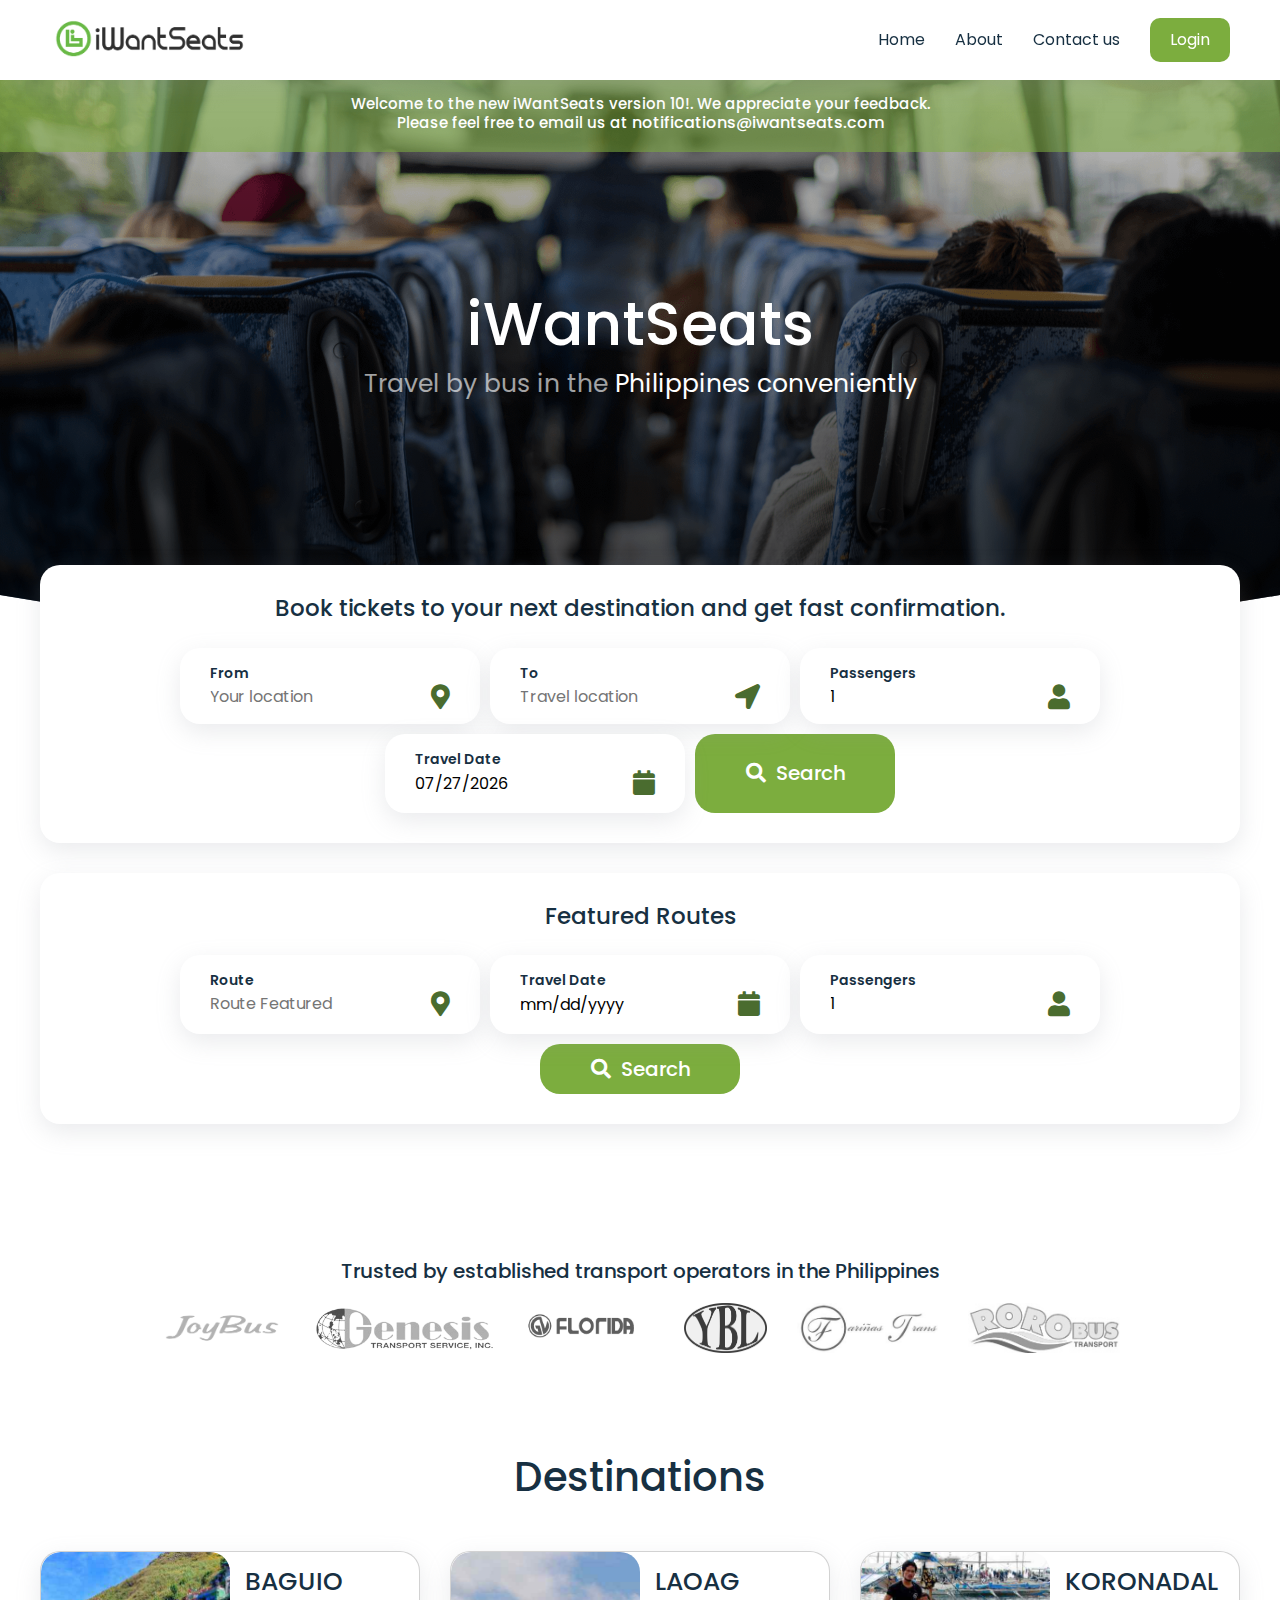
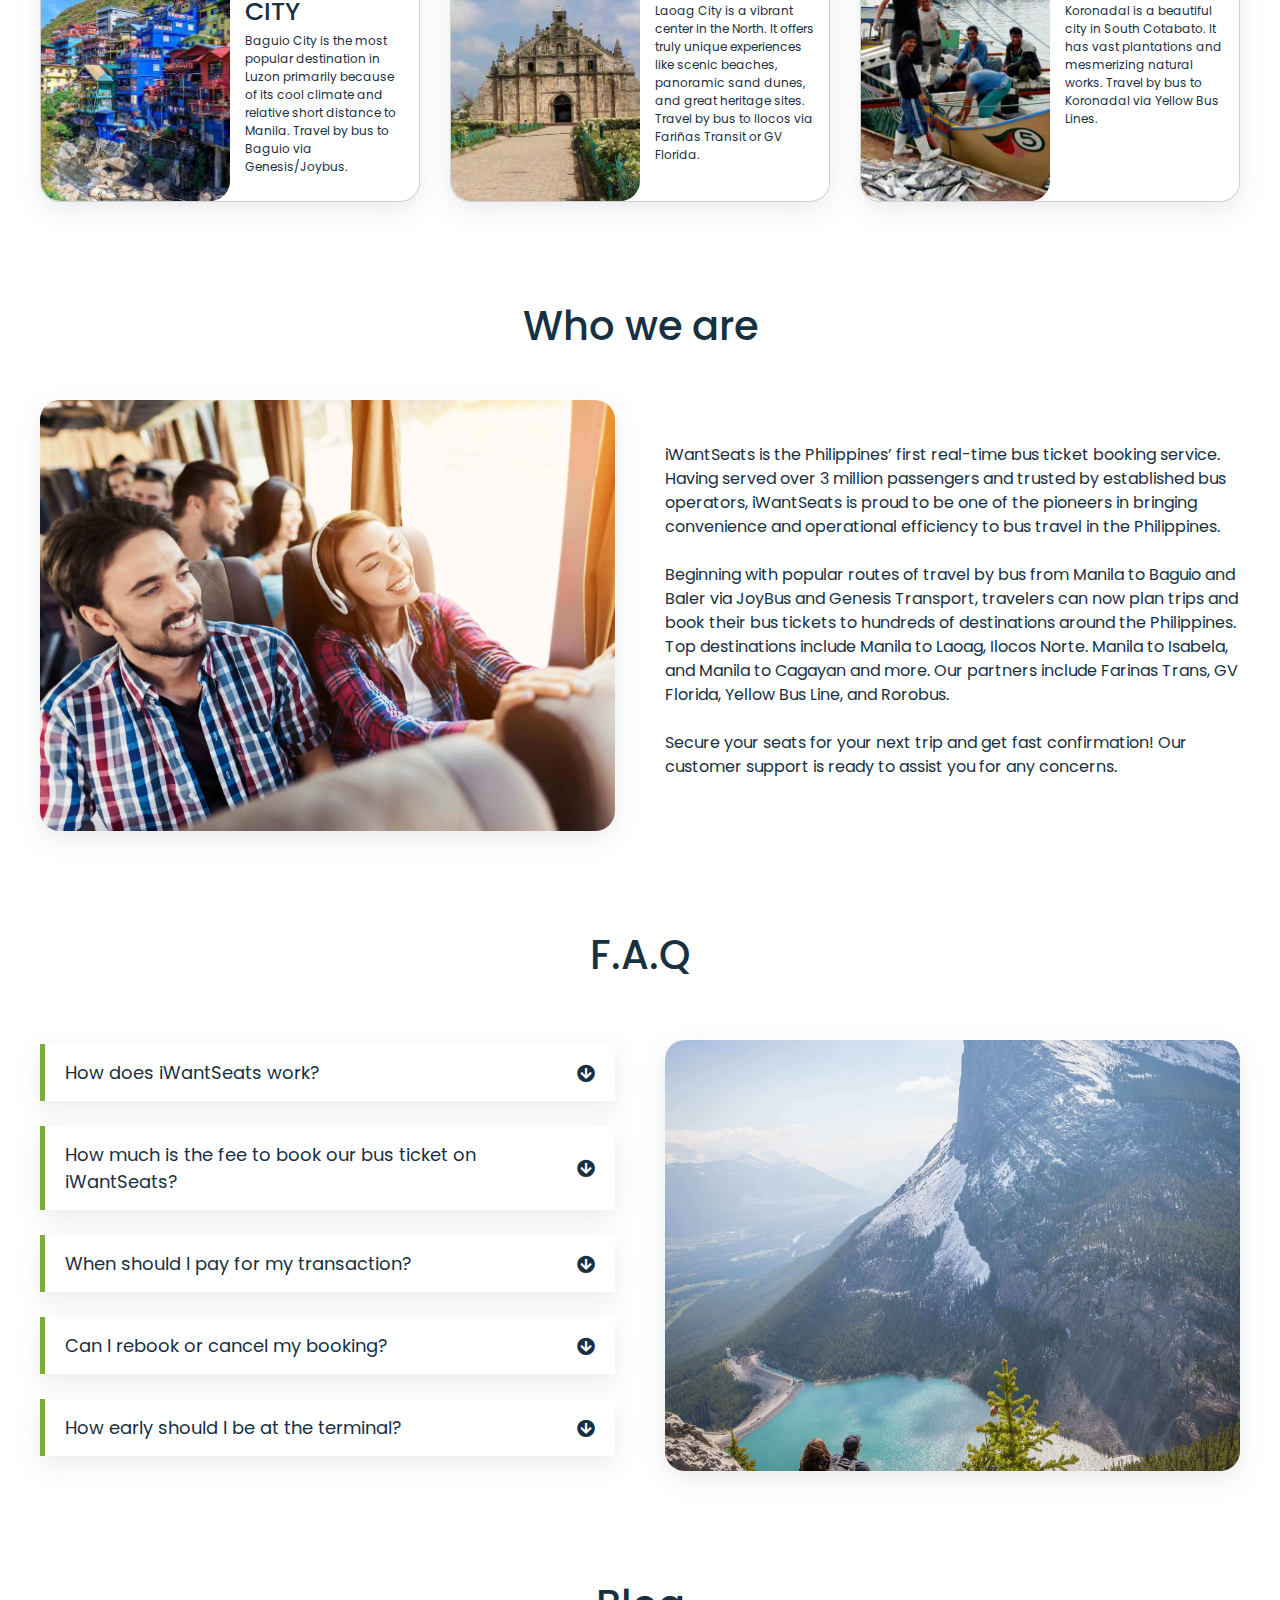
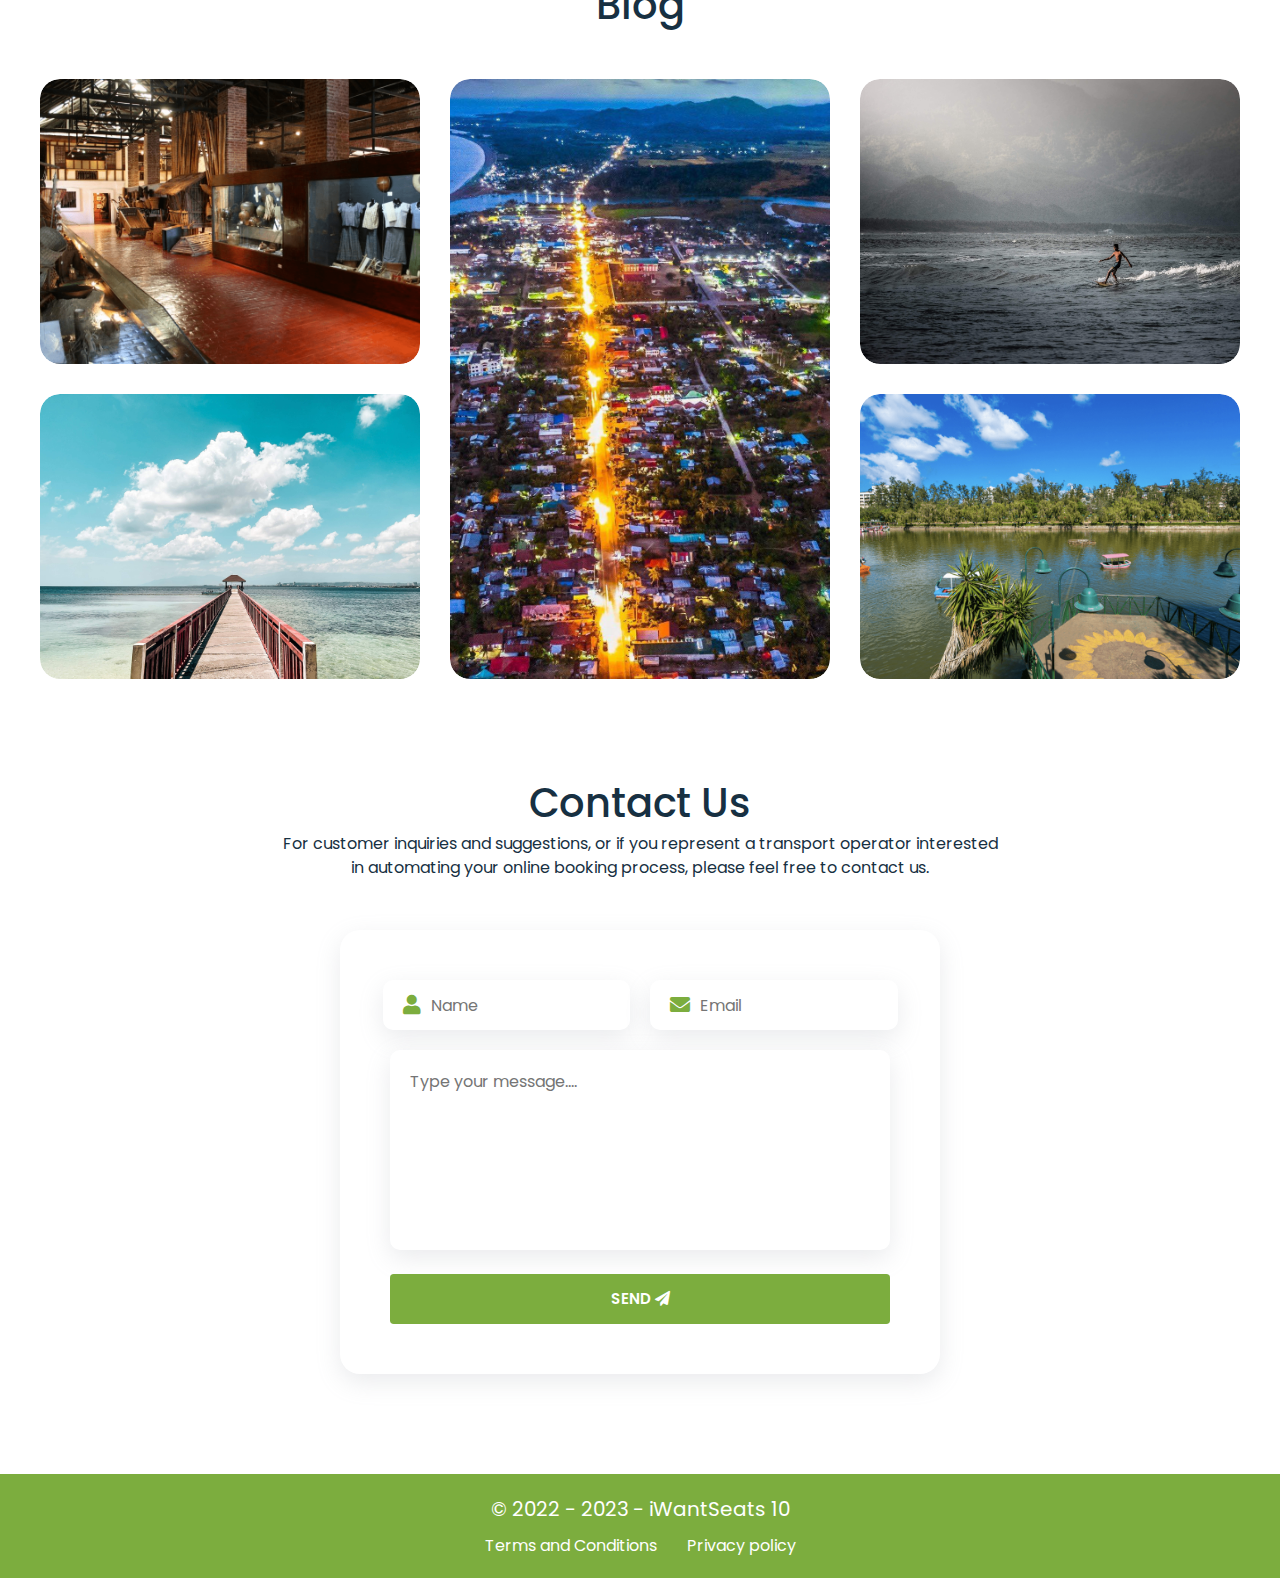
<file: index.html>
<!DOCTYPE html>
<html lang="en">

<head>
	<meta charset="UTF-8" />
	<meta content="IE=edge" http-equiv="X-UA-Compatible" />
	<meta content="width=device-width, initial-scale=1.0" name="viewport" />
	<!-- link css -->
	<link rel="stylesheet" href="assets/bootstrap/css/bootstrap.min.css" />
	<link href="assets/css/style.css?v=1683159031437" rel="stylesheet" />
	<link href="assets/css/form.min.css" rel="stylesheet" />
	<title>IWantSeats</title>
	<link href="assets/images/logo.png" rel="icon" sizes="185x191" type="image/png" />
	<link href="assets/swal/sweetalert2.min.css" rel="stylesheet" />

	<!-- unicons -->
	<link href="assets/fonts/fontawesome-all.min.css" rel="stylesheet" />
	<!-- <link href="https://unicons.iconscout.com/release/v4.0.0/css/line.css" rel="stylesheet" /> -->
	<style>
		.annouce {
			z-index: 99;
			background-color: rgba(124, 173, 62, 0.56);
			margin-top: 80px;
		}

		@media screen and (max-width: 992px) {
			.annouce {
				margin-top: 57px;
			}
		}

		@media screen and (max-width: 601px) {
			.annouce {
				margin-top: 75px;
			}

			;
		}

		input[type="date"]::-webkit-calendar-picker-indicator {
			display: none;
			-webkit-appearance: none;
		}
	</style>
</head>

<body>
	<header>
		<div class="container-max">
			<div class="logo" onclick="window.open('./', '_self')">
				<img alt="logo icon" src="assets/images/logo-black.png" />
			</div>
			<div class="links">
				<a href="#" onclick="menu()">Home</a>
				<a href="#" onclick="menu()">About</a>
				<a href="./#contact" onclick="menu()">Contact us</a>
				<div class="status"></div>
			</div>
			<div class="menu" onclick="menu()">
				<i class="fas fa-bars"></i>									</div>
		</div>
	</header>

	<main>
		<div class="w-100 position-absolute px-2 py-4 text-center annouce px-md-5">
			<h4 class="text-white s-announce">Welcome to the new iWantSeats version 10!. We appreciate your feedback.<br /> Please feel free to email
				us at
				<a class="text-white" style="text-decoration: none;"
					href="mailto:notifications@iwantseats.com">notifications@iwantseats.com</a>
			</h4>
		</div>
		<div class="banner">
			<div class="container">
				<div class="typo">
					<h1>iWantSeats</h1>
					<p>Travel by bus in the <span>Philippines conveniently</span></p>
				</div>
			</div>
		</div>
		<div class="container">
			<form class="search-bar-main" id="booking-form" method="POST" onsubmit="SearchForm(event)">
				<center>
					<h3 class="sub-title">
						Book tickets to your next destination and get fast confirmation.
					</h3>
				</center>
				<div class="search-bar">
					<div class="search-fild drop-box">
						<label for="from">From</label>
						<div class="input from-input">
							<i class="fas fa-search" style="display: none;"></i>
							<input autocomplete="off" class="from-value" id="from" name="from"
								oninput="getLocation(this.value)" placeholder="Your location" required />
							<i class="fas fa-map-marker-alt"></i>
						</div>
						<div class="dropdown">
							<div class="item from-locations"></div>
						</div>
					</div>
					<div class="search-fild drop-box">
						<label for="to">To</label>
						<div class="input to-input">
							<i class="fas fa-search" style="display: none;"></i>
							<input autocomplete="off" class="to-value" id="to" oninput="getDestination(this.value)"
								placeholder="Travel location" required />
							<i class="fas fa-location-arrow"></i>
						</div>
						<div class="dropdown">
							<div class="item to-locations"></div>
						</div>
					</div>
					<div class="search-fild">
						<label for="passenger">Passengers</label>
						<div class="input">
							<input id="passenger" required type="number" value="1" />
							<i class="fas fa-user"></i>
						</div>
					</div>
					<div class="search-fild">
						<label for="date_of_departure">Travel Date</label>
						<div class="input">
							<input id="date_of_departure" onchange="this.className=(this.value!=''?'has-value':'')"
								required type="date" onfocus="this.showPicker()" />
							<label for="date_of_departure"><i class="fas fa-calendar"></i></label>
						</div>
					</div>
					<!-- <div class="search-fild">
						<div class="flex">
							<label for="date_of_return">Return Date</label>
							<input id="chkReturn" type="checkbox" />
						</div>
						<div class="input">
							<input disabled id="date_of_return" name="date_of_return"
								onchange="this.className=(this.value!=''?'has-value':'')" type="date" />
							<i class="fas fa-calendar"></i>
						</div>
					</div> -->
					<button class="btn-primary search-btn" id="btn_search">
						<i class="fas fa-search"></i> Search
					</button>
				</div>
			</form>
		</div>

		<div class="container mt-5">
			<form class="search-bar-main" method="POST" onsubmit="SearchFormF(event)">
				<center>
					<h3 class="sub-title">
						Featured Routes
					</h3>
				</center>
				<div class="search-bar">
					<div class="search-fild drop-box">
						<label for="from">Route</label>
						<div class="input from-input">
							<i class="fas fa-search" style="display: none;"></i>
							<input autocomplete="off" id="routeF" name="routeF"
								oninput="getLocation(this.value)" placeholder="Route Featured" required />
							<i class="fas fa-map-marker-alt"></i>
						</div>
						<div class="dropdown">
							<div class="item from-locationsF"></div>
						</div>
					</div>

					<!-- <label for="from">From</label>
					<div class="input from-input">
						<i class="fas fa-search"></i>
						<input autocomplete="off" class="from-value" id="from" name="from"
							oninput="getLocation(this.value)" placeholder="Your location" required />
						<i class="fas fa-map-marker-alt"></i>
					</div>
					<div class="dropdown">
						<div class="item from-locations"></div>
					</div> -->

					<div class="search-fild">
						<label for="date_of_departure">Travel Date</label>
						<div class="input">
							<input id="date_of_departureF" onchange="this.className=(this.value!=''?'has-value':'')"
								required type="date" onfocus="this.showPicker()" />
							<label for="date_of_departureF"><i class="fas fa-calendar"></i></label>
						</div>
					</div>
					<div class="search-fild">
						<label for="passengerF">Passengers</label>
						<div class="input">
							<input id="passengerF" required type="number" value="1" />
							<i class="fas fa-user"></i>
						</div>
					</div>
					<!-- <div class="search-fild">
						<div class="flex">
							<label for="date_of_return">Return Date</label>
							<input id="chkReturn" type="checkbox" />
						</div>
						<div class="input">
							<input disabled id="date_of_return" name="date_of_return"
								onchange="this.className=(this.value!=''?'has-value':'')" type="date" />
							<i class="fas fa-calendar"></i>
						</div>
					</div> -->
					<button class="btn-primary search-btn">
						<i class="fas fa-search"></i> Search
					</button>
				</div>
			</form>
		</div>

	</main>
	<!-- 
	<section class="break">
		<div class="container">
			<h3>Over 3 million passengers served to provide travel convenience</h3>
		</div>
	</section> -->
	<!-- logo section -->
	<section class="sp">
		<div class="container">
			<h1 class="title t2">
				Trusted by established transport operators in the Philippines
			</h1>
			<div class="logos">
				<a href="joybus.html">
					<img alt="" src="assets/images/logo_joybus.png" />
				</a>
				<a href="joybus.html">
					<img alt="" src="assets/images/logogenesistransport.png" />
				</a>
				<a href="javascript:;">
					<img alt="" src="assets/images/gvflorida_logo.png" />
				</a>
				<a href="javascript:;">
					<img alt="" src="assets/images/ybllogo.png" />
				</a>
				<a href="javascript:;">
					<img alt="" src="assets/images/farinaslogo.png" />
				</a>
				<a href="javascript:;">
					<img alt="" src="assets/images/rorobus.png" />
				</a>
			</div>
		</div>
	</section>

	<section class="sp">
		<div class="container">
			<h1 class="title">Destinations</h1>
			<div class="card-wraper">
				<div class="card">
					<div class="cover">
						<img alt="" src="assets/images/1.png" />
					</div>
					<div class="body">
						<h1>BAGUIO CITY</h1>
						<p>
							Baguio City is the most popular destination in Luzon primarily
							because of its cool climate and relative short distance to
							Manila. Travel by bus to Baguio via Genesis/Joybus.
						</p>
					</div>
				</div>
				<div class="card">
					<div class="cover">
						<img alt="" src="assets/images/2.png" />
					</div>
					<div class="body">
						<h1>LAOAG</h1>
						<p>
							Laoag City is a vibrant center in the North. It offers truly
							unique experiences like scenic beaches, panoramic sand dunes,
							and great heritage sites. Travel by bus to Ilocos via Fariñas
							Transit or GV Florida.
						</p>
					</div>
				</div>
				<div class="card">
					<div class="cover">
						<img alt="" src="assets/images/3.png" />
					</div>
					<div class="body">
						<h1>KORONADAL</h1>
						<p>
							Koronadal is a beautiful city in South Cotabato. It has vast
							plantations and mesmerizing natural works. Travel by bus to
							Koronadal via Yellow Bus Lines.
						</p>
					</div>
				</div>
			</div>
		</div>
	</section>
	<!-- <section class="sp">
      <div class="container">
        <h1 class="title">Featured Routes</h1>
        <div class="card-wraper1">
          <div class="card">
            <div class="body">
              <h1>Cubao to Baguio via Joybus / Genesis Transport</h1>
            </div>
          </div>
          <div class="card">
            <div class="body">
              <h1>Cubao to Baler via Joybus / Genesis Transport</h1>
            </div>
          </div>
          <div class="card">
            <div class="body">
              <h1>Sampaloc, Manila to Laoag via Fariñas Trans</h1>
            </div>
          </div>
          <div class="card">
            <div class="body">
              <h1>Sampaloc, Manila to Tuguegarao via GV Florida</h1>
            </div>
          </div>
        </div>
      </div>
    </section> -->
	<!-- who we are -->
	<section class="sp">
		<div class="container">
			<h1 class="title">Who we are</h1>
			<div class="grid-2">
				<div class="img">
					<img alt="" src="assets/images/people.jpg" />
				</div>
				<div class="content">
					<p>
						iWantSeats is the Philippines’ first real-time bus ticket booking
						service. Having served over 3 million passengers and trusted by
						established bus operators, iWantSeats is proud to be one of the
						pioneers in bringing convenience and operational efficiency to bus
						travel in the Philippines. <br /><br />

						Beginning with popular routes of travel by bus from Manila to
						Baguio and Baler via JoyBus and Genesis Transport, travelers can
						now plan trips and book their bus tickets to hundreds of
						destinations around the Philippines. Top destinations include
						Manila to Laoag, Ilocos Norte. Manila to Isabela, and Manila to
						Cagayan and more. Our partners include Farinas Trans, GV Florida,
						Yellow Bus Line, and Rorobus.
						<br /><br />

						Secure your seats for your next trip and get fast confirmation!
						Our customer support is ready to assist you for any concerns.
					</p>
				</div>
			</div>
		</div>
	</section>

	<!-- how section -->
	<section class="sp">
		<div class="container">
			<h1 class="title">F.A.Q</h1>
			<div class="grid-2">
				<div class="faq-main">
					<div class="faq">
						<div class="question">
							How does iWantSeats work?
							<i class="fas fa-arrow-circle-down"></i>
						</div>
						<div class="answer">
							<p>
								With iWantSeats, you can view real-time availability of seats and book your bus tickets,
								select the seats you want, and pay conveniently via Gcash or bank deposit.<br /><br />
								Upon confirmation, you will receive the trip itinerary which you will present on the
								date of trip in exchange for the boarding ticket. </p>
						</div>
					</div>
					<div class="faq">
						<div class="question">
							How much is the fee to book our bus ticket on iWantSeats?
							<i class="fas fa-arrow-circle-down"></i>
						</div>
						<div class="answer">
							<p>
								iWantSeats only charges a minimal convenience booking fee of
								P30 to P50 per ticket.
							</p>
						</div>
					</div>
					<div class="faq">
						<div class="question">
							When should I pay for my transaction?
							<i class="fas fa-arrow-circle-down"></i>
						</div>
						<div class="answer">
							<p>
								Please settle your payment within 48 hours. Your reservation
								will automatically expire if we do not receive confirmation of
								payment from you within this period. You may rebook your trip
								if seats are still available.
							</p>
						</div>
					</div>
					<div class="faq">
						<div class="question">
							Can I rebook or cancel my booking?
							<i class="fas fa-arrow-circle-down"></i>
						</div>
						<div class="answer">
							<p>
								To rebook or cancel a confirmed booking, you may send the request to
								<a href="mailto:payments@iwantseats.com.ph">payments@iwantseats.com.ph</a> . Rebooking
								or cancellation is not guaranteed as it may also
								depend on the operator’s policy. <br /><br />

								Charges may be applied when making changes to a confirmed booking. Please read the Terms
								and Conditions prior to booking.
							</p>
						</div>
					</div>
					<div class="faq">
						<div class="question">
							How early should I be at the terminal?
							<i class="fas fa-arrow-circle-down"></i>
						</div>
						<div class="answer">
							<p>
								Once you receive your e-ticket after payment, you will just
								need to show this at the terminal. Please be there 30 minutes
								before your scheduled trip.
							</p>
						</div>
					</div>
				</div>
				<div class="img fix">
					<img alt="" src="assets/images/banner1.jpg" />
				</div>
			</div>
		</div>
	</section>
	<section class="sp" id="blog">
		<div class="container">
			<h1 class="title">Blog</h1>
			<div class="blog-grid">
				<div class="left">
					<a target="_blank"
						href="https://iwantseatsph.wordpress.com/2022/11/11/5-things-to-do-in-laoag-city/">
						<div class="post">
							<div class="cover">
								<img alt="" src="assets/images/blog/laoag.png" />
							</div>
							<div class="body">
								<h1>5 Things to do in Laoag City</h1>
								<p>
									So you’ve decided to explore Laoag City, part of the
									beautiful and vibrant Ilocos Norte region in the
									Philippines.
								</p>
							</div>
						</div>
					</a>
					<a target="_blank"
						href="https://iwantseatsph.wordpress.com/2023/01/25/hidden-gems-of-mindanao-travel-to-davao-and-general-santos-city/">
						<div class="post">
							<div class="cover">
								<img alt="" src="assets/images/blog/davao-travel.jpg" />
							</div>
							<div class="body">
								<h1>
									Hidden Gems of Mindanao: Travel to Davao and General Santos
									City
								</h1>
								<p>
									Mindanao, the southernmost island group of the Philippines,
									is often overlooked by tourists in favor of more popular
									destinations like Palawan and Boracay.
								</p>
							</div>
						</div>
					</a>
				</div>
				<div class="mid">
					<a target="_blank"
						href="https://iwantseatsph.wordpress.com/2023/01/26/discovering-tuguegarao-and-cagayan/">
						<div class="post">
							<div class="cover">
								<img alt="" src="assets/images/blog/sta-ana-cagayan.jpg" />
							</div>
							<div class="body">
								<h1>Discovering Tuguegarao and Cagayan</h1>
								<p>
									Cagayan, on the other hand, is a nature lover’s paradise.
									The province is home to the Cagayan Special Economic Zone
									and Freeport, where you can find the famous white sand
									beaches of Palaui Island and experience the local culture of
									the Cagayanons.
								</p>
							</div>
						</div>
					</a>
				</div>
				<div class="right">
					<a target="_blank"
						href="https://iwantseatsph.wordpress.com/2023/01/26/baler-a-chill-surf-destination/">
						<div class="post">
							<div class="cover">
								<img alt="" src="assets/images/blog/baler-surfing.jpg" />
							</div>
							<div class="body">
								<h1>Baler: A Chill Surf Destination</h1>
								<p>
									Baler, located in the province of Aurora in the Philippines,
									is a hidden gem that offers a unique blend of history,
									culture, and nature.
								</p>
							</div>
						</div>
					</a>
					<a target="_blank"
						href="https://iwantseatsph.wordpress.com/2023/01/25/10-places-to-visit-in-baguio-city/">
						<div class="post">
							<div class="cover">
								<img alt="" src="assets/images/blog/baguio-city-places-by-bus.png" />
							</div>
							<div class="body">
								<h1>10 Places to Visit in Baguio City</h1>
								<p>
									Baguio City is perhaps one of the coolest tourist
									destinations in the Philippines! Literally and figuratively!
									No wonder it’s the country’s Summer Capital.
								</p>
							</div>
						</div>
					</a>
				</div>
			</div>
		</div>
	</section>
	<section class="sp" id="contact">
		<div class="container">
			<div class="sec-typo">
				<h1>Contact Us</h1>
				<p>
					For customer inquiries and suggestions, or if you represent a
					transport operator interested in automating your online booking
					process, please feel free to contact us.
				</p>
			</div>

			<form id="contactForm" class="contact-form">
				<div class="row">
					<div class="fild">
						<i class="fas fa-user"></i>
						<input name="name" placeholder="Name" type="text" required />
					</div>
					<div class="fild">
						<i class="fas fa-envelope"></i>
						<input name="email" placeholder="Email" type="email" required />
					</div>
				</div>
				<textarea id="" required name="message" placeholder="Type your message...."></textarea>

				<button class="btn signup fs-4" type="submit">
					Send <i class="fas fa-paper-plane"></i>
				</button>
			</form>
		</div>
	</section>
	<footer>
		<div class="container">
			<center>
				<p>&copy; 2022 - 2023 - iWantSeats 10</p>
				<div class="privacy">
					<a href="javascript:;" data-bs-toggle="modal" data-bs-target="#modal-terms">Terms and Conditions</a>
					<a href="javascript:;" data-bs-toggle="modal" data-bs-target="#modal-policy">Privacy policy</a>
				</div>
			</center>
		</div>
	</footer>

	<div id="modal-policy" class="modal fade" role="dialog" tabindex="-1">
		<div class="modal-dialog modal-lg modal-dialog-centered modal-dialog-scrollable" role="document">
			<div class="modal-content">
				<div class="modal-header p-3">
					<h3 class="modal-title">Privacy Policy</h3>
					<button class="btn-close" type="button" data-bs-dismiss="modal" aria-label="Close"></button>
				</div>
				<div class="modal-body">
					<div w3-include-html="policy.html"></div>
				</div>
				<div class="modal-footer d-flex justify-content-center p-3">
					<button class="btn btn-light fs-4" type="button" data-bs-dismiss="modal">Close</button>
				</div>
			</div>
		</div>
	</div>
	<div id="modal-terms" class="modal fade" role="dialog" tabindex="-1">
		<div class="modal-dialog modal-lg modal-dialog-centered modal-dialog-scrollable" role="document">
			<div class="modal-content">
				<div class="modal-header p-4">
					<h3 class="modal-title">Terms and Conditions</h3>
					<button class="btn-close" type="button" data-bs-dismiss="modal" aria-label="Close"></button>
				</div>
				<div class="modal-body">
					<div w3-include-html="terms.html"></div>
				</div>
				<div class="modal-footer d-flex justify-content-center p-3">
					<button class="btn btn-light fs-4" type="button" data-bs-dismiss="modal">Close</button>
				</div>
			</div>
		</div>
	</div>

	<div id="modal-resetpass" class="modal fade" role="dialog" tabindex="-1" data-bs-backdrop="static"
		data-bs-keyboard="false">
		<div class="modal-dialog modal-sm modal-dialog-centered" role="document">
			<div class="modal-content">
				<div class="modal-header">
					<h4 class="modal-title">Reset Password</h4><button class="btn-close" type="button"
						data-bs-dismiss="modal" aria-label="Close"></button>
				</div>
				<div class="modal-body">
					<form class="fs-4" id="formReset" onsubmit="ResetPass(event)"
						oninput='cnewpass.setCustomValidity(cnewpass.value != newpass.value ? "Passwords do not match." : "")'>
						<input type="hidden" id="fToken" value="">
						<div class="mb-2"><label class="form-label">New Password</label>
							<input name="newpass" id="newpass" autocomplete="off" class="form-control" required
								type="password" />
						</div>
						<div><label class="form-label">Confirm Password</label>
							<input autocomplete="off" name="cnewpass" id="cnewpass" class="form-control" required
								type="password" />
						</div>
						<button class="d-none" type="submit" id="btnResetConfirm">submit</button>
					</form>
				</div>
				<div class="modal-footer d-flex justify-content-center"><button class="btn btn-primary fs-5"
						type="button" onclick="$('#btnResetConfirm').click();">CONFIRM</button></div>
			</div>
		</div>
	</div>

	<script>
		function addElement(el, url) {
			let element = document.createElement(el);
			if (el === "link") {
				element.setAttribute("href", url + "?v=" + Date.now());
				element.setAttribute("rel", "stylesheet");
				document.head.appendChild(element);
			} else {
				element.setAttribute("src", url + "?v=" + Date.now());
				document.body.appendChild(element);
			}
		}



		// $('#formReset').on('submit', function (e) {
		// 	e.preventDefault();
		// 	alert('reset');
		// });
	</script>
	<script rel="script" src="assets/js/jquery.min.js"></script>
	<script src="assets/bootstrap/js/bootstrap.min.js"></script>
    <script rel="script" src="assets/js/moment.min.js"></script>
	<script rel="script" src="assets/js/axios.min.js"></script>
	<script rel="script" src="assets/js/lodash.min.js"></script>
	<script rel="script" src="assets/swal/sweetalert2.min.js"></script>
	<script rel="script" src="assets/js/loadingoverlay.min.js"></script>
	<script async rel="script" src="assets/js/app.js?v=1683159031437"></script>
	<script async rel="script" src="assets/js/main.js?v=1683159031437"></script>
	<script>
		$("#chkReturn").change(function () {
			if (this.checked) {
				Swal.fire(
					"Roundtrip search is not available at this time. You may book roundtrip tickets separately. Thank you."
				);
			}
		});	

		const ResetPass = async (e) => {
			e.preventDefault();
			let fToken = $('#fToken').val();
			let data = {
				email: fToken.split(':')[0],
				token: fToken.split(':')[1],
				newpassword: $('#newpass').val()
			};
			//console.log('data', data);

			let input = `https://iwsenterprise.com/squareone/iws10_confirmresetpass`;
			let res = await axios.post(input, data, axiosConfig);
			if (res.data.RESULT === "SAVED") {
				await Swal.fire(
					"Sucess",
					"Your password has been changed successfully.",
					"success"
				).then(function () {
					$("#formReset").trigger("reset");
					window.location = "./";
				});
			} else {
				Swal.fire("Failed..", "", "Oops.. Something occurred.");
				//console.log("response", res);
			}

		}

		$("#modal-resetpass").on('hide.bs.modal', function () {
			window.location = "./";
		});

	</script>

</body>

</html>
</file>
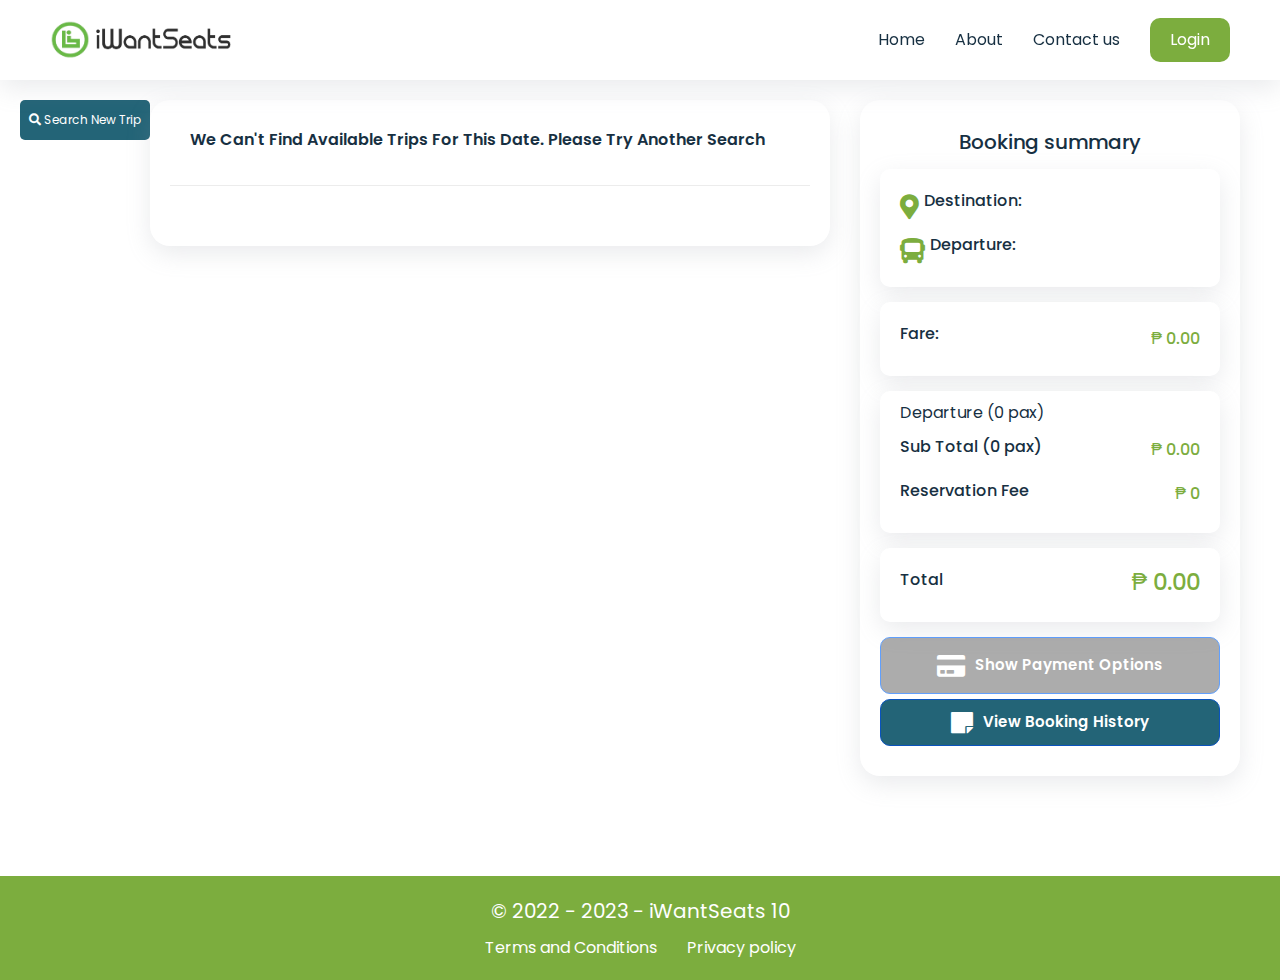
<file: booking.html>
<!DOCTYPE html>
<html lang="en">

<head>
    <meta charset="UTF-8" />
    <meta content="width=device-width, initial-scale=1.0" name="viewport" />
    <!-- link css -->
    <link rel="stylesheet" href="assets/bootstrap/css/bootstrap.min.css" />
    <link href="assets/css/style.css?v=1680091369477" rel="stylesheet" />
    <link href="assets/css/form.min.css?v=1680091369477" rel="stylesheet" />
    <link href="assets/css/booking.css?v=1680091369477" rel="stylesheet" />
    <link href="assets/css/buss.css?v=1680091369477" rel="stylesheet" />
    <link href="assets/swal/sweetalert2.min.css" rel="stylesheet" />

    <!-- unicons -->
    <link href="assets/fonts/fontawesome-all.min.css" rel="stylesheet" />
    <!-- <link href="https://unicons.iconscout.com/release/v4.0.0/css/line.css" rel="stylesheet" /> -->
    <title>IWantSeats</title>
    <link href="assets/images/logo.png" rel="icon" sizes="185x191" type="image/png">
    <style>
        ::-webkit-scrollbar-track {
            -webkit-box-shadow: inset 0 0 6px rgba(0, 0, 0, 0.3);
            border-radius: 10px;
            background-color: #F5F5F5;
            overflow-x: auto;
        }

        ::-webkit-scrollbar {
            width: 12px;
            background-color: #F5F5F5;
            overflow-x: auto;
        }

        ::-webkit-scrollbar-thumb {
            border-radius: 10px;
            -webkit-box-shadow: inset 0 0 6px rgba(0, 0, 0, .3);
            /* background-color: var(--primary); */
            overflow-x: auto;
        }

        input[type="date"]::-webkit-calendar-picker-indicator {
            display: none;
            -webkit-appearance: none;
        }

        .rounded-pill-top {
            border-radius: 50px 50px;
        }

        .loaderImg {
            background: #fff url(./assets/images/bus.gif) no-repeat scroll 50% 50%;
            height: 100%;
            left: 0;
            top: 0;
            position: fixed;
            width: 100%;
            z-index: 999999 !important;
        }
    </style>
</head>

<body>
    <div class="loaderImg"></div>
    <header>
        <div class="container-max">
            <div class="logo">
                <a class="navbar-brand" href="./">
                    <img src="assets/images/logo.png" style="width: 40px; height: 40px;" />
                    <img src="assets/images/logo-black-copy.png" style="width: 144px;" />
                </a>
            </div>
            <div class="links">
                <a href="./" onclick="menu()">Home</a>
                <a href="./#" onclick="menu()">About</a>
                <a href="./#contact" onclick="menu()">Contact us</a>
                <div class="status">
                    <a href="#" onclick="Logout()">
                        <button class="btn-primary">Logout</button>

                    </a>
                </div>
            </div>
            <div class="menu" onclick="menu()">
                <i class="fas fa-align-center"></i>
            </div>
        </div>
    </header>
    <main>
        <button class="btn search-ag" onclick="openSearchbar()">
            <i class="fas fa-search"></i> Search New Trip
        </button>

        <div class="container">
            <form class="search-bar-main" method="POST">
                <div class="search-bar">
                    <div class="travel-location">
                        <div class="search-fild drop-box">
                            <label for="from">From</label>
                            <div class="input from-input">
                                <i class="fas fa-search" style="display: none;"></i>
                                <input autocomplete="off" class="from-value" id="from" name="from"
                                    oninput="getLocation(this.value)" placeholder="Your location" required />
                                <i class="fas fa-map-marker-alt"></i>
                            </div>
                            <div class="dropdown">
                                <div class="item from-locations">
                                </div>
                            </div>
                        </div>
                        <div class="search-fild drop-box">
                            <label for="to">To</label>
                            <div class="input to-input">
                                <i class="fas fa-search" style="display: none;"></i>
                                <input autocomplete="off" class="to-value" id="to" oninput="getDestination(this.value)"
                                    placeholder="Travel location" required />
                                <i class="fas fa-location-arrow"></i>
                            </div>
                            <div class="dropdown">
                                <div class="item to-locations">
                                </div>
                            </div>
                        </div>
                    </div>
                    <div class="date-passengers">
                        <div class="search-fild">
                            <label for="from">Passengers</label>
                            <div class="input">
                                <input id="passenger" required type="number" value="1" />
                                <i class="fas fa-user"></i>
                            </div>
                        </div>
                        <div class="search-fild">
                            <label for="date_of_departure">Travel Date</label>
                            <div class="input">
                                <input id="date_of_departure" onchange="this.className=(this.value!=''?'has-value':'')"
                                    required type="date" onfocus="this.showPicker()" />
                                <label for="date_of_departure"><i class="fas fa-calendar"></i></label>
                            </div>
                        </div>
                        <!-- <div class="search-fild">
                            <div class="flex">
                                <label for="date_of_return">Return Date</label>
                                <input id="chkReturn" type="checkbox" />
                            </div>
                            <div class="input">
                                <input disabled id="date_of_return" name="date_of_return"
                                    onchange="this.className=(this.value!=''?'has-value':'')" type="date" />
                                <i class="fas fa-calendar"></i>
                            </div>
                        </div> -->
                        <button class="btn-primary search-btn" onclick="SearchForm(event)">
                            <i class="fas fa-search"></i> Search
                        </button>
                    </div>
                </div>
            </form>
        </div>
    </main>
    <section class="sp">
        <div class="container">
            <div class="layout-main">
                <div class="steps-main w-100">
                    <div class="step-block search-res step-active">
                        <div class="choosen-location">
                            <p id="header_travel"></p>
                            <!-- <div class="time">-->
                            <!--                  <input -->
                            <!--                    type="datetime-local"-->
                            <!--                    placeholder="Date and time"-->
                            <!--                    onchange="this.className=(this.value!=''?'has-value':'')"-->
                            <!--                    placeholder="date"-->
                            <!--                  />-->
                            <!--                </div> -->
                        </div>
                        <div class="search-result-main">
                        </div>
                    </div>

                    <!-- payment step -->
                    <div class="step-block booking-payment">
                        <h1 class="block-title">Payment method</h1>
                        <!--                    <div style="padding: 10px 10px 20px 10px; font-style: normal">-->
                        <!--                        <p>Reservation No: <span style="font-weight: bold">sdfasd</span> </p>-->
                        <!--                        <p>Travel Date: <span style="font-weight: bold">sdfasd</span> </p>-->
                        <!--                    </div>-->
                        <div class="payment-tabs">
                            <div class="tab active" data-target="card-gcash">
                                Gcash and Card
                            </div>
                            <div class="tab" data-target="bank-deposit">Bank deposit</div>
                        </div>
                        <!-- card and gcash pay -->
                        <div class="payment-module active" data-content="card-gcash">
                            <!--                <div class="payment-block">-->
                            <!--                  <div>-->
                            <!--                    <input type="radio" name="payment" checked />-->
                            <!--                    <div class="content">-->
                            <!--                      <h3>Credit Card</h3>-->
                            <!--                      <p>-->
                            <!--                        Safe money transfer using your bank account. Visa,-->
                            <!--                        Mastro, Discover, American Express, etc.-->
                            <!--                      </p>-->
                            <!--                    </div>-->
                            <!--                    <div class="card-icon">-->
                            <!--                      <img src="assets/images/cards.png" alt="" />-->
                            <!--                    </div>-->
                            <!--                  </div>-->

                            <!--                  <form class="card-form" action="#">-->
                            <!--                    <div class="row">-->
                            <!--                      <div class="input">-->
                            <!--                        <label for="fname">First name</label>-->
                            <!--                        <input-->
                            <!--                          type="text"-->
                            <!--                          id="fname"-->
                            <!--                          placeholder="First name"-->
                            <!--                        />-->
                            <!--                      </div>-->
                            <!--                      <div class="input">-->
                            <!--                        <label for="lname">Last name</label>-->
                            <!--                        <input-->
                            <!--                          type="text"-->
                            <!--                          id="lname"-->
                            <!--                          placeholder="First name"-->
                            <!--                        />-->
                            <!--                      </div>-->
                            <!--                    </div>-->
                            <!--                    <div class="flex">-->
                            <!--                      <div class="input">-->
                            <!--                        <label for="card">Card number</label>-->
                            <!--                        <input-->
                            <!--                          type="text"-->
                            <!--                          id="card"-->
                            <!--                          placeholder="0000 0000 0000 0000"-->
                            <!--                        />-->
                            <!--                      </div>-->
                            <!--                      <div class="input">-->
                            <!--                        <label for="e-date">Expiry Date</label>-->
                            <!--                        <input type="text" id="e-date" placeholder="MM/YY" />-->
                            <!--                      </div>-->
                            <!--                      <div class="input">-->
                            <!--                        <label for="cvv">CVV</label>-->
                            <!--                        <input type="text" id="cvv" placeholder="000" />-->
                            <!--                      </div>-->
                            <!--                    </div>-->
                            <!--                    <div class="row">-->
                            <!--                      <div class="input">-->
                            <!--                        <label for="country">Country</label>-->
                            <!--                        <input type="text" id="country" placeholder="Country" />-->
                            <!--                      </div>-->
                            <!--                      <div class="input">-->
                            <!--                        <label for="postal">Postal/Zip</label>-->
                            <!--                        <input-->
                            <!--                          type="text"-->
                            <!--                          id="postal"-->
                            <!--                          placeholder="Postal/Zip"-->
                            <!--                        />-->
                            <!--                      </div>-->
                            <!--                    </div>-->
                            <!--                  </form>-->
                            <!--                </div>-->

                            <div class="payment-block gcash">
                                <div>
                                    <input class="gcashi" name="gcash" type="radio" id="gcash" />
                                    <div class="content">
                                        <label for="gcash">
                                            <h3>Pay with GCash</h3>
                                        </label>
                                        <p>
                                            Safe money transfer using your bank account. Visa,
                                            MasterCard, Discover, American Express, etc.
                                        </p>
                                    </div>
                                    <div class="card-icon">
                                        <label for="gcash"><img alt="" src="assets/images/gcash.png" /></label>
                                    </div>
                                </div>
                            </div>


                            <div class="payment-block gcash" style="text-align: center">
                                <p>
                                    Payments via GCash (Paymongo) are instantly confirmed. Kindly expect your confirmed
                                    trip
                                    itinerary in your e-mail after payment.
                                    <br />
                                    <br />
                                    If you do not receive your confirmed itinerary within 2 hours of GCash payment,
                                    please
                                    E-MAIL <a href="mailto:payments@iwantseats.com.ph"><span
                                            style="color: blue">PAYMENTS@IWANTSEATS.COM.PH</span></a>
                                    with your reservation number.
                                </p>
                            </div>
                        </div>
                        <!-- card and gcash pay end -->

                        <!-- Bank payment option -->
                        <div class="payment-module" data-content="bank-deposit">
                            <div class="typo3">
                                <h2 class="block-title">Pay over-the counter or online</h2>
                                <p>
                                    To send payment, please follow the easy instructions below.
                                </p>
                            </div>

                            <div class="payment-block bank">
                                <div class="typo3">
                                    <h2>Pay via BDO deposit</h2>
                                </div>
                                <div class="info">
                                    <div class="item">
                                        <p>Account name:</p>
                                        <span>Augmata Inc <i class="fas fa-copy"></i></span>
                                    </div>
                                    <div class="item">
                                        <p>Account number:</p>
                                        <span>0069-3007-3406<i class="fas fa-copy"></i></span>
                                    </div>
                                    <div class="item">
                                        <p>Account Type:</p>
                                        <span>Savings
                                            <i class="fas fa-copy"></i></span>
                                    </div>
                                </div>
                            </div>
                            <div class="payment-block bank">
                                <div class="typo3">
                                    <h2>Pay via Bank of the Philippine Islands(BPI) deposit</h2>
                                </div>
                                <div class="info">
                                    <div class="item">
                                        <p>Account name:</p>
                                        <span>Stephanie Kapunan<i class="fas fa-copy"></i></span>
                                    </div>
                                    <div class="item">
                                        <p>Account number:</p>
                                        <span>3919-1197-39<i class="fas fa-copy"></i></span>
                                    </div>
                                    <div class="item">
                                        <p>Account Type:</p>
                                        <span>Savings
                                            <i class="fas fa-copy"></i></span>
                                    </div>
                                </div>
                            </div>
                            <div class="payment-block bank">
                                <center>
                                    <p>
                                        Once paid, PLEASE SEND YOUR PROOF OF PAYMENT with your reservation number to
                                        <a href="mailto:payments@iwantseats.com.ph"><span
                                                style="color: blue">PAYMENTS@IWANTSEATS.COM.PH</span></a>
                                        or UPLOAD IT BELOW to
                                        avoid auto-cancellation of booking.
                                        <br />
                                        <br />
                                        Bookings paid by Bank Transfer must still be confirmed with proof of payment.
                                        Upon
                                        confirmation, please expect your confirmed trip itinerary in your e-mail within
                                        24
                                        hours.
                                    </p>
                                    <br />
                                    <button class="btn btn-primary proof-btn fs-4" data-target="bank-proof">
                                        Payment Proof
                                    </button>
                                </center>
                            </div>
                        </div>
                        <!-- Bank payment option end -->

                        <!-- proof submission -->
                        <div class="payment-module Proof" data-content="bank-proof">
                            <div class="typo3">
                                <h1 class="block-title">Proof of your payment</h1>
                                <p>
                                    Upload photos or scanned copies of the requirements below.
                                </p>
                            </div>
                            <div class="payment-block bank">
                                <center>
                                    <form id="payForm" method="post" onsubmit="UploadFile(event)">
                                        <div class="document-up">
                                            <label for="paymentFile">
                                                <img alt="" id="iproof" src="assets/images/upload.svg" />
                                            </label>
                                            <input accept="image/*" id="paymentFile" name="paymentFile"
                                                onchange="loadFile(event)" required type="file" />
                                        </div>
                                        <p>
                                            The Upload/Submit button will upload the submitted proof of payment to <span
                                                style="color: blue">payments@iwantseats.com.ph</span> along with the
                                            Reservation Number
                                        </p>
                                        <br /><br />
                                        <button class="btn btn-primary fs-4">Submit</button>
                                    </form>
                                </center>
                            </div>
                        </div>
                        <!-- proof submission end -->
                    </div>
                </div>

                <!-- bus seat planing and mobile modal -->
                <div class="booking-details">
                    <h3 class="title">Booking summary</h3>
                    <div class="reserveBox" style="text-align: center; display: none">
                        <p class="text-center" style="padding: 10px;background-color: #7cad3e;border-radius: 7px;">
                            Reservation No: <span id="reservationNo"
                                style="text-decoration: underline; color: whitesmoke; font-weight: 600; "></span>
                        </p>
                    </div>
                    <div class="block bus-seat-select">
                        <h3 class="title">Choose Seat</h3>
                        <div class="block fs-5 p-1">

                            <div class="table-responsive">
                                <table class="table table-borderless table-sm">
                                    <thead>
                                        <tr>
                                            <td colspan="6" class="text-center">
                                                SEAT CATEGORIES
                                            </td>
                                        </tr>
                                    </thead>
                                    <tbody>
                                        <tr>
                                            <td style="width: 30px;">
                                                <div>
                                                    <img style="width: 30px; height: 30px;" alt=""
                                                        src="assets/images/availble.png">
                                                </div>
                                            </td>
                                            <td class="align-middle">Available</td>
                                            <td style="width: 30px;">
                                                <div>
                                                    <img style="width: 30px; height: 30px;" alt=""
                                                        src="assets/images/senior.png">
                                                </div>
                                            </td>
                                            <td class="align-middle">SERNIOR/PWD</td>
                                            <td style="width: 30px;">
                                                <div>
                                                    <img style="width: 30px; height: 30px;" alt=""
                                                        src="assets/images/reserved.png">
                                                </div>
                                            </td>
                                            <td class="align-middle">Reserved</td>
                                        </tr>

                                    </tbody>
                                </table>
                            </div>
                        </div>

                        <div
                            class=" bus-body table-responsive border border-2 rounded-pill-top rounded-bottom p-4 shadow">
                        </div>
                    </div>
                    <div class="block passenger-s" id="passenger-block">
                        <h3 class="title">Passenger(s)</h3>
                        <div id="passenger-list">
                        </div>
                        <div style="overflow: auto; text-align: center">
                            <button class="btn btn-primary fs-4 assignseat" onclick="assignSeat()"
                                style="padding: 5px 10px 5px 10px; width: 60%">
                                Assign
                                Seat
                            </button>
                        </div>

                    </div>
                    <div class="block locate-block">
                        <div class="item">
                            <i class="fas fa-map-marker-alt"></i>
                            <div>
                                <p>Destination:</p>
                                <p id="side_header"></p>
                            </div>
                        </div>
                        <div class="item">
                            <i class="fas fa-bus"></i>
                            <div id="s_departure">
                                <p>Departure:</p>
                                <span id="side_departure"></span>
                            </div>
                        </div>
                    </div>
                    <div class="block">
                        <div class="item">
                            <div>
                                <p>Fare:</p>
                                <span id="s_fare">₱ 0.00</span>
                            </div>
                        </div>
                    </div>
                    <div class="block">
                        <div id="sub_total">

                            <p>Departure <span>(0 pax)</span></p>
                            <div class="item">
                                <p>Sub Total <span>(0 pax)</span></p>
                                <h3><span>₱ 0.00</span></h3>
                            </div>
                        </div>
                        <div class="item">
                            <p>Reservation Fee</p>
                            <h3><span id="res_fee">₱ 0</span></h3>
                        </div>
                    </div>
                    <div class="block">
                        <div class="item">
                            <p>Total</p>
                            <h2><span id="gran_total">₱ 0.00</span></h2>
                        </div>
                    </div>
                    <div class="block" id="consent" style="display: none;">
                        <table style="width:100%; background-color: white!important;">
                            <tbody>
                                <tr>
                                    <td style="width: 30px;background-color: white;"><input id="terms_policy"
                                            type="checkbox" class="form-check-input"></td>
                                    <td style="background-color: white;">
                                        <label for="terms_policy" class="fs-4">I agree to <a data-bs-toggle="modal"
                                                href="#modal-terms"
                                                style="color: var(--secoundary); font-size: 1.6rem;">Terms and
                                                Conditions</a> & <a data-bs-toggle="modal"
                                                data-bs-target="#modal-policy" href="javascript:;"
                                                style="color: var(--secoundary); font-size: 1.6rem;">Privacy
                                                Policy</a></label>
                                    </td>
                                </tr>
                            </tbody>
                        </table>
                    </div>

                    <button class="btn pay-con continue btn-primary fs-4 p-4" disabled onclick="continuePayment()">
                        <i class="fas fa-credit-card"></i>
                        Show Payment Options
                    </button>
                    <button class="btn cancel-btn btn-sm fs-4 btn-danger p-3" onclick="closeModal()">
                        Cancel Booking
                    </button>
                    <a href="./user-admin.html" style="background-color: var(--green);"
                        class="btn continue active btn-primary fs-4 mt-2 p-3 btn-history">
                        <i class="fas fa-sticky-note"></i>
                        View Booking History
                    </a>
                </div>
                <!-- bus seat planing and mobile modal end -->

                <!-- booking popup modal -->
                <div class="booking-modal">
                    <div class="wraper-item">
                        <table class="table fs-4 table-bordered">
                            <tr>
                                <th>Seat No</th>
                                <th>Seat Name</th>
                                <th>Type</th>
                            </tr>
                            <tr>
                                <td>11</td>
                                <td>Seat 11</td>
                                <td>1</td>
                            </tr>
                        </table>
                        <input id="seatNo" type="hidden" value="0">
                        <select id="passenger_assign">
                            <option value="#">User name here</option>
                        </select>
                        <div class="btns">
                            <button class="btn btn-primary fs-4" id="btn_reserve_passenger"
                                onclick="confirmBooking(this)">
                                Confirm
                            </button>
                            <button class="btn btn-primary fs-4" onclick="cancelBooking()">
                                Cancel
                            </button>
                        </div>
                    </div>
                </div>
                <!-- booking popup modal end -->



                <!-- edit booking unser info modal -->
                <div class="edit-booked-user-info-modal">
                    <form class="edit-booked-user-info" id="pass-info" onsubmit="EditInfo(event)">
                        <h3>Edit info</h3>
                        <div class="row">
                            <div class="fild">
                                <i class="fas fa-user"></i>
                                <input id="first_name" name="first_name" placeholder="First name" required
                                    type="text" />
                            </div>
                            <div class="fild">
                                <i class="fas fa-user"></i>
                                <input id="last_name" name="last_name" placeholder="Last name" required type="text" />
                            </div>
                        </div>
                        <div class="row">
                            <div class="fild">
                                <i class="fas fa-phone"></i>
                                <input id="contact_number" name="contact_number" placeholder="Phone number"
                                    type="contact_number" required minlength="11" />
                            </div>
                            <div class="fild">
                                <i class="fas fa-envelope"></i>
                                <input id="email" placeholder="Email" type="email" />
                            </div>
                        </div>
                        <label class="bt" for="birthday">Birthday</label>
                        <div class="fild" id="birth">
                            <i class="fas fa-calendar"></i>
                            <input id="birthday" name="birthday"
                                onchange="this.className=(this.value!=''?'has-value':'')" type="date" />
                        </div>
                        <div class="gender-main">
                            <label class="bt" for="gender">Gender</label>
                            <div class="gender d-flex justify-content-center" id="gender">
                                <div class="gender-type">
                                    <input checked id="male" name="gender" type="radio" value="M" />
                                    <label for="male">
                                        <i class="fas fa-mars"></i>
                                        <p>male</p>
                                    </label>
                                </div>
                                <div class="gender-type d-flex align-middle">
                                    <input id="female" id="female" name="gender" type="radio" value="F" />
                                    <label for="female">
                                        <i class="fas fa-venus"></i>
                                        <p>Female</p>
                                    </label>
                                </div>
                            </div>
                        </div>
                        <div class="btns">
                            <button class="btn btn-primary fs-4 " type="submit">Save edits</button>
                            <button class="btn btn-primary fs-4" onclick="closeModalInfo()" type="button">Cancel
                                edits</button>
                        </div>
                    </form>
                </div>
                <!-- edit booking user info modal end -->
            </div>
        </div>
    </section>
    <footer>
        <div class="container">
            <center>
                <p>&copy; 2022 - 2023 - iWantSeats 10</p>
                <div class="privacy">
                    <a href="javascript:;" data-bs-toggle="modal" data-bs-target="#modal-terms">Terms and Conditions</a>
                    <a href="javascript:;" data-bs-toggle="modal" data-bs-target="#modal-policy">Privacy policy</a>
                </div>
            </center>
        </div>
    </footer>

    <div id="modal-policy" class="modal fade" role="dialog" tabindex="-1">
        <div class="modal-dialog modal-lg modal-dialog-centered modal-dialog-scrollable" role="document">
            <div class="modal-content">
                <div class="modal-header p-3">
                    <h3 class="modal-title">Privacy Policy</h3>
                    <button class="btn-close" type="button" data-bs-dismiss="modal" aria-label="Close"></button>
                </div>
                <div class="modal-body">
                    <div w3-include-html="policy.html"></div>
                </div>
                <div class="modal-footer d-flex justify-content-center p-3">
                    <button class="btn btn-light fs-4" type="button" data-bs-dismiss="modal">Close</button>
                </div>
            </div>
        </div>
    </div>
    <div id="modal-terms" class="modal fade" role="dialog" tabindex="-1">
        <div class="modal-dialog modal-lg modal-dialog-centered modal-dialog-scrollable" role="document">
            <div class="modal-content">
                <div class="modal-header p-4">
                    <h3 class="modal-title">Terms and Conditions</h3>
                    <button class="btn-close" type="button" data-bs-dismiss="modal" aria-label="Close"></button>
                </div>
                <div class="modal-body">
                    <div w3-include-html="terms.html"></div>
                </div>
                <div class="modal-footer d-flex justify-content-center p-3">
                    <button class="btn btn-light fs-4" type="button" data-bs-dismiss="modal">Close</button>
                </div>
            </div>
        </div>
    </div>
    <script>
        function addElement(el, url) {
            let element = document.createElement(el);
            if (el === "link") {
                element.setAttribute("href", url + "?v=" + Date.now());
                element.setAttribute("rel", "stylesheet");
                document.head.appendChild(element);
            } else {
                element.setAttribute("src", url + "?v=" + Date.now());
                document.body.appendChild(element);
            }
        }
    </script>
    <script rel="script" src="assets/js/jquery.min.js"></script>
    <script src="assets/bootstrap/js/bootstrap.min.js"></script>
    <script rel="script" src="assets/js/axios.min.js"></script>
    <script rel="script" src="assets/js/loadingoverlay.min.js"></script>
    <script rel="script" src="assets/js/lodash.min.js"></script>
    <script rel="script" src="assets/swal/sweetalert2.min.js"></script>
    <script rel="script" src="assets/js/moment.min.js"></script>
    <script async rel="script" src="assets/js/app.js?v=1680091369477"></script>
    <script async rel="script" src="assets/js/booking.js?v=1680091369477"></script>
    <script async rel="script" src="assets/js/main.js?v=1680091369477s075219283"></script>

    <script>
        $("#chkReturn").change(function () {
            if (this.checked) {
                Swal.fire('Roundtrip search is not available at this time. You may book roundtrip tickets separately. Thank you.')
                ''
            }
        });

    </script>
</body>

</html>
</file>
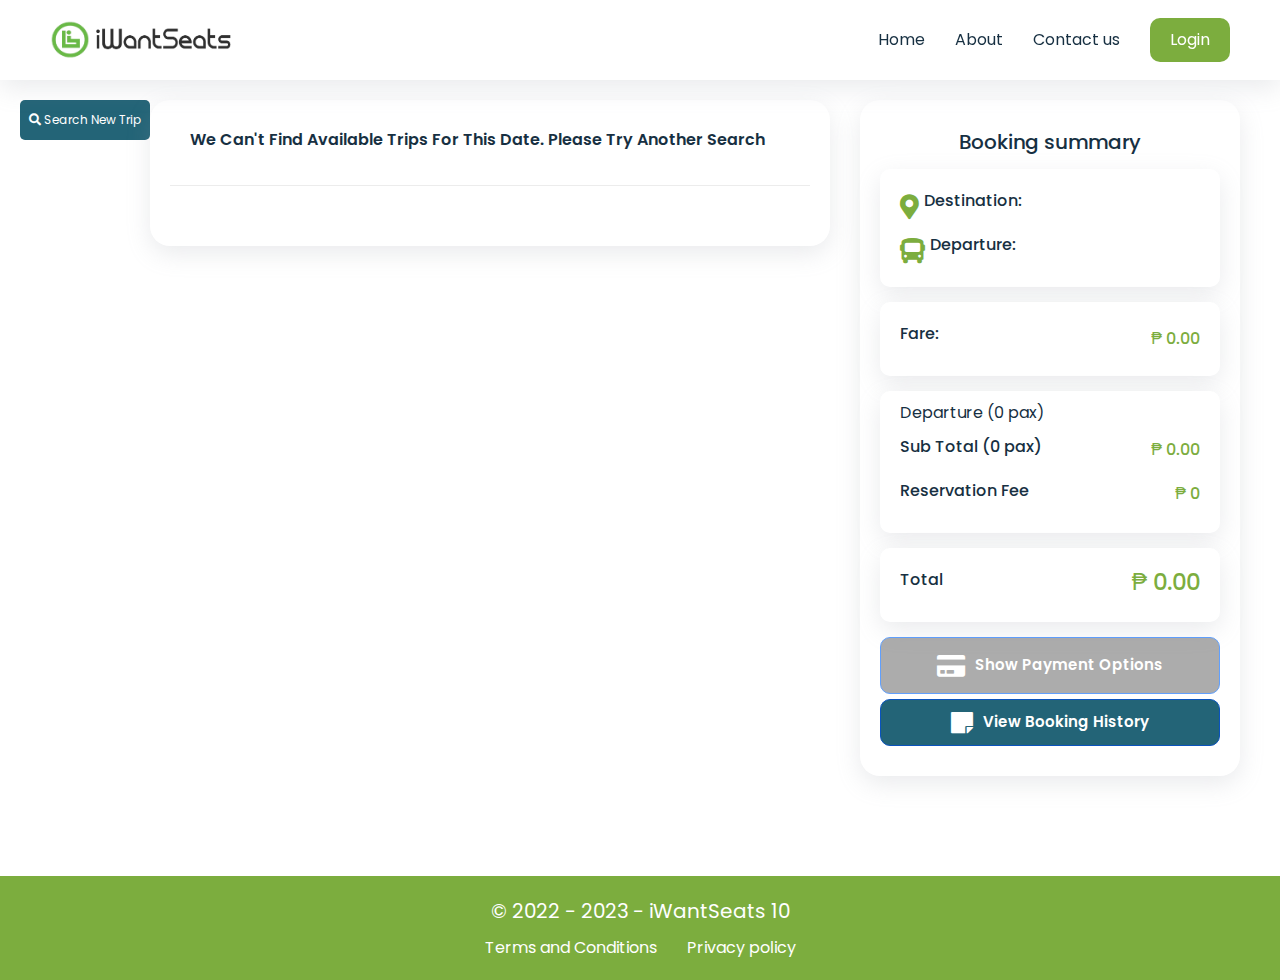
<file: bookingsearch.html>
<!DOCTYPE html>
<html lang="en">

<head>
    <meta charset="UTF-8" />
    <meta content="width=device-width, initial-scale=1.0" name="viewport" />
    <!-- link css -->
    <link rel="stylesheet" href="assets/bootstrap/css/bootstrap.min.css" />
    <link href="assets/css/style.css?v=1683159031437" rel="stylesheet" />
    <link href="assets/css/form.min.css?v=1683159031437" rel="stylesheet" />
    <link href="assets/css/booking.css?v=1683159031437" rel="stylesheet" />
    <link href="assets/css/buss.css?v=1683159031437" rel="stylesheet" />
    <link href="assets/swal/sweetalert2.min.css" rel="stylesheet" />

    <!-- unicons -->
    <link href="assets/fonts/fontawesome-all.min.css" rel="stylesheet" />
    <!-- <link href="https://unicons.iconscout.com/release/v4.0.0/css/line.css" rel="stylesheet" /> -->
    <title>IWantSeats</title>
    <link href="assets/images/logo.png" rel="icon" sizes="185x191" type="image/png">
    <style>
        ::-webkit-scrollbar-track {
            -webkit-box-shadow: inset 0 0 6px rgba(0, 0, 0, 0.3);
            border-radius: 10px;
            background-color: #F5F5F5;
            overflow-x: auto;
        }

        ::-webkit-scrollbar {
            width: 12px;
            background-color: #F5F5F5;
            overflow-x: auto;
        }

        ::-webkit-scrollbar-thumb {
            border-radius: 10px;
            -webkit-box-shadow: inset 0 0 6px rgba(0, 0, 0, .3);
            /* background-color: var(--primary); */
            overflow-x: auto;
        }

        input[type="date"]::-webkit-calendar-picker-indicator {
            display: none;
            -webkit-appearance: none;
        }

        .rounded-pill-top {
            border-radius: 50px 50px;
        }

        .loaderImg {
            background: #fff url(./assets/images/bus.gif) no-repeat scroll 50% 50%;
            height: 100%;
            left: 0;
            top: 0;
            position: fixed;
            width: 100%;
            z-index: 999999 !important;
        }
    </style>
</head>

<body>
    <div class="loaderImg"></div>
    <header>
        <div class="container-max">
            <div class="logo">
                <a class="navbar-brand" href="./">
                    <img src="assets/images/logo.png" style="width: 40px; height: 40px;" />
                    <img src="assets/images/logo-black-copy.png" style="width: 144px;" />
                </a>
            </div>
            <div class="links">
                <a href="./" onclick="menu()">Home</a>
                <a href="./#" onclick="menu()">About</a>
                <a href="./#contact" onclick="menu()">Contact us</a>
                <div class="status">
                    <a href="#" onclick="Logout()">
                        <button class="btn-primary">Logout</button>

                    </a>
                </div>
            </div>
            <div class="menu" onclick="menu()">
                <i class="fas fa-align-center"></i>
            </div>
        </div>
    </header>
    <main>
        <button class="btn search-ag" onclick="openSearchbar()">
            <i class="fas fa-search"></i> Search New Trip
        </button>

        <div class="container">
            <form class="search-bar-main" method="POST">
                <div class="search-bar">
                    <div class="travel-location">
                        <div class="search-fild drop-box">
                            <label for="from">From</label>
                            <div class="input from-input">
                                <i class="fas fa-search" style="display: none;"></i>
                                <input autocomplete="off" class="from-value" id="from" name="from"
                                    oninput="getLocation(this.value)" placeholder="Your location" required />
                                <i class="fas fa-map-marker-alt"></i>
                            </div>
                            <div class="dropdown">
                                <div class="item from-locations">
                                </div>
                            </div>
                        </div>
                        <div class="search-fild drop-box">
                            <label for="to">To</label>
                            <div class="input to-input">
                                <i class="fas fa-search" style="display: none;"></i>
                                <input autocomplete="off" class="to-value" id="to" oninput="getDestination(this.value)"
                                    placeholder="Travel location" required />
                                <i class="fas fa-location-arrow"></i>
                            </div>
                            <div class="dropdown">
                                <div class="item to-locations">
                                </div>
                            </div>
                        </div>
                    </div>
                    <div class="date-passengers">
                        <div class="search-fild">
                            <label for="from">Passengers</label>
                            <div class="input">
                                <input id="passenger" required type="number" value="1" />
                                <i class="fas fa-user"></i>
                            </div>
                        </div>
                        <div class="search-fild">
                            <label for="date_of_departure">Travel Date</label>
                            <div class="input">
                                <input id="date_of_departure" onchange="this.className=(this.value!=''?'has-value':'')"
                                    required type="date" onfocus="this.showPicker()" />
                                <label for="date_of_departure"><i class="fas fa-calendar"></i></label>
                            </div>
                        </div>
                        <!-- <div class="search-fild">
                            <div class="flex">
                                <label for="date_of_return">Return Date</label>
                                <input id="chkReturn" type="checkbox" />
                            </div>
                            <div class="input">
                                <input disabled id="date_of_return" name="date_of_return"
                                    onchange="this.className=(this.value!=''?'has-value':'')" type="date" />
                                <i class="fas fa-calendar"></i>
                            </div>
                        </div> -->
                        <button class="btn-primary search-btn" onclick="SearchForm(event)">
                            <i class="fas fa-search"></i> Search
                        </button>
                    </div>
                </div>
            </form>
        </div>
    </main>
    <section class="sp">
        <div class="container">
            <div class="layout-main">
                <div class="steps-main w-100">
                    <div class="step-block search-res step-active">
                        <div class="choosen-location">
                            <p id="header_travel"></p>
                            <!-- <div class="time">-->
                            <!--                  <input -->
                            <!--                    type="datetime-local"-->
                            <!--                    placeholder="Date and time"-->
                            <!--                    onchange="this.className=(this.value!=''?'has-value':'')"-->
                            <!--                    placeholder="date"-->
                            <!--                  />-->
                            <!--                </div> -->
                        </div>
                        <div class="search-result-main">
                        </div>
                    </div>

                    <!-- payment step -->
                    <div class="step-block booking-payment">
                        <h1 class="block-title">Payment method</h1>
                        <!--                    <div style="padding: 10px 10px 20px 10px; font-style: normal">-->
                        <!--                        <p>Reservation No: <span style="font-weight: bold">sdfasd</span> </p>-->
                        <!--                        <p>Travel Date: <span style="font-weight: bold">sdfasd</span> </p>-->
                        <!--                    </div>-->
                        <div class="payment-tabs">
                            <div class="tab active" data-target="card-gcash">
                                Gcash and Card
                            </div>
                            <div class="tab" data-target="bank-deposit">Bank deposit</div>
                        </div>
                        <!-- card and gcash pay -->
                        <div class="payment-module active" data-content="card-gcash">
                            <!--                <div class="payment-block">-->
                            <!--                  <div>-->
                            <!--                    <input type="radio" name="payment" checked />-->
                            <!--                    <div class="content">-->
                            <!--                      <h3>Credit Card</h3>-->
                            <!--                      <p>-->
                            <!--                        Safe money transfer using your bank account. Visa,-->
                            <!--                        Mastro, Discover, American Express, etc.-->
                            <!--                      </p>-->
                            <!--                    </div>-->
                            <!--                    <div class="card-icon">-->
                            <!--                      <img src="assets/images/cards.png" alt="" />-->
                            <!--                    </div>-->
                            <!--                  </div>-->

                            <!--                  <form class="card-form" action="#">-->
                            <!--                    <div class="row">-->
                            <!--                      <div class="input">-->
                            <!--                        <label for="fname">First name</label>-->
                            <!--                        <input-->
                            <!--                          type="text"-->
                            <!--                          id="fname"-->
                            <!--                          placeholder="First name"-->
                            <!--                        />-->
                            <!--                      </div>-->
                            <!--                      <div class="input">-->
                            <!--                        <label for="lname">Last name</label>-->
                            <!--                        <input-->
                            <!--                          type="text"-->
                            <!--                          id="lname"-->
                            <!--                          placeholder="First name"-->
                            <!--                        />-->
                            <!--                      </div>-->
                            <!--                    </div>-->
                            <!--                    <div class="flex">-->
                            <!--                      <div class="input">-->
                            <!--                        <label for="card">Card number</label>-->
                            <!--                        <input-->
                            <!--                          type="text"-->
                            <!--                          id="card"-->
                            <!--                          placeholder="0000 0000 0000 0000"-->
                            <!--                        />-->
                            <!--                      </div>-->
                            <!--                      <div class="input">-->
                            <!--                        <label for="e-date">Expiry Date</label>-->
                            <!--                        <input type="text" id="e-date" placeholder="MM/YY" />-->
                            <!--                      </div>-->
                            <!--                      <div class="input">-->
                            <!--                        <label for="cvv">CVV</label>-->
                            <!--                        <input type="text" id="cvv" placeholder="000" />-->
                            <!--                      </div>-->
                            <!--                    </div>-->
                            <!--                    <div class="row">-->
                            <!--                      <div class="input">-->
                            <!--                        <label for="country">Country</label>-->
                            <!--                        <input type="text" id="country" placeholder="Country" />-->
                            <!--                      </div>-->
                            <!--                      <div class="input">-->
                            <!--                        <label for="postal">Postal/Zip</label>-->
                            <!--                        <input-->
                            <!--                          type="text"-->
                            <!--                          id="postal"-->
                            <!--                          placeholder="Postal/Zip"-->
                            <!--                        />-->
                            <!--                      </div>-->
                            <!--                    </div>-->
                            <!--                  </form>-->
                            <!--                </div>-->

                            <div class="payment-block gcash">
                                <div>
                                    <input class="gcashi" name="gcash" type="radio" id="gcash" />
                                    <div class="content">
                                        <label for="gcash">
                                            <h3>Pay with GCash</h3>
                                        </label>
                                        <p>
                                            Safe money transfer using your bank account. Visa,
                                            MasterCard, Discover, American Express, etc.
                                        </p>
                                    </div>
                                    <div class="card-icon">
                                        <label for="gcash"><img alt="" src="assets/images/gcash.png" /></label>
                                    </div>
                                </div>
                            </div>


                            <div class="payment-block gcash" style="text-align: center">
                                <p>
                                    Payments via GCash (Paymongo) are instantly confirmed. Kindly expect your confirmed
                                    trip
                                    itinerary in your e-mail after payment.
                                    <br />
                                    <br />
                                    If you do not receive your confirmed itinerary within 2 hours of GCash payment,
                                    please
                                    E-MAIL <a href="mailto:payments@iwantseats.com.ph"><span
                                            style="color: blue">PAYMENTS@IWANTSEATS.COM.PH</span></a>
                                    with your reservation number.
                                </p>
                            </div>
                        </div>
                        <!-- card and gcash pay end -->

                        <!-- Bank payment option -->
                        <div class="payment-module" data-content="bank-deposit">
                            <div class="typo3">
                                <h2 class="block-title">Pay over-the counter or online</h2>
                                <p>
                                    To send payment, please follow the easy instructions below.
                                </p>
                            </div>

                            <div class="payment-block bank">
                                <div class="typo3">
                                    <h2>Pay via BDO deposit</h2>
                                </div>
                                <div class="info">
                                    <div class="item">
                                        <p>Account name:</p>
                                        <span>Augmata Inc <i class="fas fa-copy"></i></span>
                                    </div>
                                    <div class="item">
                                        <p>Account number:</p>
                                        <span>0069-3007-3406<i class="fas fa-copy"></i></span>
                                    </div>
                                    <div class="item">
                                        <p>Account Type:</p>
                                        <span>Savings
                                            <i class="fas fa-copy"></i></span>
                                    </div>
                                </div>
                            </div>
                            <div class="payment-block bank">
                                <div class="typo3">
                                    <h2>Pay via Bank of the Philippine Islands(BPI) deposit</h2>
                                </div>
                                <div class="info">
                                    <div class="item">
                                        <p>Account name:</p>
                                        <span>Stephanie Kapunan<i class="fas fa-copy"></i></span>
                                    </div>
                                    <div class="item">
                                        <p>Account number:</p>
                                        <span>3919-1197-39<i class="fas fa-copy"></i></span>
                                    </div>
                                    <div class="item">
                                        <p>Account Type:</p>
                                        <span>Savings
                                            <i class="fas fa-copy"></i></span>
                                    </div>
                                </div>
                            </div>
                            <div class="payment-block bank">
                                <center>
                                    <p>
                                        Once paid, PLEASE SEND YOUR PROOF OF PAYMENT with your reservation number to
                                        <a href="mailto:payments@iwantseats.com.ph"><span
                                                style="color: blue">PAYMENTS@IWANTSEATS.COM.PH</span></a>
                                        or UPLOAD IT BELOW to
                                        avoid auto-cancellation of booking.
                                        <br />
                                        <br />
                                        Bookings paid by Bank Transfer must still be confirmed with proof of payment.
                                        Upon
                                        confirmation, please expect your confirmed trip itinerary in your e-mail within
                                        24
                                        hours.
                                    </p>
                                    <br />
                                    <button class="btn btn-primary proof-btn fs-4" data-target="bank-proof">
                                        Payment Proof
                                    </button>
                                </center>
                            </div>
                        </div>
                        <!-- Bank payment option end -->

                        <!-- proof submission -->
                        <div class="payment-module Proof" data-content="bank-proof">
                            <div class="typo3">
                                <h1 class="block-title">Proof of your payment</h1>
                                <p>
                                    Upload photos or scanned copies of the requirements below.
                                </p>
                            </div>
                            <div class="payment-block bank">
                                <center>
                                    <form id="payForm" method="post" onsubmit="UploadFile(event)">
                                        <div class="document-up">
                                            <label for="paymentFile">
                                                <img alt="" id="iproof" src="assets/images/upload.svg" />
                                            </label>
                                            <input accept="image/*" id="paymentFile" name="paymentFile"
                                                onchange="loadFile(event)" required type="file" />
                                        </div>
                                        <p>
                                            The Upload/Submit button will upload the submitted proof of payment to <span
                                                style="color: blue">payments@iwantseats.com.ph</span> along with the
                                            Reservation Number
                                        </p>
                                        <br /><br />
                                        <button class="btn btn-primary fs-4">Submit</button>
                                    </form>
                                </center>
                            </div>
                        </div>
                        <!-- proof submission end -->
                    </div>
                </div>

                <!-- bus seat planing and mobile modal -->
                <div class="booking-details">
                    <h3 class="title">Booking summary</h3>
                    <div class="reserveBox" style="text-align: center; display: none">
                        <p class="text-center" style="padding: 10px;background-color: #7cad3e;border-radius: 7px;">
                            Reservation No: <span id="reservationNo"
                                style="text-decoration: underline; color: whitesmoke; font-weight: 600; "></span>
                        </p>
                    </div>
                    <div class="block bus-seat-select">
                        <h3 class="title">Choose Seat</h3>
                        <div class="block fs-5 p-1">

                            <div class="table-responsive">
                                <table class="table table-borderless table-sm">
                                    <thead>
                                        <tr>
                                            <td colspan="6" class="text-center">
                                                SEAT CATEGORIES
                                            </td>
                                        </tr>
                                    </thead>
                                    <tbody>
                                        <tr>
                                            <td style="width: 30px;">
                                                <div>
                                                    <img style="width: 30px; height: 30px;" alt=""
                                                        src="assets/images/availble.png">
                                                </div>
                                            </td>
                                            <td class="align-middle">Available</td>
                                            <td style="width: 30px;">
                                                <div>
                                                    <img style="width: 30px; height: 30px;" alt=""
                                                        src="assets/images/senior.png">
                                                </div>
                                            </td>
                                            <td class="align-middle">SERNIOR/PWD</td>
                                            <td style="width: 30px;">
                                                <div>
                                                    <img style="width: 30px; height: 30px;" alt=""
                                                        src="assets/images/reserved.png">
                                                </div>
                                            </td>
                                            <td class="align-middle">Reserved</td>
                                        </tr>

                                    </tbody>
                                </table>
                            </div>
                        </div>

                        <div
                            class=" bus-body table-responsive border border-2 rounded-pill-top rounded-bottom p-4 shadow">
                        </div>
                    </div>
                    <div class="block passenger-s" id="passenger-block">
                        <h3 class="title">Passenger(s)</h3>
                        <div id="passenger-list">
                        </div>
                        <div style="overflow: auto; text-align: center">
                            <button class="btn btn-primary fs-4 assignseat" onclick="assignSeat()"
                                style="padding: 5px 10px 5px 10px; width: 60%">
                                Assign
                                Seat
                            </button>
                        </div>

                    </div>
                    <div class="block locate-block">
                        <div class="item">
                            <i class="fas fa-map-marker-alt"></i>
                            <div>
                                <p>Destination:</p>
                                <p id="side_header"></p>
                            </div>
                        </div>
                        <div class="item">
                            <i class="fas fa-bus"></i>
                            <div id="s_departure">
                                <p>Departure:</p>
                                <span id="side_departure"></span>
                            </div>
                        </div>
                    </div>
                    <div class="block">
                        <div class="item">
                            <div>
                                <p>Fare:</p>
                                <span id="s_fare">₱ 0.00</span>
                            </div>
                        </div>
                    </div>
                    <div class="block">
                        <div id="sub_total">

                            <p>Departure <span>(0 pax)</span></p>
                            <div class="item">
                                <p>Sub Total <span>(0 pax)</span></p>
                                <h3><span>₱ 0.00</span></h3>
                            </div>
                        </div>
                        <div class="item">
                            <p>Reservation Fee</p>
                            <h3><span id="res_fee">₱ 0</span></h3>
                        </div>
                    </div>
                    <div class="block">
                        <div class="item">
                            <p>Total</p>
                            <h2><span id="gran_total">₱ 0.00</span></h2>
                        </div>
                    </div>
                    <div class="block" id="consent" style="display: none;">
                        <table style="width:100%; background-color: white!important;">
                            <tbody>
                                <tr>
                                    <td style="width: 30px;background-color: white;"><input id="terms_policy"
                                            type="checkbox" class="form-check-input"></td>
                                    <td style="background-color: white;">
                                        <label for="terms_policy" class="fs-4">I agree to <a data-bs-toggle="modal"
                                                href="#modal-terms"
                                                style="color: var(--secoundary); font-size: 1.6rem;">Terms and
                                                Conditions</a> & <a data-bs-toggle="modal"
                                                data-bs-target="#modal-policy" href="javascript:;"
                                                style="color: var(--secoundary); font-size: 1.6rem;">Privacy
                                                Policy</a></label>
                                    </td>
                                </tr>
                            </tbody>
                        </table>
                    </div>

                    <button class="btn pay-con continue btn-primary fs-4 p-4" disabled onclick="continuePayment()">
                        <i class="fas fa-credit-card"></i>
                        Show Payment Options
                    </button>
                    <button class="btn cancel-btn btn-sm fs-4 btn-danger p-3" onclick="closeModal()">
                        Cancel Booking
                    </button>
                    <a href="./user-admin.html" style="background-color: var(--green);"
                        class="btn continue active btn-primary fs-4 mt-2 p-3 btn-history">
                        <i class="fas fa-sticky-note"></i>
                        View Booking History
                    </a>
                </div>
                <!-- bus seat planing and mobile modal end -->

                <!-- booking popup modal -->
                <div class="booking-modal">
                    <div class="wraper-item">
                        <table class="table fs-4 table-bordered">
                            <tr>
                                <th>Seat No</th>
                                <th>Seat Name</th>
                                <th>Type</th>
                            </tr>
                            <tr>
                                <td>11</td>
                                <td>Seat 11</td>
                                <td>1</td>
                            </tr>
                        </table>
                        <input id="seatNo" type="hidden" value="0">
                        <select id="passenger_assign">
                            <option value="#">User name here</option>
                        </select>
                        <div class="btns">
                            <button class="btn btn-primary fs-4" id="btn_reserve_passenger"
                                onclick="confirmBooking(this)">
                                Confirm
                            </button>
                            <button class="btn btn-primary fs-4" onclick="cancelBooking()">
                                Cancel
                            </button>
                        </div>
                    </div>
                </div>
                <!-- booking popup modal end -->



                <!-- edit booking unser info modal -->
                <div class="edit-booked-user-info-modal">
                    <form class="edit-booked-user-info" id="pass-info" onsubmit="EditInfo(event)">
                        <h3>Edit info</h3>
                        <div class="row">
                            <div class="fild">
                                <i class="fas fa-user"></i>
                                <input id="first_name" name="first_name" placeholder="First name" required
                                    type="text" />
                            </div>
                            <div class="fild">
                                <i class="fas fa-user"></i>
                                <input id="last_name" name="last_name" placeholder="Last name" required type="text" />
                            </div>
                        </div>
                        <div class="row">
                            <div class="fild">
                                <i class="fas fa-phone"></i>
                                <input id="contact_number" name="contact_number" placeholder="Phone number"
                                    type="contact_number" required minlength="11" />
                            </div>
                            <div class="fild">
                                <i class="fas fa-envelope"></i>
                                <input id="email" placeholder="Email" type="email" />
                            </div>
                        </div>
                        <label class="bt" for="birthday">Birthday</label>
                        <div class="fild" id="birth">
                            <i class="fas fa-calendar"></i>
                            <input id="birthday" name="birthday"
                                onchange="this.className=(this.value!=''?'has-value':'')" type="date" />
                        </div>
                        <div class="gender-main">
                            <label class="bt" for="gender">Gender</label>
                            <div class="gender d-flex justify-content-center" id="gender">
                                <div class="gender-type">
                                    <input checked id="male" name="gender" type="radio" value="M" />
                                    <label for="male">
                                        <i class="fas fa-mars"></i>
                                        <p>male</p>
                                    </label>
                                </div>
                                <div class="gender-type d-flex align-middle">
                                    <input id="female" id="female" name="gender" type="radio" value="F" />
                                    <label for="female">
                                        <i class="fas fa-venus"></i>
                                        <p>Female</p>
                                    </label>
                                </div>
                            </div>
                        </div>
                        <div class="btns">
                            <button class="btn btn-primary fs-4 " type="submit">Save edits</button>
                            <button class="btn btn-primary fs-4" onclick="closeModalInfo()" type="button">Cancel
                                edits</button>
                        </div>
                    </form>
                </div>
                <!-- edit booking user info modal end -->
            </div>
        </div>
    </section>
    <footer>
        <div class="container">
            <center>
                <p>&copy; 2022 - 2023 - iWantSeats 10</p>
                <div class="privacy">
                    <a href="javascript:;" data-bs-toggle="modal" data-bs-target="#modal-terms">Terms and Conditions</a>
                    <a href="javascript:;" data-bs-toggle="modal" data-bs-target="#modal-policy">Privacy policy</a>
                </div>
            </center>
        </div>
    </footer>

    <div id="modal-policy" class="modal fade" role="dialog" tabindex="-1">
        <div class="modal-dialog modal-lg modal-dialog-centered modal-dialog-scrollable" role="document">
            <div class="modal-content">
                <div class="modal-header p-3">
                    <h3 class="modal-title">Privacy Policy</h3>
                    <button class="btn-close" type="button" data-bs-dismiss="modal" aria-label="Close"></button>
                </div>
                <div class="modal-body">
                    <div w3-include-html="policy.html"></div>
                </div>
                <div class="modal-footer d-flex justify-content-center p-3">
                    <button class="btn btn-light fs-4" type="button" data-bs-dismiss="modal">Close</button>
                </div>
            </div>
        </div>
    </div>
    <div id="modal-terms" class="modal fade" role="dialog" tabindex="-1">
        <div class="modal-dialog modal-lg modal-dialog-centered modal-dialog-scrollable" role="document">
            <div class="modal-content">
                <div class="modal-header p-4">
                    <h3 class="modal-title">Terms and Conditions</h3>
                    <button class="btn-close" type="button" data-bs-dismiss="modal" aria-label="Close"></button>
                </div>
                <div class="modal-body">
                    <div w3-include-html="terms.html"></div>
                </div>
                <div class="modal-footer d-flex justify-content-center p-3">
                    <button class="btn btn-light fs-4" type="button" data-bs-dismiss="modal">Close</button>
                </div>
            </div>
        </div>
    </div>
    <script>
        function addElement(el, url) {
            let element = document.createElement(el);
            if (el === "link") {
                element.setAttribute("href", url + "?v=" + Date.now());
                element.setAttribute("rel", "stylesheet");
                document.head.appendChild(element);
            } else {
                element.setAttribute("src", url + "?v=" + Date.now());
                document.body.appendChild(element);
            }
        }
    </script>
    <script rel="script" src="assets/js/jquery.min.js"></script>
    <script src="assets/bootstrap/js/bootstrap.min.js"></script>
    <script rel="script" src="assets/js/axios.min.js"></script>
    <script rel="script" src="assets/js/loadingoverlay.min.js"></script>
    <script rel="script" src="assets/js/lodash.min.js"></script>
    <script rel="script" src="assets/swal/sweetalert2.min.js"></script>
    <script rel="script" src="assets/js/moment.min.js"></script>
    <script async rel="script" src="assets/js/app.js?v=1683159031437"></script>
    <script async rel="script" src="assets/js/booking.js?v=1683159031437"></script>
    <script async rel="script" src="assets/js/main.js?v=1683159031437s075219283"></script>

    <script>
        $(document).ready(function () {
            let path = window.location.pathname;
            let page = path.split("/").pop();
            if (page.includes("bookingsearch")) {
                let dest = GetURLParameter('destination');
                let origin = GetURLParameter('origin');
                //console.log(action);
                if (dest && origin) {
                    sessionStorage.setItem("originName", origin);
                    sessionStorage.setItem("destinationName", dest);
                    sessionStorage.setItem("passenger_count", 1);
                    sessionStorage.setItem("departure", moment().add(1, 'd').format('YYYY-MM-DD'));
                    getSchedules();
                }
                $('.loaderImg').addClass('d-none');
                sessionStorage.removeItem("selected-sched");
            }
        })


        $("#chkReturn").change(function () {
            if (this.checked) {
                Swal.fire('Roundtrip search is not available at this time. You may book roundtrip tickets separately. Thank you.')
                ''
            }
        });

    </script>
</body>

</html>
</file>
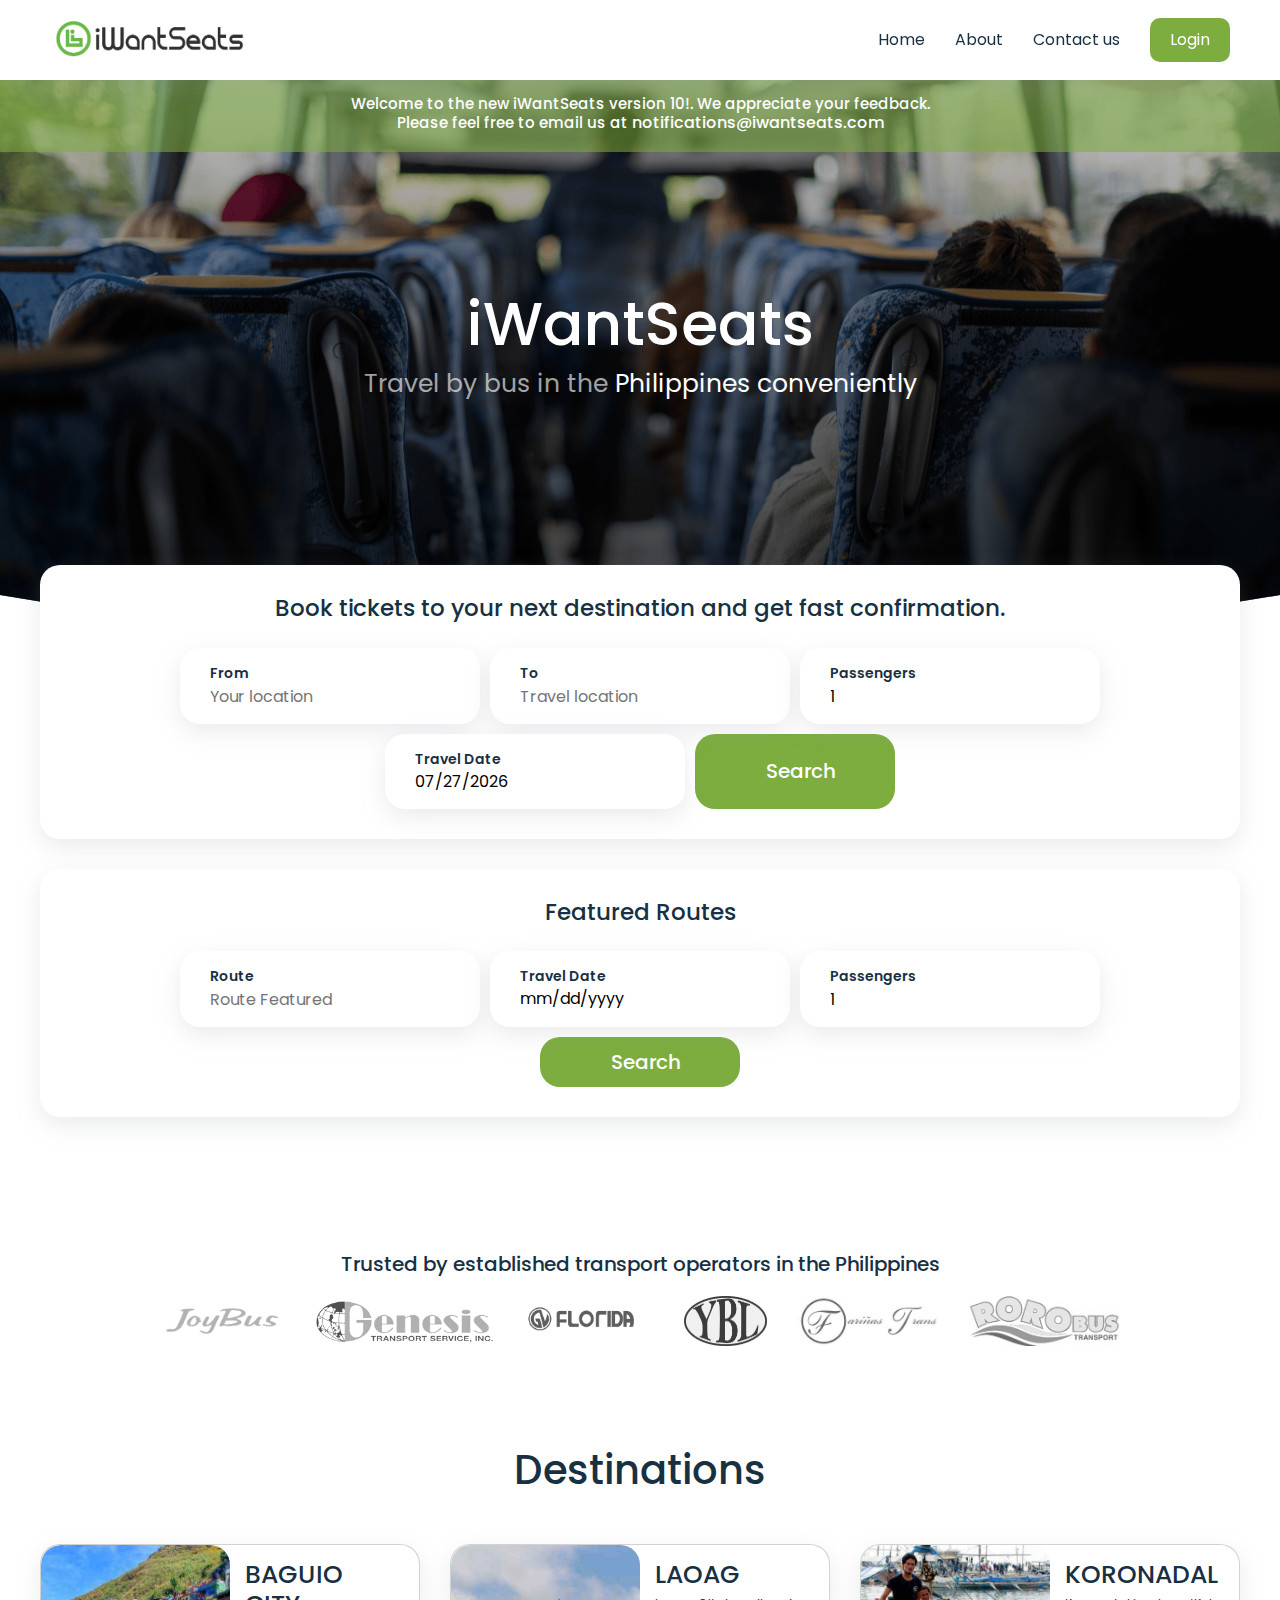
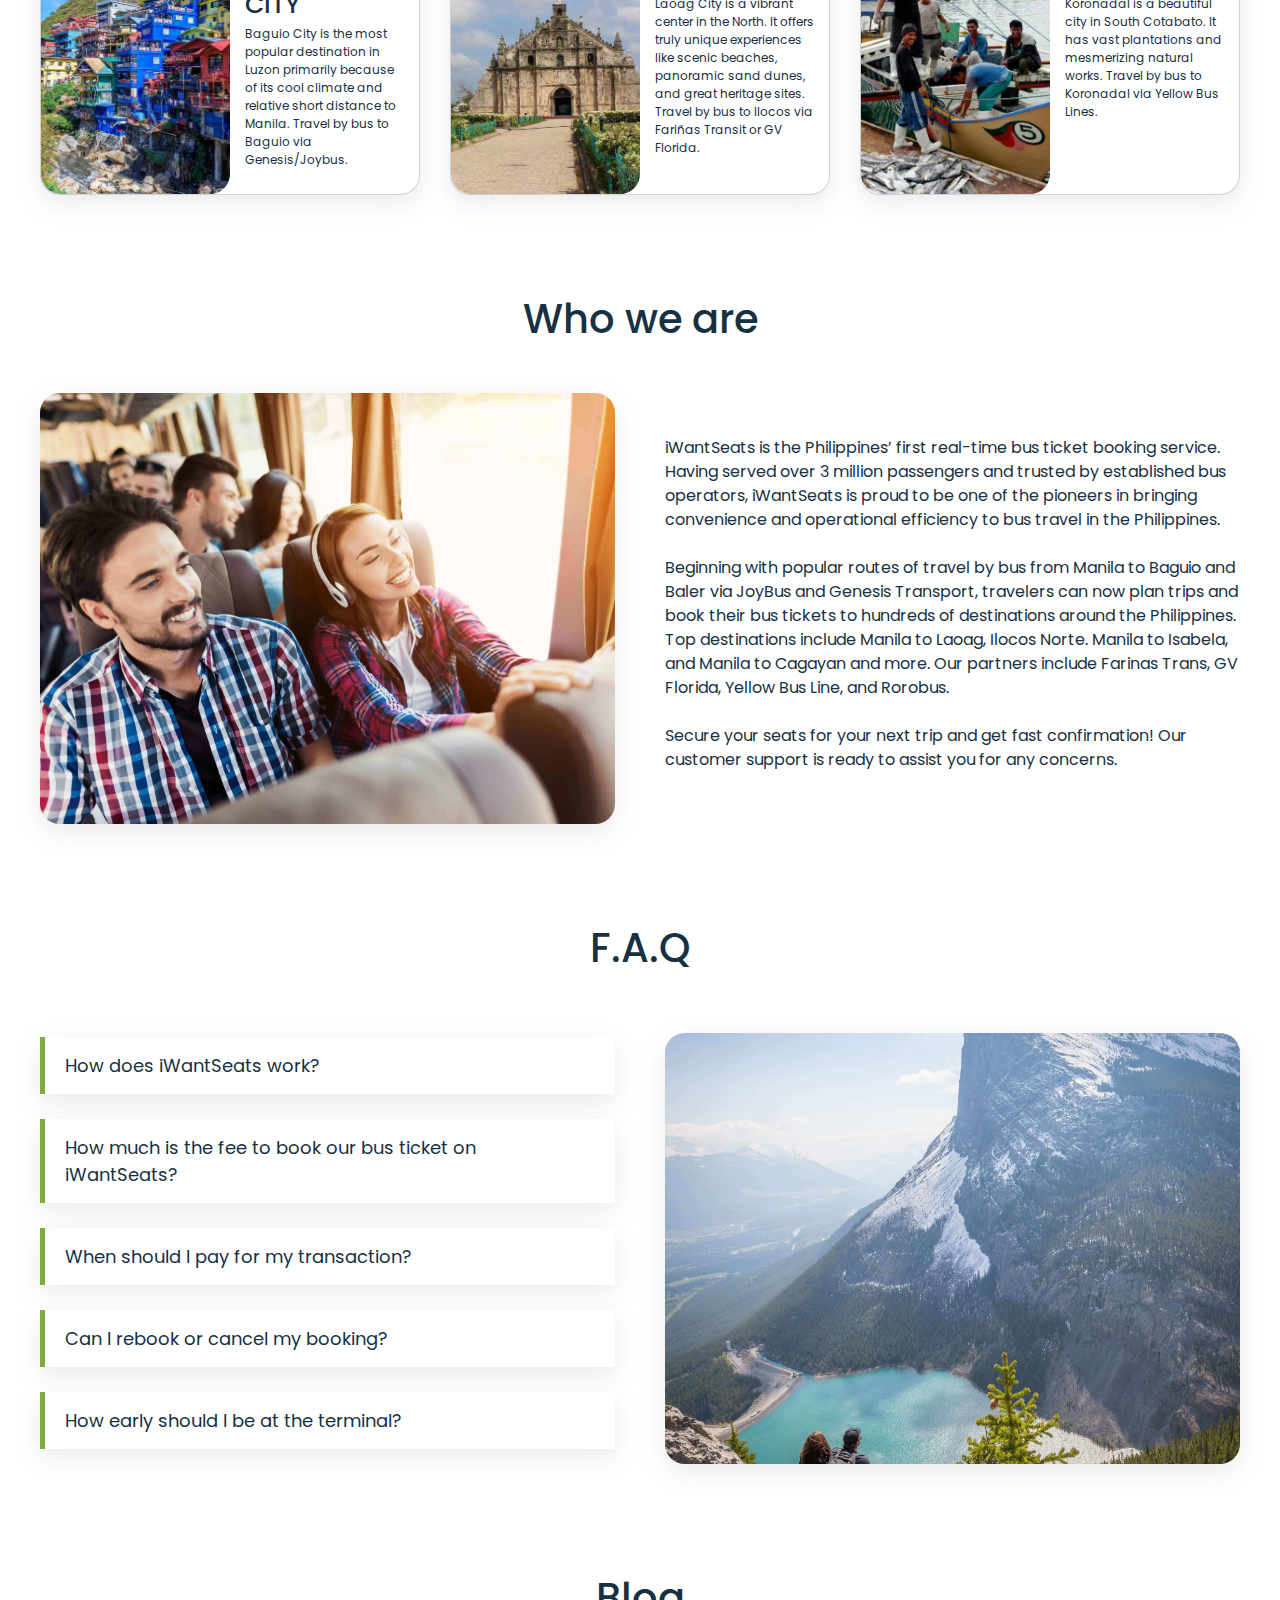
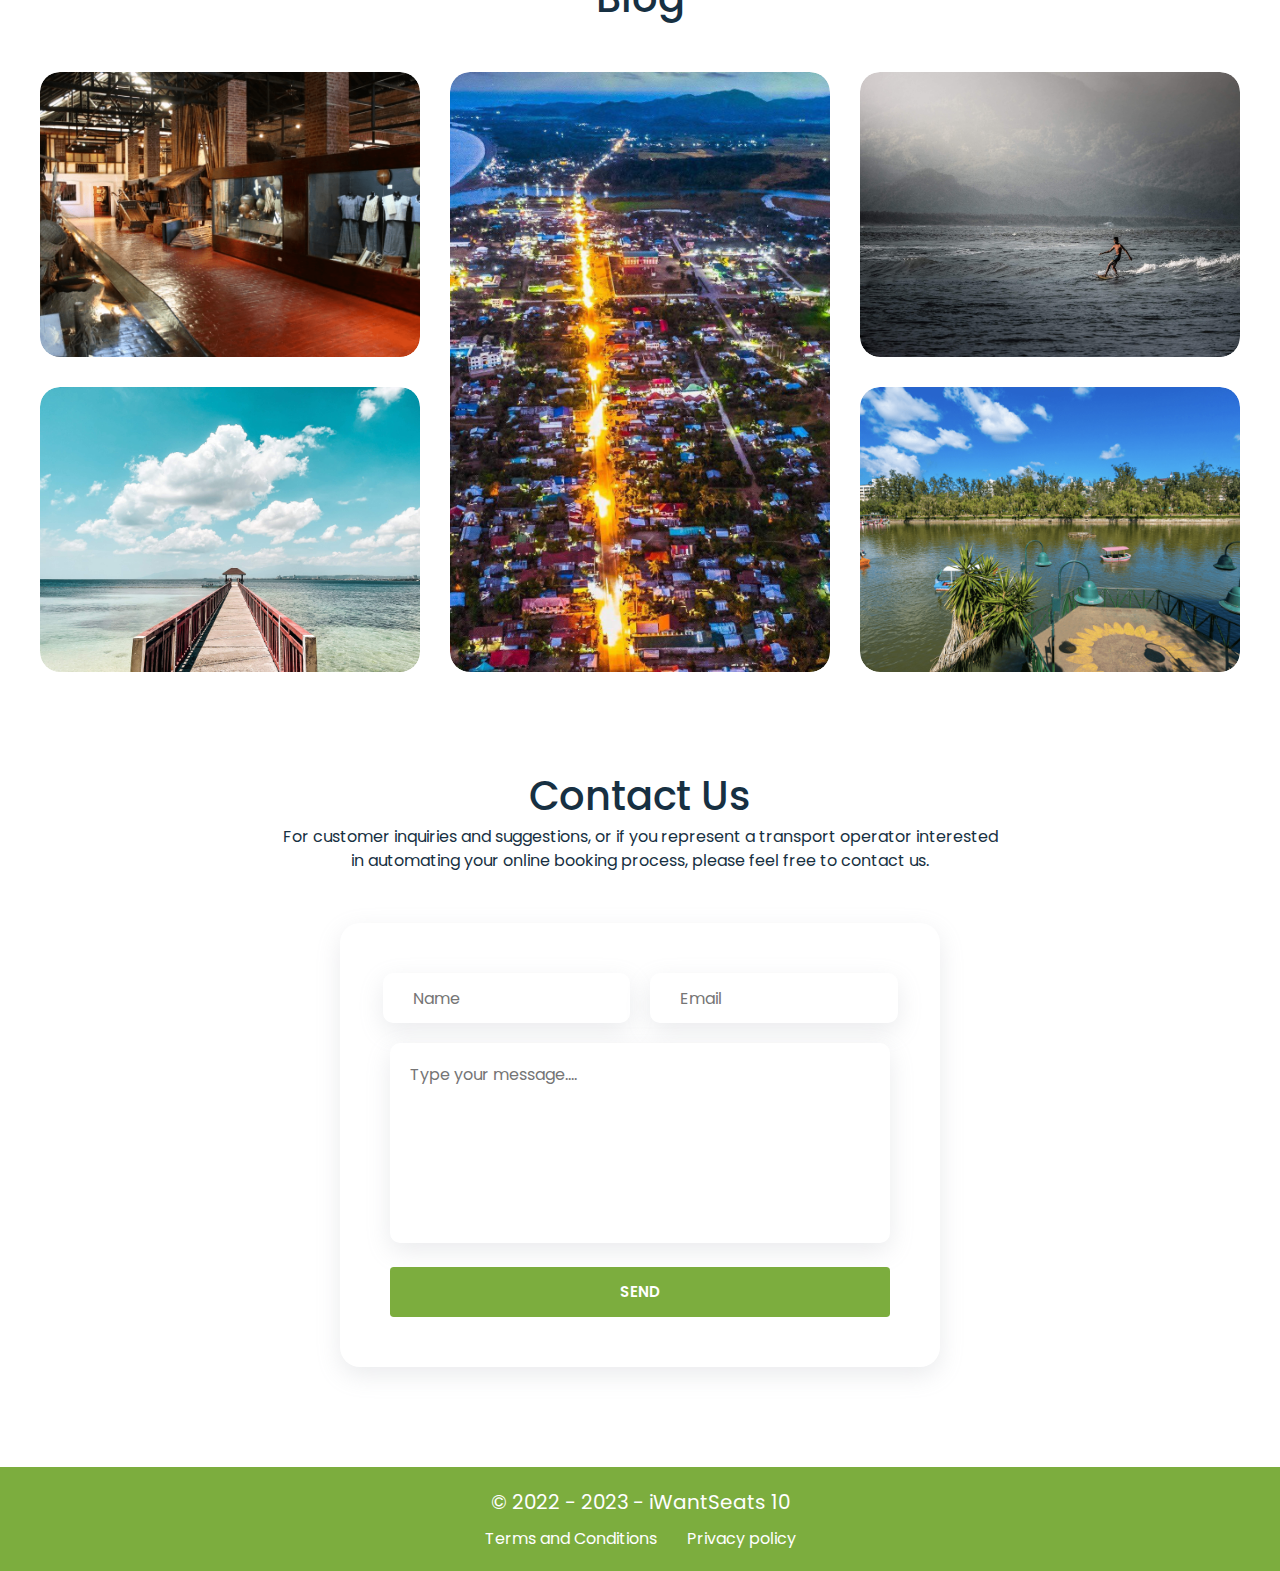
<file: index1.html>
<!DOCTYPE html>
<html lang="en">

<head>
	<meta charset="UTF-8" />
	<meta content="IE=edge" http-equiv="X-UA-Compatible" />
	<meta content="width=device-width, initial-scale=1.0" name="viewport" />
	<!-- link css -->
	<link rel="stylesheet" href="assets/bootstrap/css/bootstrap.min.css" />
	<link href="assets/css/style.css?v=1678760002456" rel="stylesheet" />
	<link href="assets/css/form.min.css" rel="stylesheet" />
	<title>IWantSeats</title>
	<link href="assets/images/logo.png" rel="icon" sizes="185x191" type="image/png" />
	<link href="assets/swal/sweetalert2.min.css" rel="stylesheet" />

	<!-- unicons -->
	<link href="https://unicons.iconscout.com/release/v4.0.0/css/line.css" rel="stylesheet" />
	<style>
		.annouce {
			z-index: 99;
			background-color: rgba(124, 173, 62, 0.56);
			margin-top: 80px;
		}

		@media screen and (max-width: 992px) {
			.annouce {
				margin-top: 57px;
			}
		}

		@media screen and (max-width: 601px) {
			.annouce {
				margin-top: 75px;
			}

			;
		}

		input[type="date"]::-webkit-calendar-picker-indicator {
			display: none;
			-webkit-appearance: none;
		}
	</style>
</head>

<body>
	<header>
		<div class="container-max">
			<div class="logo" onclick="window.open('./', '_self')">
				<img alt="logo icon" src="assets/images/logo-black.png" />
			</div>
			<div class="links">
				<a href="#" onclick="menu()">Home</a>
				<a href="#" onclick="menu()">About</a>
				<a href="./#contact" onclick="menu()">Contact us</a>
				<div class="status"></div>
			</div>
			<div class="menu" onclick="menu()">
				<i class="uil uil-align-center-alt"></i>
			</div>
		</div>
	</header>

	<main>
		<div class="w-100 position-absolute px-2 py-4 text-center annouce px-md-5">
			<h4 class="text-white s-announce">Welcome to the new iWantSeats version 10!. We appreciate your feedback.<br /> Please feel free to email
				us at
				<a class="text-white" style="text-decoration: none;"
					href="mailto:notifications@iwantseats.com">notifications@iwantseats.com</a>
			</h4>
		</div>
		<div class="banner">
			<div class="container">
				<div class="typo">
					<h1>iWantSeats</h1>
					<p>Travel by bus in the <span>Philippines conveniently</span></p>
				</div>
			</div>
		</div>
		<div class="container">
			<form class="search-bar-main" id="booking-form" method="POST" onsubmit="SearchForm(event)">
				<center>
					<h3 class="sub-title">
						Book tickets to your next destination and get fast confirmation.
					</h3>
				</center>
				<div class="search-bar">
					<div class="search-fild drop-box">
						<label for="from">From</label>
						<div class="input from-input">
							<i class="uil uil-search search-ic"></i>
							<input autocomplete="off" class="from-value" id="from" name="from"
								oninput="getLocation(this.value)" placeholder="Your location" required />
							<i class="uil uil-map-marker"></i>
						</div>
						<div class="dropdown">
							<div class="item from-locations"></div>
						</div>
					</div>
					<div class="search-fild drop-box">
						<label for="to">To</label>
						<div class="input to-input">
							<i class="uil uil-search search-ic"></i>
							<input autocomplete="off" class="to-value" id="to" oninput="getDestination(this.value)"
								placeholder="Travel location" required />
							<i class="uil uil-location-arrow"></i>
						</div>
						<div class="dropdown">
							<div class="item to-locations"></div>
						</div>
					</div>
					<div class="search-fild">
						<label for="passenger">Passengers</label>
						<div class="input">
							<input id="passenger" required type="number" value="1" />
							<i class="uil uil-users-alt"></i>
						</div>
					</div>
					<div class="search-fild">
						<label for="date_of_departure">Travel Date</label>
						<div class="input">
							<input id="date_of_departure" onchange="this.className=(this.value!=''?'has-value':'')"
								required type="date" onfocus="this.showPicker()" />
							<label for="date_of_departure"><i class="uil uil-calendar-alt"></i></label>
						</div>
					</div>
					<!-- <div class="search-fild">
						<div class="flex">
							<label for="date_of_return">Return Date</label>
							<input id="chkReturn" type="checkbox" />
						</div>
						<div class="input">
							<input disabled id="date_of_return" name="date_of_return"
								onchange="this.className=(this.value!=''?'has-value':'')" type="date" />
							<i class="uil uil-calendar-alt"></i>
						</div>
					</div> -->
					<button class="btn-primary search-btn" id="btn_search">
						<i class="uil uil-search"></i> Search
					</button>
				</div>
			</form>
		</div>

		<div class="container mt-5">
			<form class="search-bar-main" method="POST" onsubmit="SearchFormF(event)">
				<center>
					<h3 class="sub-title">
						Featured Routes
					</h3>
				</center>
				<div class="search-bar">
					<div class="search-fild drop-box">
						<label for="from">Route</label>
						<div class="input from-input">
							<i class="uil uil-search search-ic"></i>
							<input autocomplete="off" id="routeF" name="routeF"
								oninput="getLocation(this.value)" placeholder="Route Featured" required />
							<i class="uil uil-map-marker"></i>
						</div>
						<div class="dropdown">
							<div class="item from-locationsF"></div>
						</div>
					</div>

					<!-- <label for="from">From</label>
					<div class="input from-input">
						<i class="uil uil-search search-ic"></i>
						<input autocomplete="off" class="from-value" id="from" name="from"
							oninput="getLocation(this.value)" placeholder="Your location" required />
						<i class="uil uil-map-marker"></i>
					</div>
					<div class="dropdown">
						<div class="item from-locations"></div>
					</div> -->

					<div class="search-fild">
						<label for="date_of_departure">Travel Date</label>
						<div class="input">
							<input id="date_of_departureF" onchange="this.className=(this.value!=''?'has-value':'')"
								required type="date" onfocus="this.showPicker()" />
							<label for="date_of_departureF"><i class="uil uil-calendar-alt"></i></label>
						</div>
					</div>
					<div class="search-fild">
						<label for="passengerF">Passengers</label>
						<div class="input">
							<input id="passengerF" required type="number" value="1" />
							<i class="uil uil-users-alt"></i>
						</div>
					</div>
					<!-- <div class="search-fild">
						<div class="flex">
							<label for="date_of_return">Return Date</label>
							<input id="chkReturn" type="checkbox" />
						</div>
						<div class="input">
							<input disabled id="date_of_return" name="date_of_return"
								onchange="this.className=(this.value!=''?'has-value':'')" type="date" />
							<i class="uil uil-calendar-alt"></i>
						</div>
					</div> -->
					<button class="btn-primary search-btn">
						<i class="uil uil-search"></i> Search
					</button>
				</div>
			</form>
		</div>

	</main>
	<!-- 
	<section class="break">
		<div class="container">
			<h3>Over 3 million passengers served to provide travel convenience</h3>
		</div>
	</section> -->
	<!-- logo section -->
	<section class="sp">
		<div class="container">
			<h1 class="title t2">
				Trusted by established transport operators in the Philippines
			</h1>
			<div class="logos">
				<a href="joybus.html">
					<img alt="" src="assets/images/logo_joybus.png" />
				</a>
				<a href="joybus.html">
					<img alt="" src="assets/images/logogenesistransport.png" />
				</a>
				<a href="javascript:;">
					<img alt="" src="assets/images/gvflorida_logo.png" />
				</a>
				<a href="javascript:;">
					<img alt="" src="assets/images/ybllogo.png" />
				</a>
				<a href="javascript:;">
					<img alt="" src="assets/images/farinaslogo.png" />
				</a>
				<a href="javascript:;">
					<img alt="" src="assets/images/rorobus.png" />
				</a>
			</div>
		</div>
	</section>

	<section class="sp">
		<div class="container">
			<h1 class="title">Destinations</h1>
			<div class="card-wraper">
				<div class="card">
					<div class="cover">
						<img alt="" src="assets/images/1.png" />
					</div>
					<div class="body">
						<h1>BAGUIO CITY</h1>
						<p>
							Baguio City is the most popular destination in Luzon primarily
							because of its cool climate and relative short distance to
							Manila. Travel by bus to Baguio via Genesis/Joybus.
						</p>
					</div>
				</div>
				<div class="card">
					<div class="cover">
						<img alt="" src="assets/images/2.png" />
					</div>
					<div class="body">
						<h1>LAOAG</h1>
						<p>
							Laoag City is a vibrant center in the North. It offers truly
							unique experiences like scenic beaches, panoramic sand dunes,
							and great heritage sites. Travel by bus to Ilocos via Fariñas
							Transit or GV Florida.
						</p>
					</div>
				</div>
				<div class="card">
					<div class="cover">
						<img alt="" src="assets/images/3.png" />
					</div>
					<div class="body">
						<h1>KORONADAL</h1>
						<p>
							Koronadal is a beautiful city in South Cotabato. It has vast
							plantations and mesmerizing natural works. Travel by bus to
							Koronadal via Yellow Bus Lines.
						</p>
					</div>
				</div>
			</div>
		</div>
	</section>
	<!-- <section class="sp">
      <div class="container">
        <h1 class="title">Featured Routes</h1>
        <div class="card-wraper1">
          <div class="card">
            <div class="body">
              <h1>Cubao to Baguio via Joybus / Genesis Transport</h1>
            </div>
          </div>
          <div class="card">
            <div class="body">
              <h1>Cubao to Baler via Joybus / Genesis Transport</h1>
            </div>
          </div>
          <div class="card">
            <div class="body">
              <h1>Sampaloc, Manila to Laoag via Fariñas Trans</h1>
            </div>
          </div>
          <div class="card">
            <div class="body">
              <h1>Sampaloc, Manila to Tuguegarao via GV Florida</h1>
            </div>
          </div>
        </div>
      </div>
    </section> -->
	<!-- who we are -->
	<section class="sp">
		<div class="container">
			<h1 class="title">Who we are</h1>
			<div class="grid-2">
				<div class="img">
					<img alt="" src="assets/images/people.jpg" />
				</div>
				<div class="content">
					<p>
						iWantSeats is the Philippines’ first real-time bus ticket booking
						service. Having served over 3 million passengers and trusted by
						established bus operators, iWantSeats is proud to be one of the
						pioneers in bringing convenience and operational efficiency to bus
						travel in the Philippines. <br /><br />

						Beginning with popular routes of travel by bus from Manila to
						Baguio and Baler via JoyBus and Genesis Transport, travelers can
						now plan trips and book their bus tickets to hundreds of
						destinations around the Philippines. Top destinations include
						Manila to Laoag, Ilocos Norte. Manila to Isabela, and Manila to
						Cagayan and more. Our partners include Farinas Trans, GV Florida,
						Yellow Bus Line, and Rorobus.
						<br /><br />

						Secure your seats for your next trip and get fast confirmation!
						Our customer support is ready to assist you for any concerns.
					</p>
				</div>
			</div>
		</div>
	</section>

	<!-- how section -->
	<section class="sp">
		<div class="container">
			<h1 class="title">F.A.Q</h1>
			<div class="grid-2">
				<div class="faq-main">
					<div class="faq">
						<div class="question">
							How does iWantSeats work?
							<i class="uil uil-arrow-circle-down"></i>
						</div>
						<div class="answer">
							<p>
								With iWantSeats, you can view real-time availability of seats and book your bus tickets,
								select the seats you want, and pay conveniently via Gcash or bank deposit.<br /><br />
								Upon confirmation, you will receive the trip itinerary which you will present on the
								date of trip in exchange for the boarding ticket. </p>
						</div>
					</div>
					<div class="faq">
						<div class="question">
							How much is the fee to book our bus ticket on iWantSeats?
							<i class="uil uil-arrow-circle-down"></i>
						</div>
						<div class="answer">
							<p>
								iWantSeats only charges a minimal convenience booking fee of
								P30 to P50 per ticket.
							</p>
						</div>
					</div>
					<div class="faq">
						<div class="question">
							When should I pay for my transaction?
							<i class="uil uil-arrow-circle-down"></i>
						</div>
						<div class="answer">
							<p>
								Please settle your payment within 48 hours. Your reservation
								will automatically expire if we do not receive confirmation of
								payment from you within this period. You may rebook your trip
								if seats are still available.
							</p>
						</div>
					</div>
					<div class="faq">
						<div class="question">
							Can I rebook or cancel my booking?
							<i class="uil uil-arrow-circle-down"></i>
						</div>
						<div class="answer">
							<p>
								To rebook or cancel a confirmed booking, you may send the request to
								<a href="mailto:payments@iwantseats.com.ph">payments@iwantseats.com.ph</a> . Rebooking
								or cancellation is not guaranteed as it may also
								depend on the operator’s policy. <br /><br />

								Charges may be applied when making changes to a confirmed booking. Please read the Terms
								and Conditions prior to booking.
							</p>
						</div>
					</div>
					<div class="faq">
						<div class="question">
							How early should I be at the terminal?
							<i class="uil uil-arrow-circle-down"></i>
						</div>
						<div class="answer">
							<p>
								Once you receive your e-ticket after payment, you will just
								need to show this at the terminal. Please be there 30 minutes
								before your scheduled trip.
							</p>
						</div>
					</div>
				</div>
				<div class="img fix">
					<img alt="" src="assets/images/banner1.jpg" />
				</div>
			</div>
		</div>
	</section>
	<section class="sp" id="blog">
		<div class="container">
			<h1 class="title">Blog</h1>
			<div class="blog-grid">
				<div class="left">
					<a target="_blank"
						href="https://iwantseatsph.wordpress.com/2022/11/11/5-things-to-do-in-laoag-city/">
						<div class="post">
							<div class="cover">
								<img alt="" src="assets/images/blog/laoag.png" />
							</div>
							<div class="body">
								<h1>5 Things to do in Laoag City</h1>
								<p>
									So you’ve decided to explore Laoag City, part of the
									beautiful and vibrant Ilocos Norte region in the
									Philippines.
								</p>
							</div>
						</div>
					</a>
					<a target="_blank"
						href="https://iwantseatsph.wordpress.com/2023/01/25/hidden-gems-of-mindanao-travel-to-davao-and-general-santos-city/">
						<div class="post">
							<div class="cover">
								<img alt="" src="assets/images/blog/davao-travel.jpg" />
							</div>
							<div class="body">
								<h1>
									Hidden Gems of Mindanao: Travel to Davao and General Santos
									City
								</h1>
								<p>
									Mindanao, the southernmost island group of the Philippines,
									is often overlooked by tourists in favor of more popular
									destinations like Palawan and Boracay.
								</p>
							</div>
						</div>
					</a>
				</div>
				<div class="mid">
					<a target="_blank"
						href="https://iwantseatsph.wordpress.com/2023/01/26/discovering-tuguegarao-and-cagayan/">
						<div class="post">
							<div class="cover">
								<img alt="" src="assets/images/blog/sta-ana-cagayan.jpg" />
							</div>
							<div class="body">
								<h1>Discovering Tuguegarao and Cagayan</h1>
								<p>
									Cagayan, on the other hand, is a nature lover’s paradise.
									The province is home to the Cagayan Special Economic Zone
									and Freeport, where you can find the famous white sand
									beaches of Palaui Island and experience the local culture of
									the Cagayanons.
								</p>
							</div>
						</div>
					</a>
				</div>
				<div class="right">
					<a target="_blank"
						href="https://iwantseatsph.wordpress.com/2023/01/26/baler-a-chill-surf-destination/">
						<div class="post">
							<div class="cover">
								<img alt="" src="assets/images/blog/baler-surfing.jpg" />
							</div>
							<div class="body">
								<h1>Baler: A Chill Surf Destination</h1>
								<p>
									Baler, located in the province of Aurora in the Philippines,
									is a hidden gem that offers a unique blend of history,
									culture, and nature.
								</p>
							</div>
						</div>
					</a>
					<a target="_blank"
						href="https://iwantseatsph.wordpress.com/2023/01/25/10-places-to-visit-in-baguio-city/">
						<div class="post">
							<div class="cover">
								<img alt="" src="assets/images/blog/baguio-city-places-by-bus.png" />
							</div>
							<div class="body">
								<h1>10 Places to Visit in Baguio City</h1>
								<p>
									Baguio City is perhaps one of the coolest tourist
									destinations in the Philippines! Literally and figuratively!
									No wonder it’s the country’s Summer Capital.
								</p>
							</div>
						</div>
					</a>
				</div>
			</div>
		</div>
	</section>
	<section class="sp" id="contact">
		<div class="container">
			<div class="sec-typo">
				<h1>Contact Us</h1>
				<p>
					For customer inquiries and suggestions, or if you represent a
					transport operator interested in automating your online booking
					process, please feel free to contact us.
				</p>
			</div>

			<form id="contactForm" class="contact-form">
				<div class="row">
					<div class="fild">
						<i class="uil uil-user"></i>
						<input name="name" placeholder="Name" type="text" required />
					</div>
					<div class="fild">
						<i class="uil uil-envelope"></i>
						<input name="email" placeholder="Email" type="email" required />
					</div>
				</div>
				<textarea id="" required name="message" placeholder="Type your message...."></textarea>

				<button class="btn signup fs-4" type="submit">
					Send <i class="uil uil-message"></i>
				</button>
			</form>
		</div>
	</section>
	<footer>
		<div class="container">
			<center>
				<p>&copy; 2022 - 2023 - iWantSeats 10</p>
				<div class="privacy">
					<a href="javascript:;" data-bs-toggle="modal" data-bs-target="#modal-terms">Terms and Conditions</a>
					<a href="javascript:;" data-bs-toggle="modal" data-bs-target="#modal-policy">Privacy policy</a>
				</div>
			</center>
		</div>
	</footer>

	<div id="modal-policy" class="modal fade" role="dialog" tabindex="-1">
		<div class="modal-dialog modal-lg modal-dialog-centered modal-dialog-scrollable" role="document">
			<div class="modal-content">
				<div class="modal-header p-3">
					<h3 class="modal-title">Privacy Policy</h3>
					<button class="btn-close" type="button" data-bs-dismiss="modal" aria-label="Close"></button>
				</div>
				<div class="modal-body">
					<div w3-include-html="policy.html"></div>
				</div>
				<div class="modal-footer d-flex justify-content-center p-3">
					<button class="btn btn-light fs-4" type="button" data-bs-dismiss="modal">Close</button>
				</div>
			</div>
		</div>
	</div>
	<div id="modal-terms" class="modal fade" role="dialog" tabindex="-1">
		<div class="modal-dialog modal-lg modal-dialog-centered modal-dialog-scrollable" role="document">
			<div class="modal-content">
				<div class="modal-header p-4">
					<h3 class="modal-title">Terms and Conditions</h3>
					<button class="btn-close" type="button" data-bs-dismiss="modal" aria-label="Close"></button>
				</div>
				<div class="modal-body">
					<div w3-include-html="terms.html"></div>
				</div>
				<div class="modal-footer d-flex justify-content-center p-3">
					<button class="btn btn-light fs-4" type="button" data-bs-dismiss="modal">Close</button>
				</div>
			</div>
		</div>
	</div>

	<div id="modal-resetpass" class="modal fade" role="dialog" tabindex="-1" data-bs-backdrop="static"
		data-bs-keyboard="false">
		<div class="modal-dialog modal-sm modal-dialog-centered" role="document">
			<div class="modal-content">
				<div class="modal-header">
					<h4 class="modal-title">Reset Password</h4><button class="btn-close" type="button"
						data-bs-dismiss="modal" aria-label="Close"></button>
				</div>
				<div class="modal-body">
					<form class="fs-4" id="formReset" onsubmit="ResetPass(event)"
						oninput='cnewpass.setCustomValidity(cnewpass.value != newpass.value ? "Passwords do not match." : "")'>
						<input type="hidden" id="fToken" value="">
						<div class="mb-2"><label class="form-label">New Password</label>
							<input name="newpass" id="newpass" autocomplete="off" class="form-control" required
								type="password" />
						</div>
						<div><label class="form-label">Confirm Password</label>
							<input autocomplete="off" name="cnewpass" id="cnewpass" class="form-control" required
								type="password" />
						</div>
						<button class="d-none" type="submit" id="btnResetConfirm">submit</button>
					</form>
				</div>
				<div class="modal-footer d-flex justify-content-center"><button class="btn btn-primary fs-5"
						type="button" onclick="$('#btnResetConfirm').click();">CONFIRM</button></div>
			</div>
		</div>
	</div>

	<script>
		function addElement(el, url) {
			let element = document.createElement(el);
			if (el === "link") {
				element.setAttribute("href", url + "?v=" + Date.now());
				element.setAttribute("rel", "stylesheet");
				document.head.appendChild(element);
			} else {
				element.setAttribute("src", url + "?v=" + Date.now());
				document.body.appendChild(element);
			}
		}



		// $('#formReset').on('submit', function (e) {
		// 	e.preventDefault();
		// 	alert('reset');
		// });
	</script>
	<script rel="script" src="assets/js/jquery.min.js"></script>
	<script src="assets/bootstrap/js/bootstrap.min.js"></script>
    <script rel="script" src="assets/js/moment.min.js"></script>
	<script rel="script" src="assets/js/axios.min.js"></script>
	<script rel="script" src="assets/js/lodash.min.js"></script>
	<script rel="script" src="assets/swal/sweetalert2.min.js"></script>
	<script rel="script" src="assets/js/loadingoverlay.min.js"></script>
	<script async rel="script" src="assets/js/app.js?v=1678760002456"></script>
	<script async rel="script" src="assets/js/main.js?v=1678760002456"></script>
	<script>
		$("#chkReturn").change(function () {
			if (this.checked) {
				Swal.fire(
					"Roundtrip search is not available at this time. You may book roundtrip tickets separately. Thank you."
				);
			}
		});	

		const ResetPass = async (e) => {
			e.preventDefault();
			let fToken = $('#fToken').val();
			let data = {
				email: fToken.split(':')[0],
				token: fToken.split(':')[1],
				newpassword: $('#newpass').val()
			};
			//console.log('data', data);

			let input = `https://iwsenterprise.com/squareone/iws10_confirmresetpass`;
			let res = await axios.post(input, data, axiosConfig);
			if (res.data.RESULT === "SAVED") {
				await Swal.fire(
					"Sucess",
					"Your password has been changed successfully.",
					"success"
				).then(function () {
					$("#formReset").trigger("reset");
					window.location = "./";
				});
			} else {
				Swal.fire("Failed..", "", "Oops.. Something occurred.");
				//console.log("response", res);
			}

		}

		$("#modal-resetpass").on('hide.bs.modal', function () {
			window.location = "./";
		});

	</script>

</body>

</html>
</file>
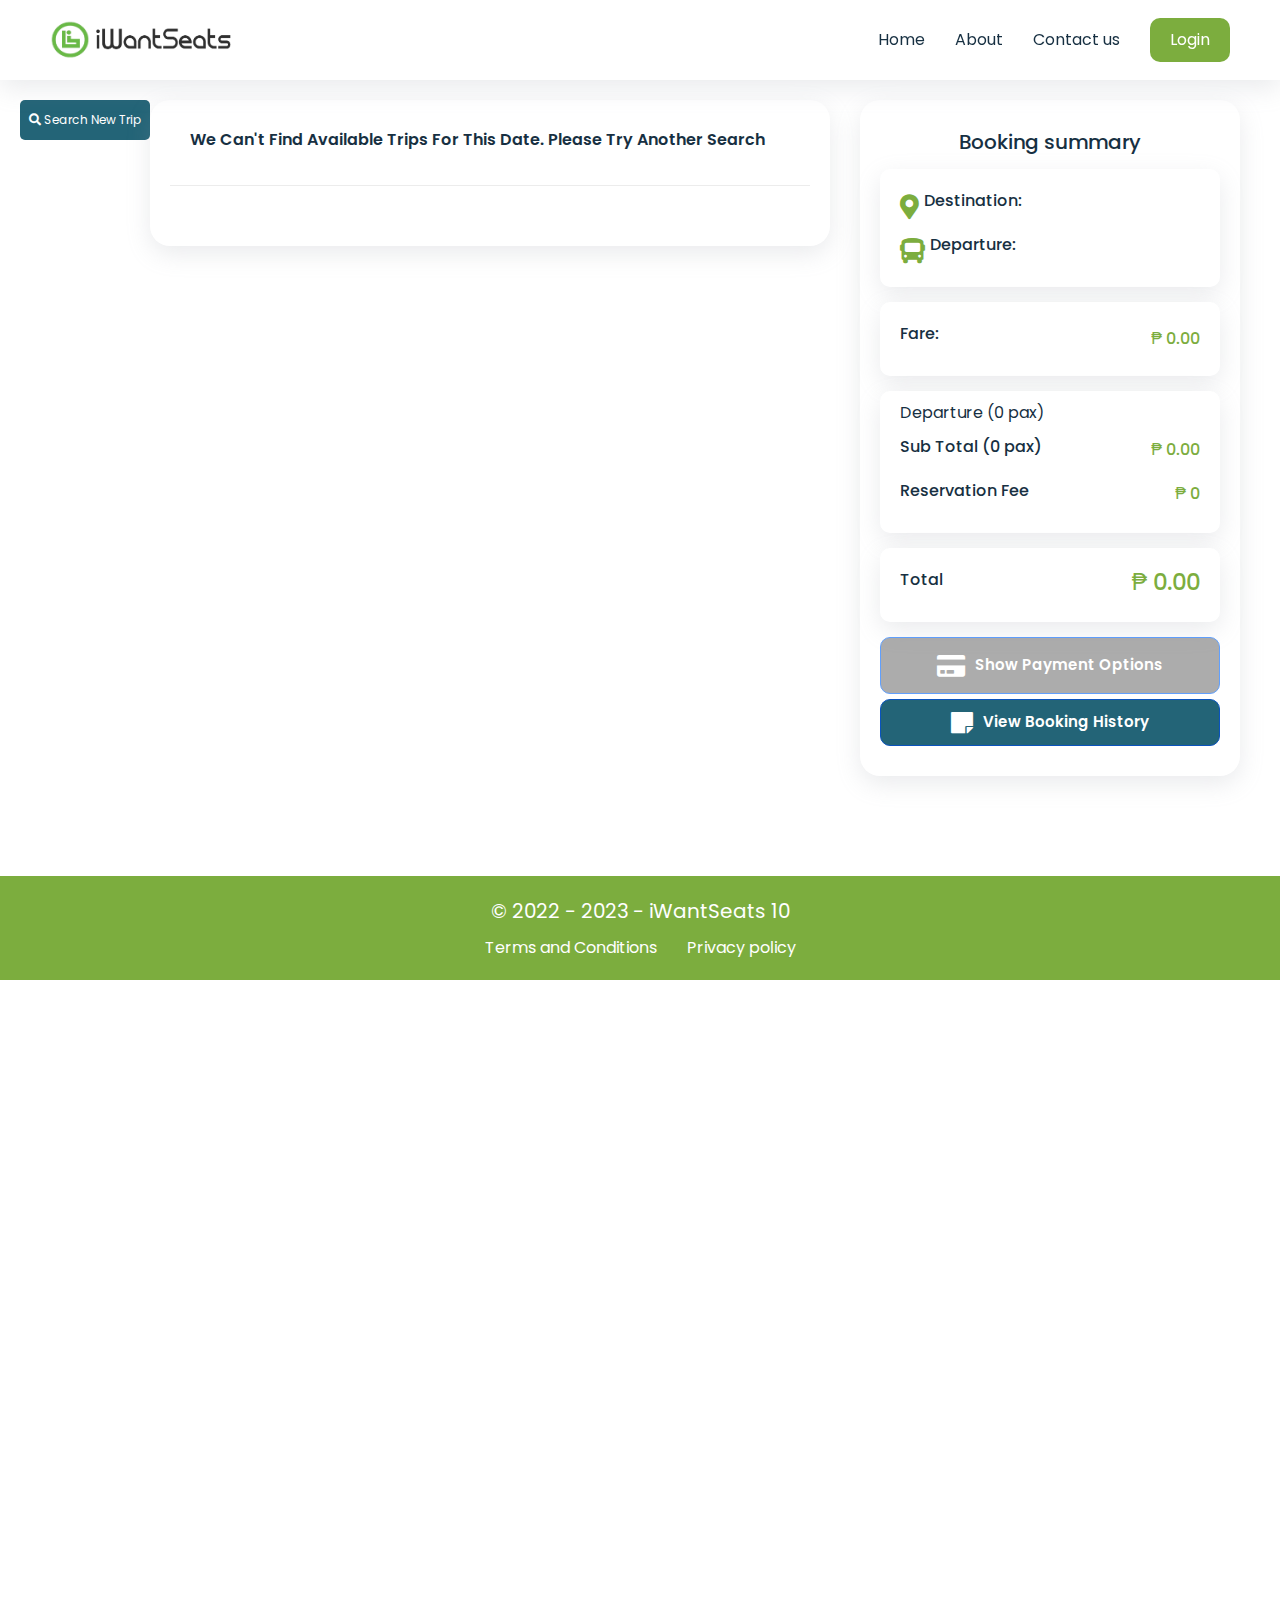
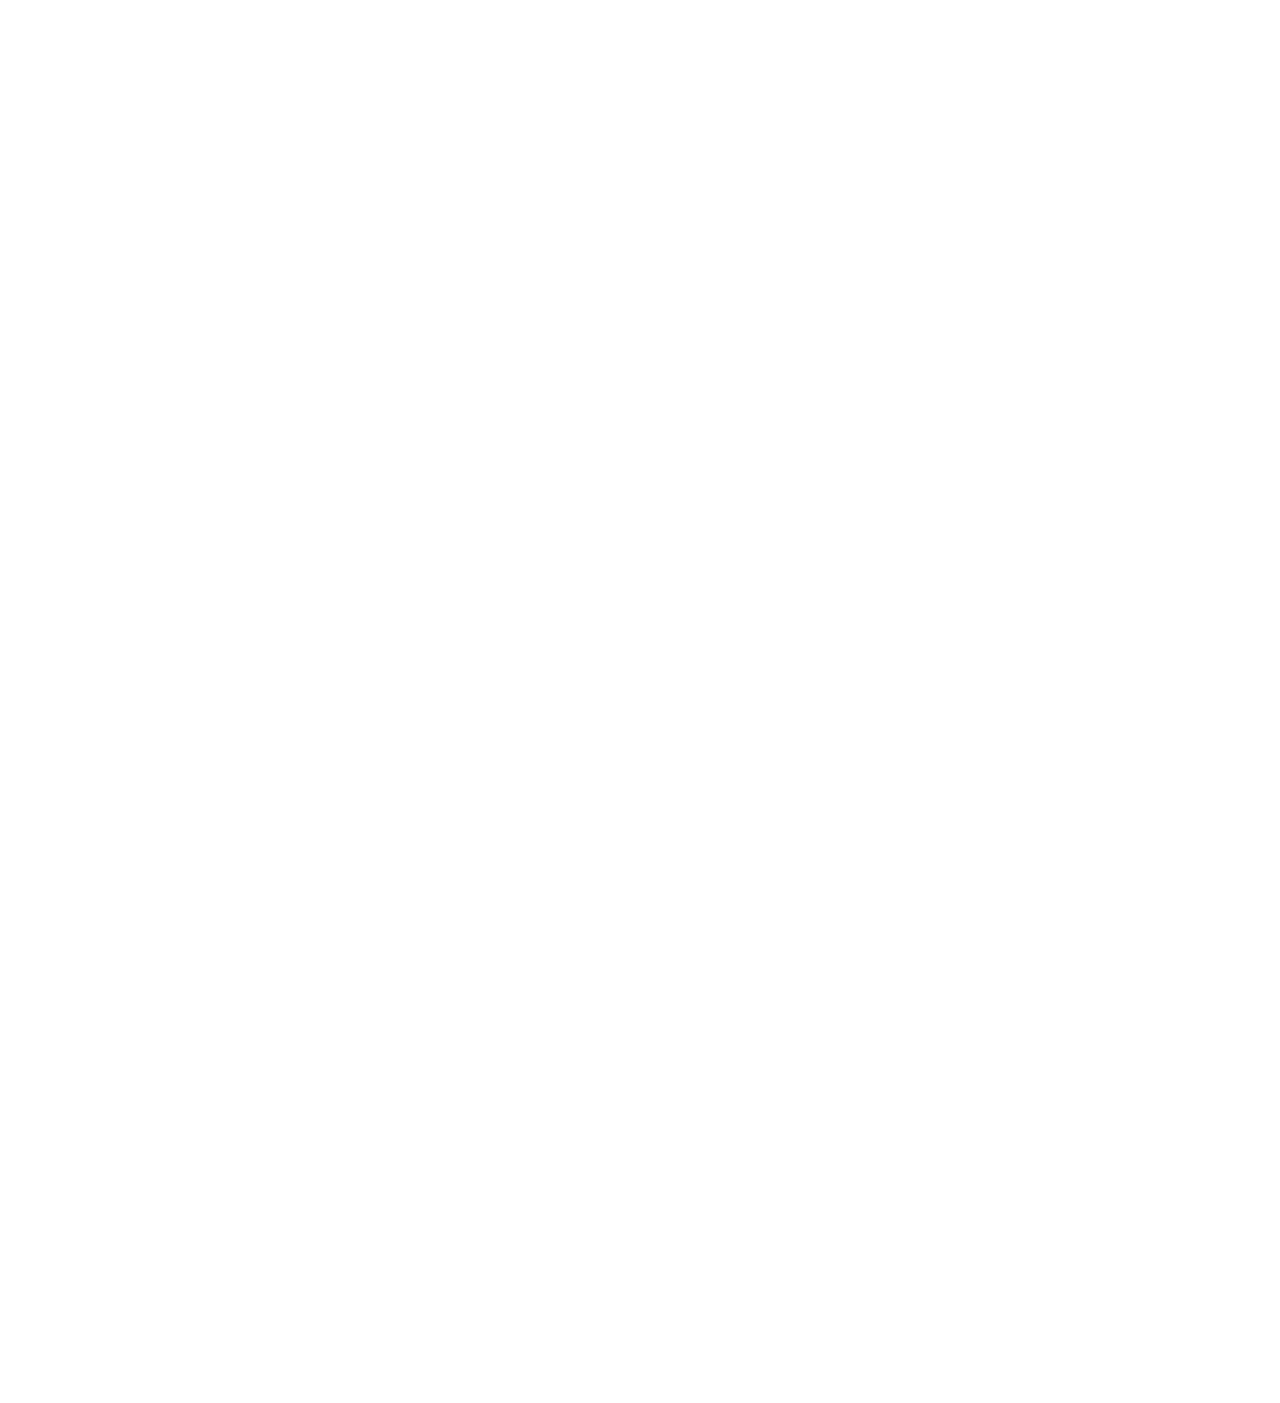
<file: indexgenesis.html>
<!DOCTYPE html>
<html lang="en">

<head>
    <meta charset="UTF-8" />
    <meta content="IE=edge" http-equiv="X-UA-Compatible" />
    <meta content="width=device-width, initial-scale=1.0" name="viewport" />
    <!-- link css -->
    <title>IWantSeats - Genesis</title>
    <link href="assets/images/logo.png" rel="icon" sizes="185x191" type="image/png" />

</head>

<body>

    <script rel="script" src="assets/js/jquery.min.js"></script>
    <script rel="script" src="assets/js/moment.min.js"></script>
    <script>

        function GetURLParameter(sParam) {
            var sPageURL = window.location.search.substring(1);
            var sURLVariables = sPageURL.split('&');
            for (var i = 0; i < sURLVariables.length; i++) {
                var sParameterName = sURLVariables[i].split('=');
                if (sParameterName[0] == sParam) {
                    return sParameterName[1];
                }
            }
        }


        $(document).ready(function () {
            let dest = GetURLParameter('destination');
            let origin = GetURLParameter('origin');
            //console.log(action);
            if (dest && origin) {
                sessionStorage.setItem("originName", origin);
                sessionStorage.setItem("destinationName", dest);
                sessionStorage.setItem("passenger_count", 1);
                sessionStorage.setItem("departure", moment().add(1, 'd').format('YYYY-MM-DD'));
            }
            window.location.href = "booking.html";
        });
    </script>

</body>

</html>
</file>
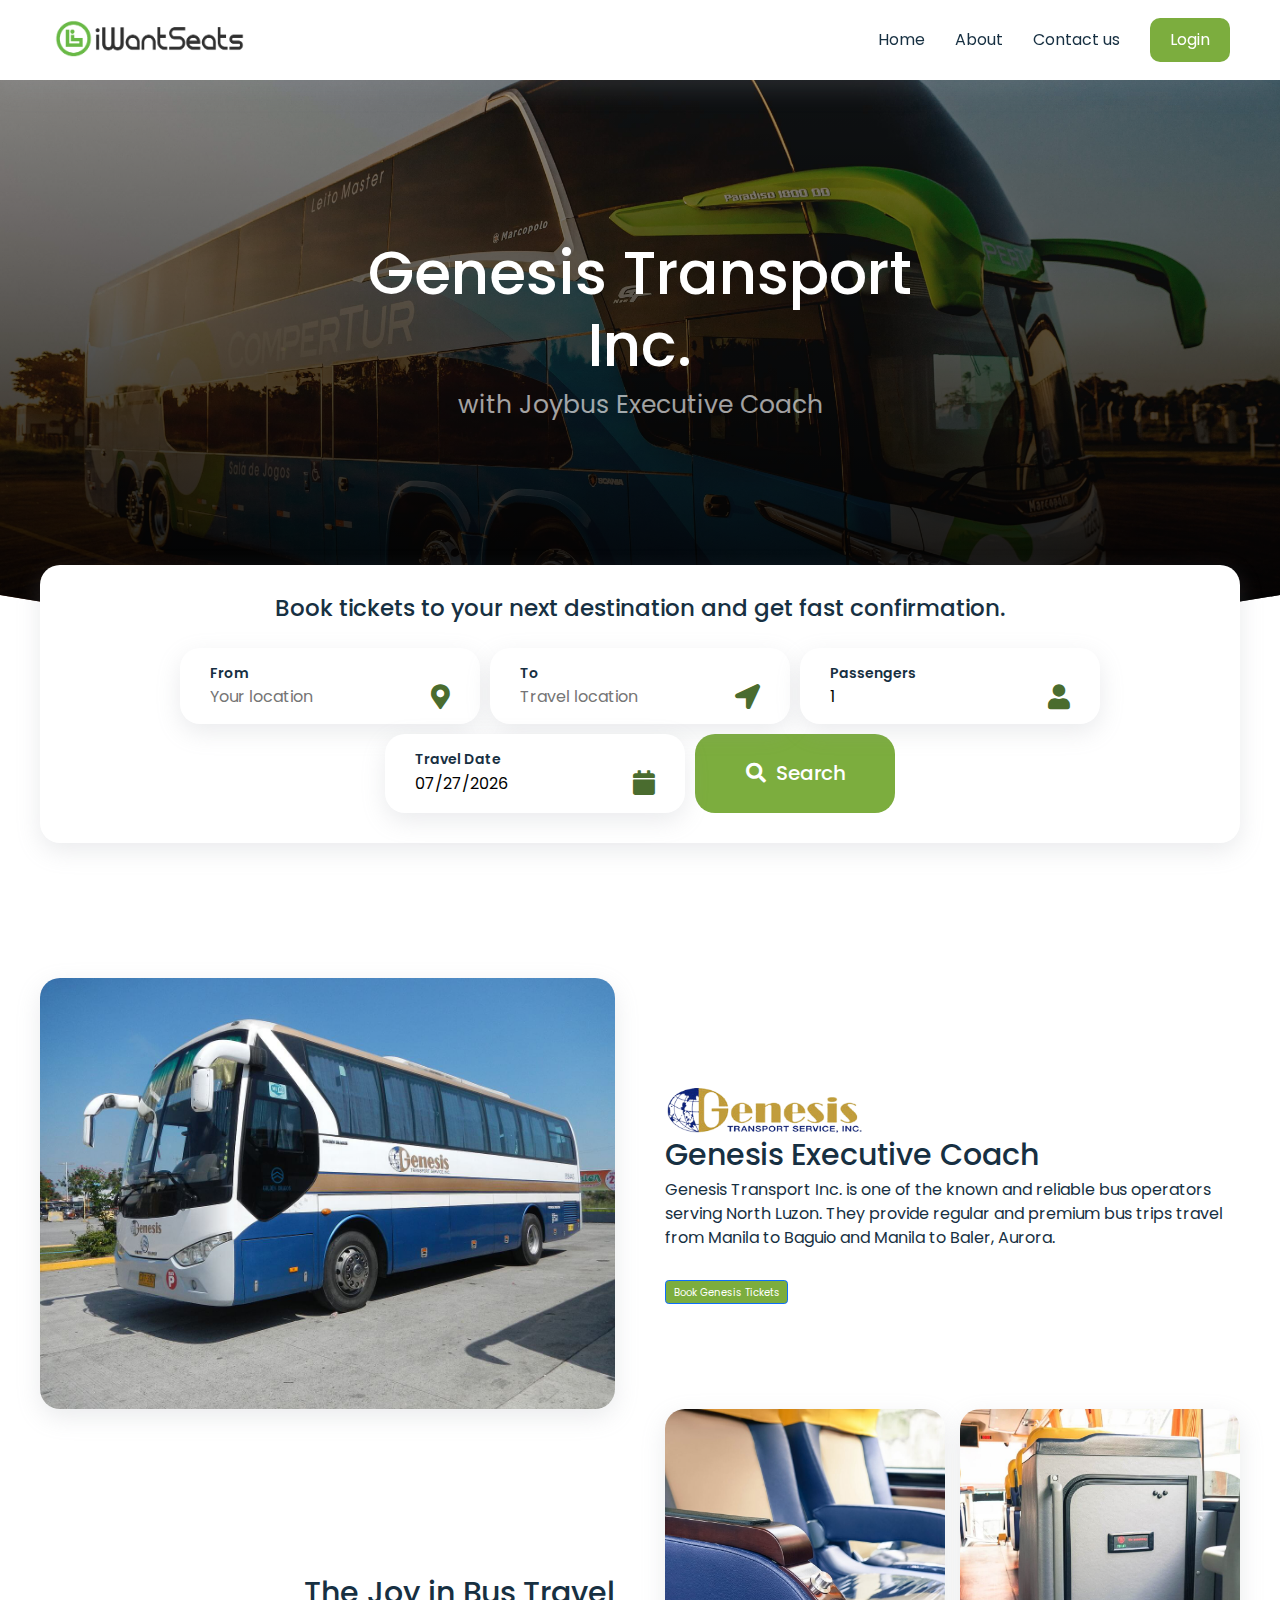
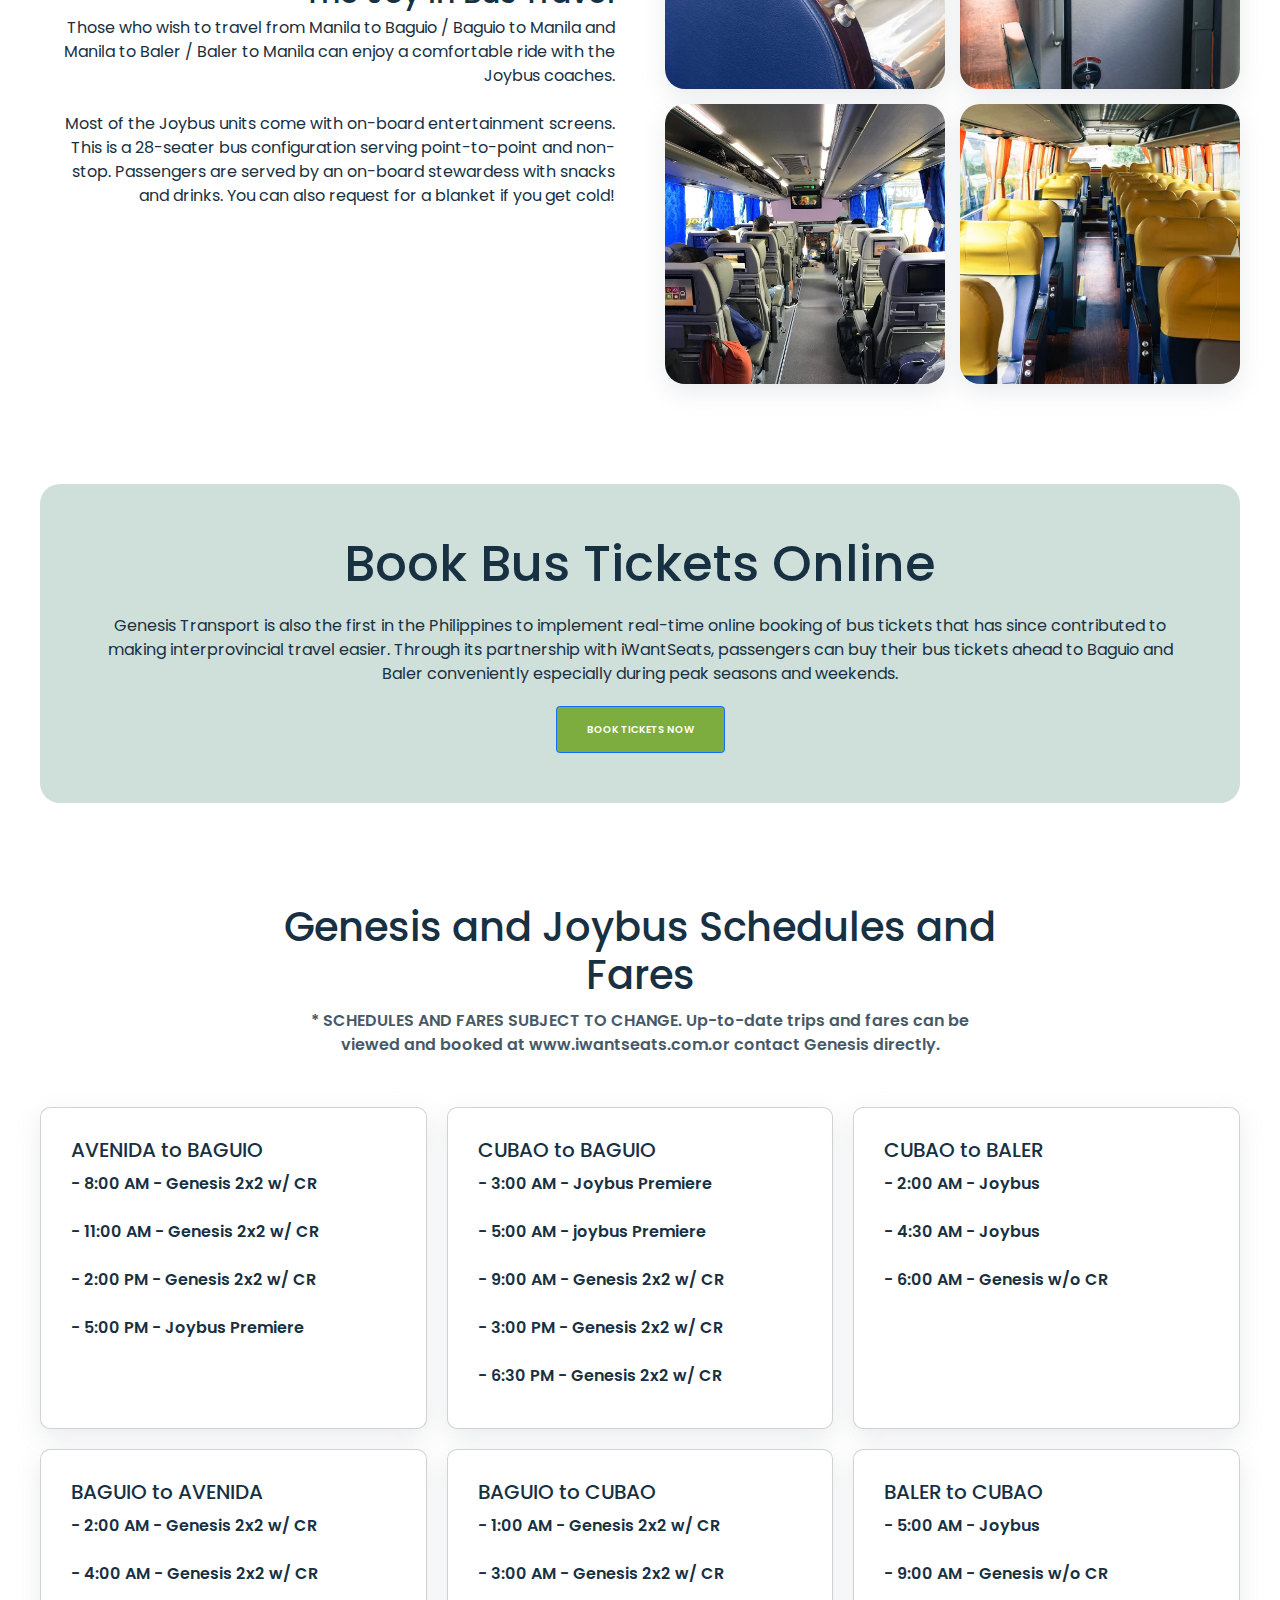
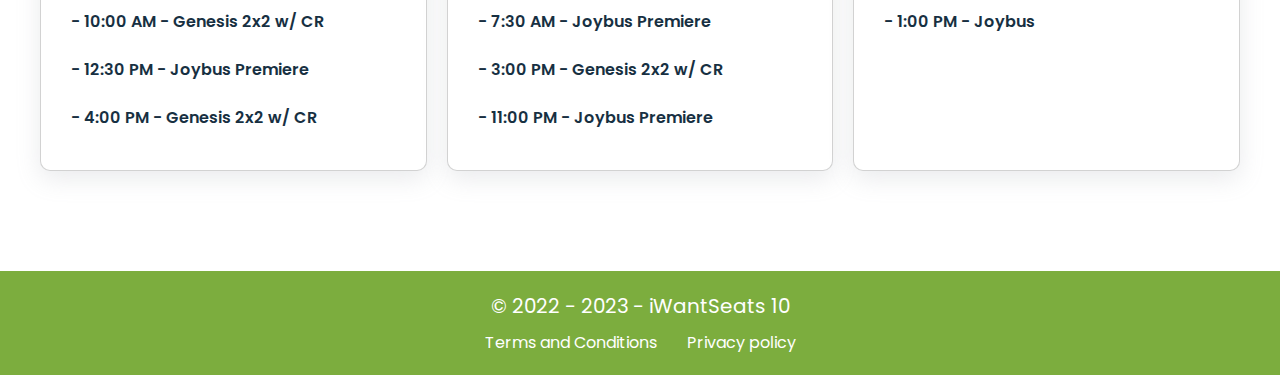
<file: joybus.html>
<!DOCTYPE html>
<html lang="en">
<head>
    <meta charset="UTF-8"/>
    <meta content="IE=edge" http-equiv="X-UA-Compatible"/>
    <meta content="width=device-width, initial-scale=1.0" name="viewport"/>
    <!-- link css -->
    <link rel="stylesheet" href="assets/bootstrap/css/bootstrap.min.css" />
    <link href="assets/css/style.css" rel="stylesheet"/>
    <link href="assets/css/style.css?v=1683159031437" rel="stylesheet" />
    <link href="assets/css/oparator.min.css" rel="stylesheet"/>
    <link href="assets/css/table.min.css" rel="stylesheet"/>
	<link href="assets/swal/sweetalert2.min.css" rel="stylesheet" />

    <!-- unicons -->
    <link href="assets/fonts/fontawesome-all.min.css" rel="stylesheet" />
    <!-- <link
            href="https://unicons.iconscout.com/release/v4.0.0/css/line.css"
            rel="stylesheet"
    /> -->
    <title>IWantSeats - Genesis Transport and Joybus</title>
    <link href="assets/images/logo.png" rel="icon" sizes="185x191" type="image/png">
</head>
<body>
	<header>
		<div class="container-max">
			<div class="logo" onclick="window.open('./', '_self')">
				<img alt="" src="assets/images/logo-black.png" />
			</div>
			<div class="links">
				<a href="#" onclick="menu()">Home</a>
				<a href="#" onclick="menu()">About</a>
				<a href="./#contact" onclick="menu()">Contact us</a>
				<div class="status"></div>
			</div>
			<div class="menu" onclick="menu()">
				<i class="fas fa-bars"></i>
			</div>
		</div>
	</header>
<main>
    <div class="hero">
        <div class="typo">
            <h1>Genesis Transport Inc.</h1>
            <p>with Joybus Executive Coach</p>
            <br/><br/>
        </div>
    </div>
    <div class="container">
        <form class="search-bar-main" id="booking-form" method="POST" onsubmit="SearchForm(event)">
            <center>
                <h3 class="sub-title">
                    Book tickets to your next destination and get fast confirmation.
                </h3>
            </center>
            <div class="search-bar">
                <div class="search-fild drop-box">
                    <label for="from">From</label>
                    <div class="input from-input">
                        <i class="fas fa-search" style="display: none;"></i>
                        <input autocomplete="off" class="from-value" id="from" name="from"
                            oninput="getLocation(this.value)" placeholder="Your location" required />
                        <i class="fas fa-map-marker-alt"></i>
                    </div>
                    <div class="dropdown">
                        <div class="item from-locations"></div>
                    </div>
                </div>
                <div class="search-fild drop-box">
                    <label for="to">To</label>
                    <div class="input to-input">
                        <i class="fas fa-search" style="display: none;"></i>
                        <input autocomplete="off" class="to-value" id="to" oninput="getDestination(this.value)"
                            placeholder="Travel location" required />
                        <i class="fas fa-location-arrow"></i>
                    </div>
                    <div class="dropdown">
                        <div class="item to-locations"></div>
                    </div>
                </div>
                <div class="search-fild">
                    <label for="from">Passengers</label>
                    <div class="input">
                        <input id="passenger" required type="number" value="1" />
                        <i class="fas fa-user"></i>
                    </div>
                </div>
                <div class="search-fild">
                    <label for="date_of_departure">Travel Date</label>
                    <div class="input">
                        <input id="date_of_departure" onchange="this.className=(this.value!=''?'has-value':'')"
                            required type="date" onfocus="this.showPicker()" />
                        <label for="date_of_departure"><i class="fas fa-calendar"></i></label>
                    </div>
                </div>
                <!-- <div class="search-fild">
                    <div class="flex">
                        <label for="date_of_return">Return Date</label>
                        <input id="chkReturn" type="checkbox" />
                    </div>
                    <div class="input">
                        <input disabled id="date_of_return" name="date_of_return"
                            onchange="this.className=(this.value!=''?'has-value':'')" type="date" />
                        <i class="fas fa-calendar"></i>
                    </div>
                </div> -->
                <button class="btn-primary search-btn" id="btn_search">
                    <i class="fas fa-search"></i> Search
                </button>
            </div>
        </form>
</div>
</main>
<section class="sp">
    <div class="container">
        <div class="grid-2">
            <div class="img">
                <img alt="" src="assets/images/GenesisTransportBusBooking.jpeg"/>
            </div>
            <div class="content">
                <div class="logo">
                    <img alt="" src="assets/images/logogenesistransport.png"/>
                </div>
                <h1>Genesis Executive Coach</h1>
                <p>
                    Genesis Transport Inc. is one of the known and reliable bus
                    operators serving North Luzon. They provide regular and premium
                    bus trips travel from Manila to Baguio and Manila to Baler,
                    Aurora.
                </p>
                <button
                        class="btn btn-primary"
                        onclick="window.open('booking.html', '_self')"
                >
                    Book genesis tickets
                </button>
            </div>
        </div>
        <div class="grid-2">
            <div class="content c2">
                <h1>The Joy in Bus Travel</h1>
                <p>
                    Those who wish to travel from Manila to Baguio / Baguio to Manila
                    and Manila to Baler / Baler to Manila can enjoy a comfortable ride
                    with the Joybus coaches. <br/><br/>

                    Most of the Joybus units come with on-board entertainment screens.
                    This is a 28-seater bus configuration serving point-to-point and
                    non-stop. Passengers are served by an on-board stewardess with
                    snacks and drinks. You can also request for a blanket if you get
                    cold!
                </p>
            </div>
            <div class="img-grid fix">
                <div class="img">
                    <img alt="" src="assets/images/1.jpg"/>
                </div>
                <div class="img">
                    <img alt="" src="assets/images/2.jpg"/>
                </div>
                <div class="img">
                    <img alt="" src="assets/images/3.jpg"/>
                </div>
                <div class="img">
                    <img alt="" src="assets/images/4.jpg"/>
                </div>
            </div>
        </div>
    </div>
</section>
<section class="sp">
    <div class="container">
        <div class="book bg">
            <center>
                <h1>Book Bus Tickets Online</h1>
                <p>
                    Genesis Transport is also the first in the Philippines to
                    implement real-time online booking of bus tickets that has since
                    contributed to making interprovincial travel easier. Through its
                    partnership with iWantSeats, passengers can buy their bus tickets
                    ahead to Baguio and Baler conveniently especially during peak
                    seasons and weekends.
                </p>
                <button
                        class="btn btn-primary"
                        onclick="window.open('booking.html', '_self')"
                >
                    Book tickets now
                </button>
            </center>
        </div>
    </div>
</section>
<section class="sp">
    <div class="container">
        <div class="typo2">
            <h1 class="title">Genesis and Joybus Schedules and Fares</h1>
            <p>
                * SCHEDULES AND FARES SUBJECT TO CHANGE. Up-to-date trips and fares
                can be viewed and booked at www.iwantseats.com.or contact Genesis
                directly.
            </p>
        </div>
        <div class="cards">
            <div class="card">
                <h3>AVENIDA to BAGUIO</h3>
                <p>
                    - 8:00 AM - Genesis 2x2 w/ CR <br/><br/>
                    - 11:00 AM - Genesis 2x2 w/ CR<br/><br/>
                    - 2:00 PM - Genesis 2x2 w/ CR<br/><br/>
                    - 5:00 PM - Joybus Premiere
                </p>
            </div>
            <div class="card">
                <h3>CUBAO to BAGUIO</h3>
                <p>
                    - 3:00 AM - Joybus Premiere<br/><br/>
                    - 5:00 AM - joybus Premiere<br/><br/>
                    - 9:00 AM - Genesis 2x2 w/ CR<br/><br/>
                    - 3:00 PM - Genesis 2x2 w/ CR<br/><br/>
                    - 6:30 PM - Genesis 2x2 w/ CR
                </p>
            </div>
            <div class="card">
                <h3>CUBAO to BALER</h3>
                <p>
                    - 2:00 AM - Joybus<br/><br/>
                    - 4:30 AM - Joybus<br/><br/>
                    - 6:00 AM - Genesis w/o CR
                </p>
            </div>
            <div class="card">
                <h3>BAGUIO to AVENIDA</h3>
                <p>
                    - 2:00 AM - Genesis 2x2 w/ CR<br/><br/>
                    - 4:00 AM - Genesis 2x2 w/ CR<br/><br/>
                    - 10:00 AM - Genesis 2x2 w/ CR<br/><br/>
                    - 12:30 PM - Joybus Premiere<br/><br/>
                    - 4:00 PM - Genesis 2x2 w/ CR
                </p>
            </div>
            <div class="card">
                <h3>BAGUIO to CUBAO</h3>
                <p>
                    - 1:00 AM - ​Genesis 2x2 w/ CR<br/><br/>
                    - 3:00 AM - ​Genesis 2x2 w/ CR<br/><br/>
                    - 7:30 AM - Joybus Premiere<br/><br/>
                    - 3:00 PM - Genesis 2x2 w/ CR<br/><br/>
                    - 11:00 PM - Joybus Premiere
                </p>
            </div>
            <div class="card">
                <h3>BALER to CUBAO</h3>
                <p>
                    - 5:00 AM - Joybus<br/><br/>
                    - 9:00 AM - Genesis w/o CR<br/><br/>
                    - 1:00 PM - Joybus
                </p>
            </div>
        </div>
    </div>
</section>

<footer>
    <div class="container">
        <center>
            <p>&copy; 2022 - 2023 - iWantSeats 10</p>
            <div class="privacy">
                <a href="javascript:;" data-bs-toggle="modal" data-bs-target="#modal-terms">Terms and Conditions</a>
                <a href="javascript:;" data-bs-toggle="modal" data-bs-target="#modal-policy">Privacy policy</a>
            </div>
        </center>
    </div>
</footer>

<div id="modal-policy" class="modal fade" role="dialog" tabindex="-1">
    <div class="modal-dialog modal-lg modal-dialog-centered modal-dialog-scrollable" role="document">
        <div class="modal-content">
            <div class="modal-header p-3">
                <h3 class="modal-title">Privacy Policy</h3>
                <button class="btn-close" type="button" data-bs-dismiss="modal" aria-label="Close"></button>
            </div>
            <div class="modal-body">
                <div w3-include-html="policy.html"></div>
            </div>
            <div class="modal-footer d-flex justify-content-center p-3">
                <button class="btn btn-light fs-4" type="button" data-bs-dismiss="modal">Close</button>
            </div>
        </div>
    </div>
</div>
<div id="modal-terms" class="modal fade" role="dialog" tabindex="-1">
    <div class="modal-dialog modal-lg modal-dialog-centered modal-dialog-scrollable" role="document">
        <div class="modal-content">
            <div class="modal-header p-4">
                <h3 class="modal-title">Terms and Conditions</h3>
                <button class="btn-close" type="button" data-bs-dismiss="modal" aria-label="Close"></button>
            </div>
            <div class="modal-body">
                <div w3-include-html="terms.html"></div>
            </div>
            <div class="modal-footer d-flex justify-content-center p-3">
                <button class="btn btn-light fs-4" type="button" data-bs-dismiss="modal">Close</button>
            </div>
        </div>
    </div>
</div>


<script rel="script" src="assets/js/jquery.min.js"></script>
<script src="assets/bootstrap/js/bootstrap.min.js"></script>
<script rel="script" src="assets/js/moment.min.js"></script>
<script rel="script" src="assets/js/axios.min.js"></script>
<script rel="script" src="assets/js/lodash.min.js"></script>
<script rel="script" src="assets/swal/sweetalert2.min.js"></script>
<script rel="script" src="assets/js/loadingoverlay.min.js"></script>
<script async rel="script" src="assets/js/app.js?v=1683159031437"></script>
<script async rel="script" src="assets/js/main.js?v=1683159031437"></script>
</body>
</html>
</file>
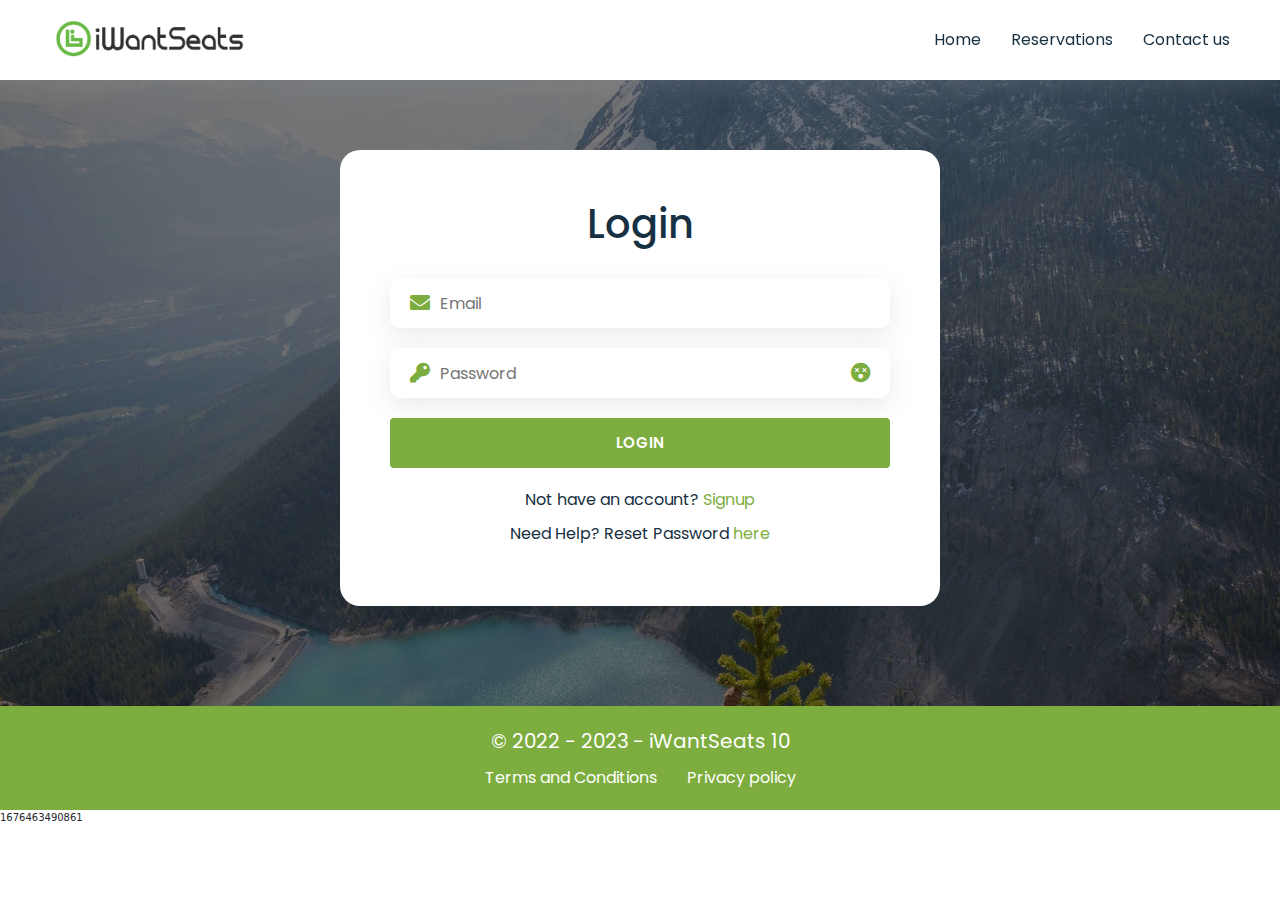
<file: login.html>
<!DOCTYPE html>
<html lang="en">

<head>
  <meta charset="UTF-8" />
  <meta content="IE=edge" http-equiv="X-UA-Compatible" />
  <meta content="width=device-width, initial-scale=1.0" name="viewport" />
  <!-- link css -->
  <link rel="stylesheet" href="assets/bootstrap/css/bootstrap.min.css" />
  <link href="assets/css/style.css?v=1683159031437" rel="stylesheet" />
  <link href="assets/css/form.min.css" rel="stylesheet" />
  <title>IWantSeats</title>
  <link href="assets/images/logo.png" rel="icon" sizes="185x191" type="image/png" />
  <!-- unicons -->
  <link href="assets/fonts/fontawesome-all.min.css" rel="stylesheet" />
  <!-- <link href="https://unicons.iconscout.com/release/v4.0.0/css/line.css" rel="stylesheet" /> -->
</head>

<body>
  <header>
    <div class="container-max">
      <div class="logo" onclick="window.open('./', '_self')">
        <img alt="" src="assets/images/logo-black.png" />
      </div>
      <div class="links">
        <a href="./" onclick="menu()">Home</a>
        <a href="#" onclick="menu()">Reservations</a>
        <a href="./#contact" onclick="menu()">Contact us</a>
      </div>
      <div class="menu" onclick="menu()">
        <i class="fas fa-bars"></i>
      </div>
    </div>
  </header>
  <section class="form-main">
    <div class="container">
      <form id="login" onsubmit="SubmitForm(event)">
        <center>
          <div class="form-title">
            <h3>Login</h3>
          </div>
        </center>

        <div class="fild">
          <i class="fas fa-envelope"></i>
          <input id="email" name="email" placeholder="Email" required type="email" />
        </div>
        <div class="fild">
          <i class="fas fa-key"></i>
          <input id="password" placeholder="Password" required type="password" />
          <i class="fas fa-dizzy"></i>
        </div>
        <button class="btn signup fs-4" id="btn_login">Login</button>

        <div class="ask">
          <p>Not have an account? <a href="signup.html">Signup</a></p>
          <p>
            Need Help? Reset Password
            <a href="#" onclick="openForgot()">here</a>
          </p>
        </div>
      </form>
    </div>
  </section>
  <footer>
    <div class="container">
      <center>
        <p>&copy; 2022 - 2023 - iWantSeats 10</p>
        <div class="privacy">
          <a href="javascript:;" data-bs-toggle="modal" data-bs-target="#modal-terms">Terms and Conditions</a>
          <a href="javascript:;" data-bs-toggle="modal" data-bs-target="#modal-policy">Privacy policy</a>
        </div>
      </center>
    </div>
  </footer>

  <div id="modal-policy" class="modal fade" role="dialog" tabindex="-1">
    <div class="modal-dialog modal-lg modal-dialog-centered modal-dialog-scrollable" role="document">
      <div class="modal-content">
        <div class="modal-header p-3">
          <h3 class="modal-title">Privacy Policy</h3>
          <button class="btn-close" type="button" data-bs-dismiss="modal" aria-label="Close"></button>
        </div>
        <div class="modal-body">
          <div w3-include-html="policy.html"></div>
        </div>
        <div class="modal-footer d-flex justify-content-center p-3">
          <button class="btn btn-light fs-4" type="button" data-bs-dismiss="modal">Close</button>
        </div>
      </div>
    </div>
  </div>
  <div id="modal-terms" class="modal fade" role="dialog" tabindex="-1">
    <div class="modal-dialog modal-lg modal-dialog-centered modal-dialog-scrollable" role="document">
      <div class="modal-content">
        <div class="modal-header p-4">
          <h3 class="modal-title">Terms and Conditions</h3>
          <button class="btn-close" type="button" data-bs-dismiss="modal" aria-label="Close"></button>
        </div>
        <div class="modal-body">
          <div w3-include-html="terms.html"></div>
        </div>
        <div class="modal-footer d-flex justify-content-center p-3">
          <button class="btn btn-light fs-4" type="button" data-bs-dismiss="modal">Close</button>
        </div>
      </div>
    </div>
  </div>
  <script rel="script" src="assets/js/jquery.min.js"></script>
  <script rel="script" src="assets/js/loadingoverlay.min.js"></script>
  <script src="assets/bootstrap/js/bootstrap.min.js"></script>
  <script rel="script" src="assets/js/axios.min.js"></script>1676463490861
  <script rel="script" src="assets/swal/sweetalert2.all.js"></script>
  <script rel="script" src="assets/js/app.js?v=1683159031437"></script>

  <script>
    let axiosConfig = {
      headers: {
        "Content-Type": "application/json;charset=UTF-8",
      },
    };

    $.LoadingOverlaySetup({
      imageColor: "#4a6c2f"
    });



    document.addEventListener("DOMContentLoaded", () => {
      let token = localStorage.getItem("TOKEN");
      if (token) {
        window.location.href = './';
      }
    });

    async function openForgot() {
      Swal.fire({
        title: "RESET PASSWORD",
        input: "email",
        inputLabel: "Enter your email address",
        inputPlaceholder: "Enter email address",
        allowOutsideClick: false,
        showCancelButton: true,
        confirmButtonText: "Submit",
      }).then(async (result) => {
        if (result.isConfirmed) {
          Swal.fire({
            title: "Please Wait..",
            allowOutsideClick: false,
            showCancelButton: false,
            showConfirmButton: false,
            allowEscapeKey: false,
            willOpen: async function (e) {
              Swal.showLoading();
              let data = {
                email: result.value,
              };
              let input = `https://iwsenterprise.com/squareone/iws10_resetpass`;
              let res = await axios.post(input, data, axiosConfig);
              if (res.data.RESULT === "SAVED") {
                Swal.fire(
                  "Success.. Please check your email to reset your password",
                  "",
                  "success"
                );
              } else {
                Swal.fire("Failed.. Email not exist", "", "error");
              }
            },
          });
        }
      });
    }


    const SubmitForm = (e) => {
      e.preventDefault();
      $('#login').LoadingOverlay('show');

      let data = {
        email: document.getElementById("email").value,
        pwd: document.getElementById("password").value,
      };

      let url =
        "https://iwsenterprise.com/iwsticketing_v3/iwsapiengine/login/aaa/bbb";

      //console.log(JSON.stringify(data));
      fetch(url, {
        headers: {
          "Content-Type": "application/json; charset=utf-8",
        },
        method: "post",
        body: JSON.stringify(data),
      })
        .then((resp) => resp.json())
        .then((row) => {
          //console.log(row);
          $('#login').LoadingOverlay('hide');
          if (row["RESULT"] === "INACTIVE") {
            Swal.fire('ACCOUNT INACTIVE',
              "Please verify your e-mail address to access your account"
            );
          } else if (row["RESULT"] === "OK") {
            localStorage.setItem("loginInfo", JSON.stringify(data));
            localStorage.setItem("userInfo", JSON.stringify(row));
            localStorage.setItem("TOKEN", row["TOKEN"]);
            if (sessionStorage.getItem("originName")) {
              window.location.href =
                document.URL.substring(0, document.URL.lastIndexOf("/")) +
                "/booking.html";
            } else {
              window.location.href = './';
            }
          } else {
            Swal.fire({
              title: "LOGIN FAILED", html: `<p style="font-size:10pt">If you are using an old password, you may reset your password  <a href='javascript:;' onclick="openForgot()">HERE</a>.</p>
<p style="font-size:10pt">As we recently upgraded the website, a password reset is required to access your account.</p>
<p style="font-size:10pt">If you have reset the password and still unable to login, please let us know at <a style="font-size:10pt" href="mailto:payments@iwantseats.com.ph">payments@iwantseats.com.ph</a></p>
<p style="font-size:10pt">Thank you very much!</p>
`});
            document.getElementById("login").reset();
          }
        });
    };
  </script>
</body>

</html>
</file>
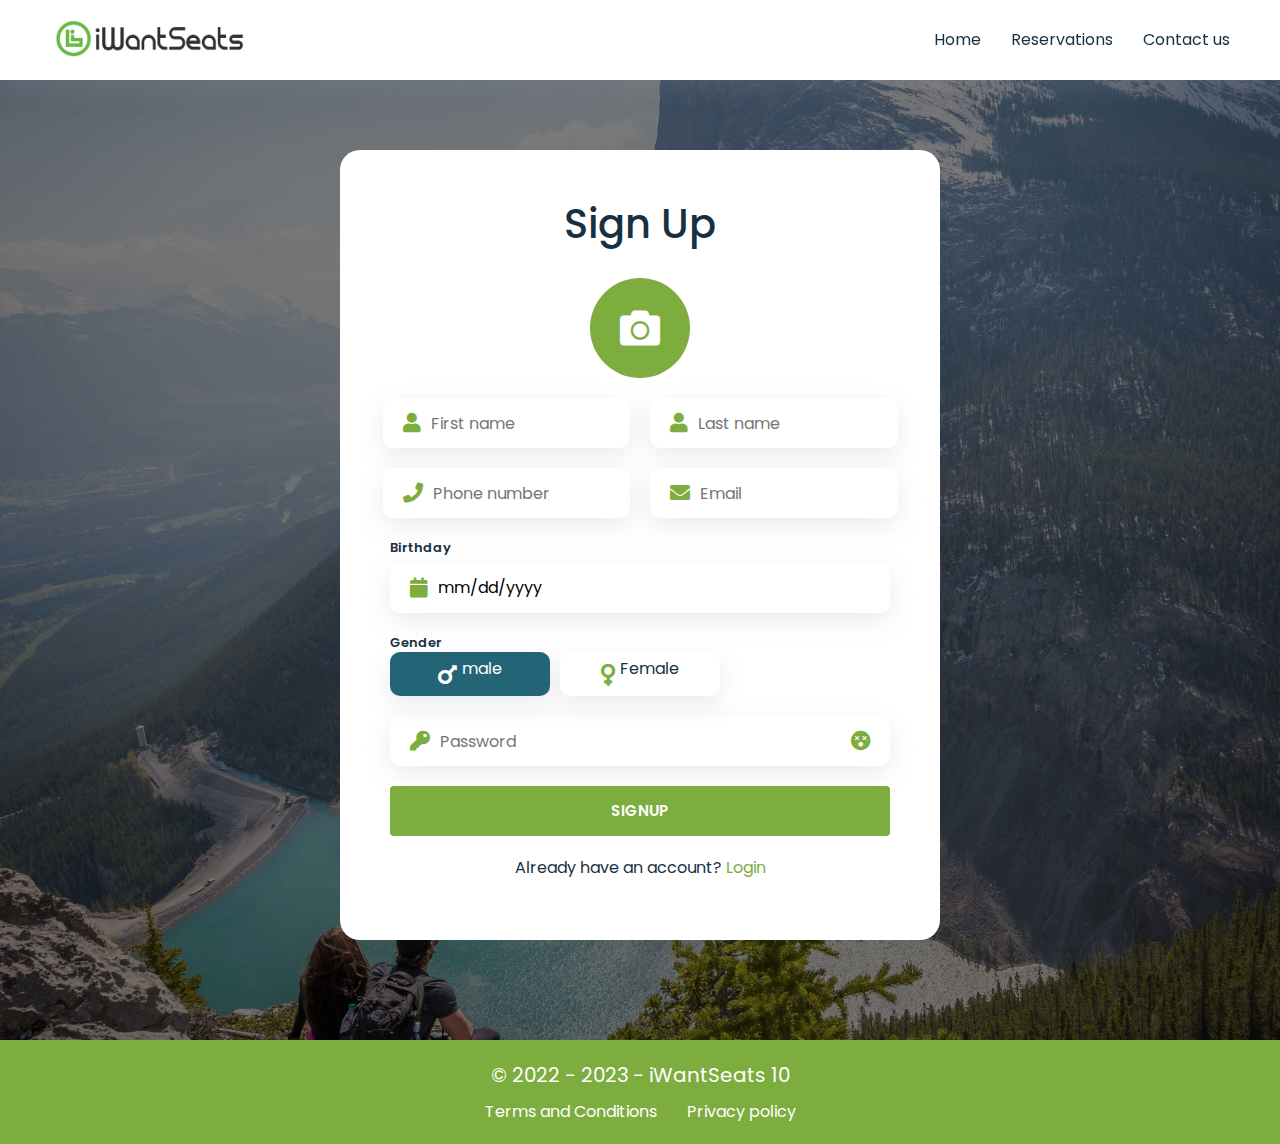
<file: signup.html>
<!DOCTYPE html>
<html lang="en">

<head>
    <meta charset="UTF-8" />
    <meta content="IE=edge" http-equiv="X-UA-Compatible" />
    <meta content="width=device-width, initial-scale=1.0" name="viewport" />
    <!-- link css -->
    <link rel="stylesheet" href="assets/bootstrap/css/bootstrap.min.css" />
    <link href="assets/css/style.css?v=1683159031437" rel="stylesheet" />
    <link href="assets/css/form.min.css?v=1683159031437" rel="stylesheet" />
    <link href="assets/swal/sweetalert2.min.css" rel="stylesheet" />

    <!-- unicons -->
    <link href="assets/fonts/fontawesome-all.min.css" rel="stylesheet" />
    <!-- <link href="https://unicons.iconscout.com/release/v4.0.0/css/line.css" rel="stylesheet" /> -->
    <title>IWantSeats</title>
    <link href="assets/images/logo.png" rel="icon" sizes="185x191" type="image/png">
</head>

<body>
    <header>
        <div class="container-max">
            <div class="logo" onclick="window.open('./', '_self')">
                <img alt="" src="assets/images/logo-black.png" />
            </div>
            <div class="links">
                <a href="./" onclick="menu()">Home</a>
                <a href="#" onclick="menu()">Reservations</a>
                <a href="./#contact" onclick="menu()">Contact us</a>
                <!--            <a href="signup.html" onclick="menu()">-->
                <!--                <button class="btn-primary">Sign up</button>-->
                <!--            </a>-->
            </div>
            <div class="menu" onclick="menu()">
                <i class="fas fa-bars"></i>
            </div>
        </div>
    </header>
    <section class="form-main">
        <div class="container">
            <form id="signupform" action="#" onsubmit="return submitForm(this)">
                <center>
                    <div class="form-title">
                        <h3>Sign Up</h3>
                    </div>
                </center>

                <div class="user-pic">
                    <label for="profile">
                        <i class="fas fa-camera"></i>
                    </label>
                    <input id="profile" name="" type="file" />
                </div>
                <div class="row">
                    <div class="fild">
                        <i class="fas fa-user"></i>
                        <input id="first_name" name="first_name" placeholder="First name" required type="text" />
                    </div>
                    <div class="fild">
                        <i class="fas fa-user"></i>
                        <input id="last_name" name="last_name" placeholder="Last name" required type="text" />
                    </div>
                </div>
                <div class="row">
                    <div class="fild">
                        <i class="fas fa-phone"></i>
                        <input id="contact_number" name="contact_number" placeholder="Phone number"
                            type="contact_number" />
                    </div>
                    <div class="fild">
                        <i class="fas fa-envelope"></i>
                        <input id="email" placeholder="Email" required type="email" />
                    </div>
                </div>
                <label class="bt" for="birthday">Birthday</label>
                <div class="fild" id="birth">
                    <i class="fas fa-calendar"></i>
                    <input id="birthday" name="birthday" type="date" required />
                </div>
                <div class="gender-main">
                    <label class="bt" for="gender">Gender</label>
                    <div class="gender" id="gender">
                        <div class="gender-type">
                            <input checked id="male" name="gender" type="radio" value="male" />
                            <label for="male">
                                <i class="fas fa-mars"></i>
                                <p>male</p>
                            </label>
                        </div>
                        <div class="gender-type">
                            <input id="female" name="gender" type="radio" value="female" />
                            <label for="female">
                                <i class="fas fa-venus"></i>
                                <p>Female</p>
                            </label>
                        </div>
                        <!-- <div class="gender-type">
                        <input id="mix" name="gender" type="radio" value="mix"/>
                        <label for="mix">
                            <i class="fas fa-user"></i>
                            <p>3rd gender</p>
                        </label>
                    </div> -->
                    </div>
                </div>

                <div class="fild">
                    <i class="fas fa-key"></i>
                    <input id="password" placeholder="Password" required type="password" />
                    <i class="fas fa-dizzy"></i>
                </div>
                <button class="btn signup fs-4" type="submit" id="btn_sign_up">Signup</button>

                <div class="ask">
                    <p>Already have an account? <a href="login.html">Login</a></p>
                </div>
                <!--            <div class="social-login-main">-->
                <!--                <center>-->
                <!--                    <h1>Or, signup with</h1>-->
                <!--                </center>-->
                <!--                <div class="social-login">-->
                <!--                    <button class="s-btn">-->
                <!--                        <img alt="" src="assets/images/google.svg"/>-->
                <!--                        Google-->
                <!--                    </button>-->
                <!--                    <button class="s-btn">-->
                <!--                        <img alt="" src="assets/images/fb.svg"/>-->
                <!--                        Facebook-->
                <!--                    </button>-->
                <!--                </div>-->
                <!--            </div>-->
            </form>
        </div>
    </section>
    <footer>
        <div class="container">
            <center>
                <p>&copy; 2022 - 2023 - iWantSeats 10</p>
                <div class="privacy">
                    <a href="javascript:;" data-bs-toggle="modal" data-bs-target="#modal-terms">Terms and Conditions</a>
                    <a href="javascript:;" data-bs-toggle="modal" data-bs-target="#modal-policy">Privacy policy</a>
                </div>
            </center>
        </div>
    </footer>

    <div id="modal-policy" class="modal fade" role="dialog" tabindex="-1">
        <div class="modal-dialog modal-lg modal-dialog-centered modal-dialog-scrollable" role="document">
            <div class="modal-content">
                <div class="modal-header p-3">
                    <h3 class="modal-title">Privacy Policy</h3>
                    <button class="btn-close" type="button" data-bs-dismiss="modal" aria-label="Close"></button>
                </div>
                <div class="modal-body">
                    <div w3-include-html="policy.html"></div>
                </div>
                <div class="modal-footer d-flex justify-content-center p-3">
                    <button class="btn btn-light fs-4" type="button" data-bs-dismiss="modal">Close</button>
                </div>
            </div>
        </div>
    </div>
    <div id="modal-terms" class="modal fade" role="dialog" tabindex="-1">
        <div class="modal-dialog modal-lg modal-dialog-centered modal-dialog-scrollable" role="document">
            <div class="modal-content">
                <div class="modal-header p-4">
                    <h3 class="modal-title">Terms and Conditions</h3>
                    <button class="btn-close" type="button" data-bs-dismiss="modal" aria-label="Close"></button>
                </div>
                <div class="modal-body">
                    <div w3-include-html="terms.html"></div>
                </div>
                <div class="modal-footer d-flex justify-content-center p-3">
                    <button class="btn btn-light fs-4" type="button" data-bs-dismiss="modal">Close</button>
                </div>
            </div>
        </div>
    </div>
    <script rel="script" src="assets/js/jquery.min.js"></script>
    <script rel="script" src="assets/js/loadingoverlay.min.js"></script>
    <script src="assets/bootstrap/js/bootstrap.min.js"></script>
    <script rel="script" src="assets/swal/sweetalert2.min.js"></script>
    <script rel="script" src="assets/js/app.js?v=1683159031437"></script>
    <script>
        document.addEventListener("DOMContentLoaded", () => {
            let token = localStorage.getItem('TOKEN');
            if (token) {
                window.location.href = './';
            }
        });
        $.LoadingOverlaySetup({
            imageColor: "#4a6c2f"
        });


        submitForm = (form) => {
            $('#signupform').LoadingOverlay('show');

            var account = {
                email: document.querySelector('#email').value,
                password: document.querySelector('#password').value,
                firstName: document.querySelector('#first_name').value,
                middleName: '',
                lastName: document.querySelector('#last_name').value,
                gender: document.querySelector("input[name='gender']:checked").value,
                birthDate: document.querySelector('#birthday').value,
                contactNo: document.querySelector('#contact_number').value ?? ''
            };
            console.log('sign_up post', account);
            let baseURL = 'https://iwsenterprise.com/iwsticketing_v3/iwsapiengine/register_online_user';
            fetch(baseURL, {
                headers: {
                    'Content-Type': 'application/json'
                },
                method: "POST",
                body: JSON.stringify(account)
            }).then(resp => resp.json()).then(data => {
                console.log(data);
                $('#signupform').LoadingOverlay('hide');
                if (data.RESULT === 'SAVED') {
                    Swal.fire({
                        icon: 'success',
                        title: 'Success',
                        text: 'Please check your registered email to activate your account. ',
                        footer: '<p class="fs-5">Click <a href="./login.html"> HERE </a> to login</p>'
                    })
                    //localStorage.setItem('TOKEN', data['TOKEN']);
                    //window.location.href = document.URL.substring(0,document.URL.lastIndexOf('/')) + '/login.html';
                } else if (data.RESULT.includes('used')) {
                    Swal.fire({
                        icon: 'error',
                        title: 'Oops...',
                        text: 'Email is already used.',
                    })
                }
            });

            return false;

        };

    </script>
</body>

</html>
</file>
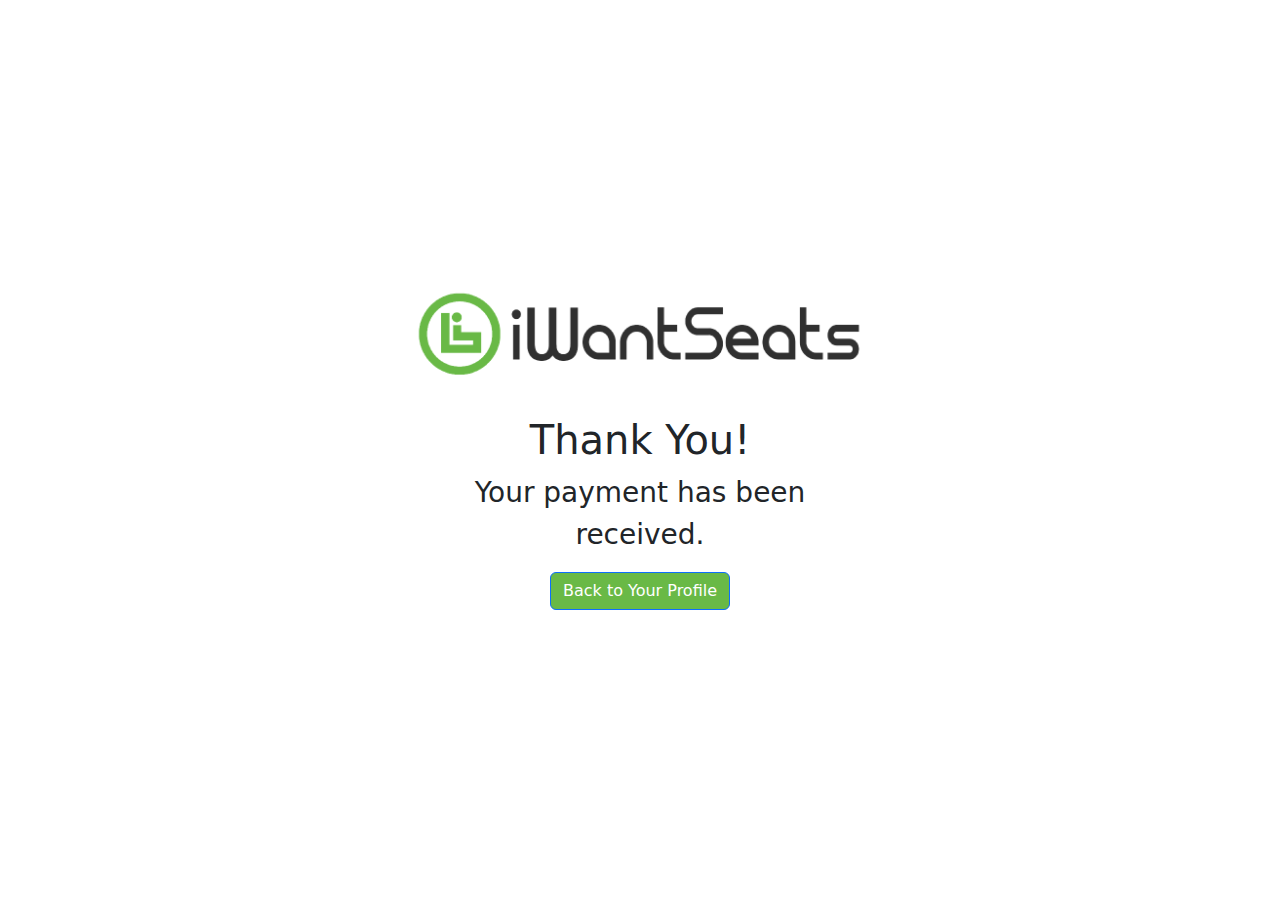
<file: success.html>
<!DOCTYPE html>
<html lang="en">

<head>
    <meta charset="UTF-8" />
    <meta content="IE=edge" http-equiv="X-UA-Compatible" />
    <meta content="width=device-width, initial-scale=1.0" name="viewport" />
    <!-- link css -->
    <link rel="stylesheet" href="assets/bootstrap/css/bootstrap.min.css" />
    <!-- unicons -->
    <link href="assets/fonts/fontawesome-all.min.css" rel="stylesheet" />
    <!-- <link href="https://unicons.iconscout.com/release/v4.0.0/css/line.css" rel="stylesheet" /> -->

    <title>IWantSeats</title>
    <link href="assets/images/logo.png" rel="icon" sizes="185x191" type="image/png">
</head>

<body>
    <div class="container d-flex justify-content-center align-items-center" style="min-height: 100vh;">
        <div class="row justify-content-center">
            <div class="col-12 col-md-6 col-lg-6">
                <div class="card border-0"><img class="card-img-top w-100 d-block" src="assets/images/logo-black.png" />
                    <div class="card-body text-center">
                        <h4 class="card-title fs-1">Thank You!</h4>
                        <p class="card-text fs-3">Your payment has been received.</p><a href="./user-admin.html" class="btn btn-primary" style="background-color: #69b946;" type="button">Back to Your Profile</a>
                    </div>
                </div>
            </div>
        </div>
    </div>

    <script rel="script" src="assets/js/jquery.min.js"></script>
    <script src="assets/bootstrap/js/bootstrap.min.js"></script>

</body>

</html>
</file>
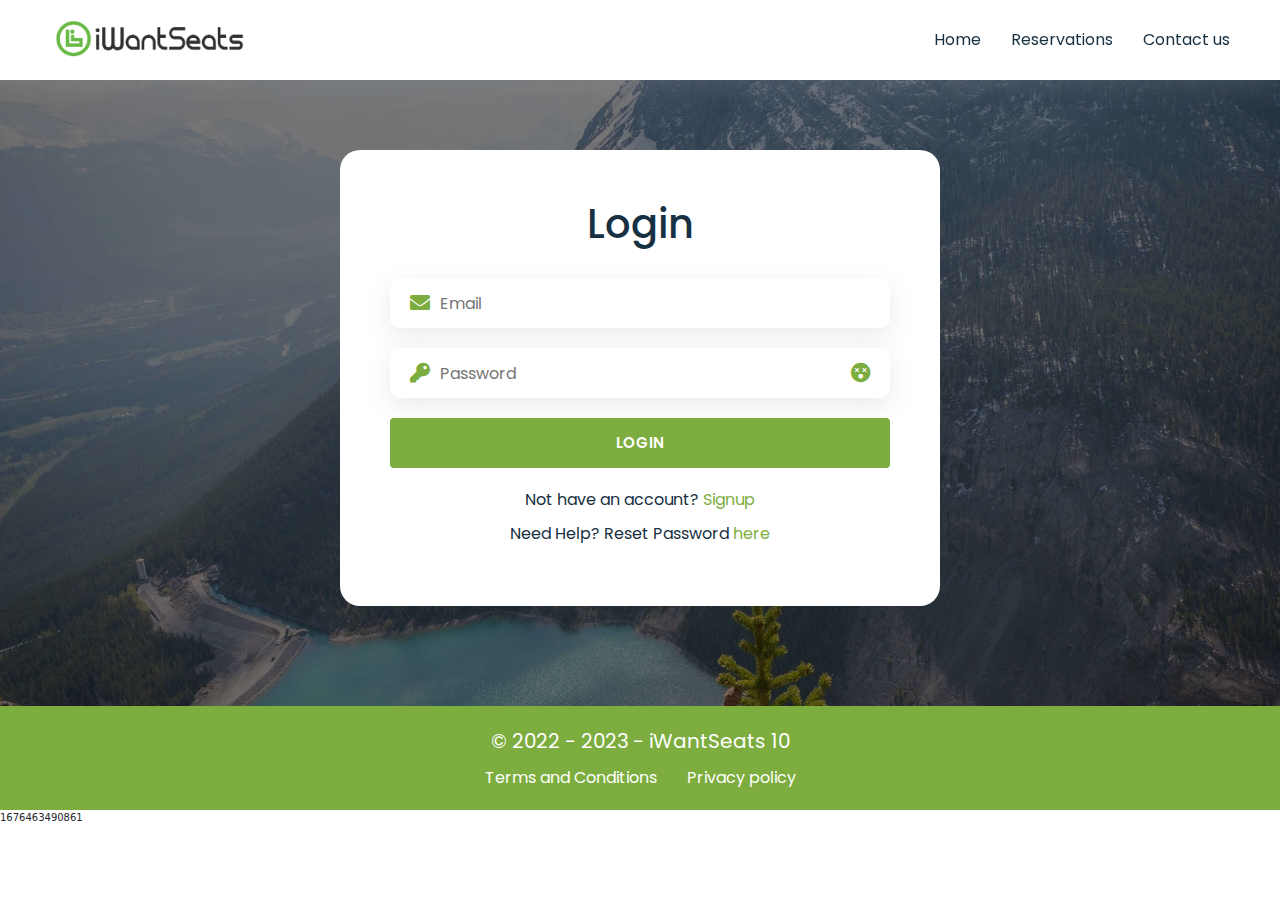
<file: user-admin.html>
<!DOCTYPE html>
<html lang="en">

<head>
    <meta charset="UTF-8" />
    <meta content="IE=edge" http-equiv="X-UA-Compatible" />
    <meta content="width=device-width, initial-scale=1.0" name="viewport" />
    <!-- link css -->
    <link rel="stylesheet" href="assets/bootstrap/css/bootstrap.min.css" />
    <link href="assets/css/style.css?v=1683159031437" rel="stylesheet" />
    <link href="assets/css/admin.min.css?v=1683159031437" rel="stylesheet" />
    <link href="assets/css/table.min.css?v=1683159031437" rel="stylesheet" />
    <!-- unicons -->
    <link href="assets/fonts/fontawesome-all.min.css" rel="stylesheet" />
    <!-- <link href="https://unicons.iconscout.com/release/v4.0.0/css/line.css" rel="stylesheet" /> -->

    <title>IWantSeats</title>
    <link href="assets/images/logo.png" rel="icon" sizes="185x191" type="image/png">
</head>

<body>
    <header>
        <div class="container-max">
            <div class="logo" onclick="window.open('./', '_self')">
                <img alt="" src="assets/images/logo-black.png" />
            </div>
            <div class="links">
                <a href="./" onclick="menu()">Home</a>
                <a href="./#" onclick="menu()">About</a>
                <a href="./#contact" onclick="menu()">Contact us</a>
                <div class="status">
                    <a href="#" onclick="Logout()">
                        <button class="btn-primary">Logout</button>

                    </a>
                </div>
            </div>
            <div class="menu" onclick="menu()">
                <i class="fas fa-bars"></i>
            </div>
        </div>
    </header>

    <section class="sp">
        <div class="container">
            <div class="edit-profile-modal">
                <form>
                    <center>
                        <div class="user-profile">
                            <!--                        <input id="profile" type="file"/>-->
                            <!--                        <label for="profile">-->
                            <!--                            <i class="uil uil-camera-plus"></i>-->
                            <img alt="" src="assets/images/avatar.svg" />
                            <!--                        </label>-->
                        </div>
                        <div style="text-align: left; padding-top: 10px">
                            <label for="firstname" style="font-size: 10pt;">Firstname <i class="fa-sharp fa-regular fa-square-info"></i></label>
                            <input id="firstname" required style="margin-top: 0!important;" type="text" />
                        </div>
                        <div style="text-align: left; padding-top: 10px">
                            <label for="lastname" style="font-size: 10pt;">Lastname</label>
                            <input id="lastname" required style="margin-top: 0!important;" type="text" />
                        </div>
                        <div style="text-align: left; padding-top: 10px">
                            <label for="birthday" style="font-size: 10pt;">Birthday</label>
                            <input id="birthday" style="margin-top: 0!important;" type="date" />
                        </div>
                        <div style="text-align: left; padding-top: 10px">
                            <label for="contact" style="font-size: 10pt;">Contact No.</label>
                            <input id="contact" style="margin-top: 0!important;" type="tel" />
                        </div>
                        <div style="text-align: left; padding-top: 10px">
                            <label for="password" style="font-size: 10pt;">Password</label>
                            <input id="password" required style="margin-top: 0!important;" type="password" />
                        </div>
                        <div class="btns">
                            <button class="btn btn-primary submitbtn fs-4 p-3" type="button">Save changes</button>
                            <div class="btn btn-danger fs-4 p-3" type="button" onclick="edit()">Cancel</div>
                        </div>
                    </center>
                </form>
            </div>
            <div class="user-profile-main">
                <div class="user-account">
                    <div class="profile-pic">
                        <img alt="" src="assets/images/avatar.svg" />
                    </div>
                    <div class="details">
                        <!--                    <a href="#"> Change password </a>-->
                    </div>
                    <div class="edit-profile" onclick="edit()">
                        <i class="fas fa-pencil"></i>
                    </div>
                </div>
                <div class="other-info">
                    <div class="item">
                        <p>Loyality points:</p>
                        <h3>-</h3>
                    </div>
                    <button class="btn data-table-btn btn-primary fs-4" onclick="data()">
                        View Booking History
                    </button>
                </div>
            </div>
            <div class="active-booking">
                <h1>Active booking</h1>
                <div class="data-table-active">
                    <table>
                        <thead>
                            <tr>
                                <th>Oparator</th>
                                <th>Route</th>
                                <th>Departure</th>
                                <th>Reservation no.</th>
                                <th>Total amount</th>
                                <th>Payment status</th>
                                <th>Reservation status</th>
                                <th>Booking expiration</th>
                            </tr>
                        </thead>
                        <tbody></tbody>
                    </table>
                </div>
            </div>
            <div class="booking-history">
                <h1>Booking history</h1>
                <div class="data-table">
                    <table>
                        <thead>
                            <tr>
                                <th>Oparator</th>
                                <th>Route</th>
                                <th>Departure</th>
                                <th>Reservation no.</th>
                                <th>Total amount</th>
                                <th>Payment status</th>
                                <th>Reservation status</th>
                                <th>Booking expiration</th>
                            </tr>
                        </thead>
                        <tbody>
                        </tbody>

                    </table>
                </div>
            </div>
        </div>
    </section>
    <footer>
        <div class="container">
            <center>
                <p>&copy; 2022 - 2023 - iWantSeats 10</p>
                <div class="privacy">
                    <a href="javascript:;" data-bs-toggle="modal" data-bs-target="#modal-terms">Terms and Conditions</a>
                    <a href="javascript:;" data-bs-toggle="modal" data-bs-target="#modal-policy">Privacy policy</a>
                </div>
            </center>
        </div>
    </footer>

    <div id="modal-policy" class="modal fade" role="dialog" tabindex="-1">
        <div class="modal-dialog modal-lg modal-dialog-centered modal-dialog-scrollable" role="document">
            <div class="modal-content">
                <div class="modal-header p-3">
                    <h3 class="modal-title">Privacy Policy</h3>
                    <button class="btn-close" type="button" data-bs-dismiss="modal" aria-label="Close"></button>
                </div>
                <div class="modal-body">
                    <div w3-include-html="policy.html"></div>
                </div>
                <div class="modal-footer d-flex justify-content-center p-3">
                    <button class="btn btn-light fs-4" type="button" data-bs-dismiss="modal">Close</button>
                </div>
            </div>
        </div>
    </div>
    <div id="modal-terms" class="modal fade" role="dialog" tabindex="-1">
        <div class="modal-dialog modal-lg modal-dialog-centered modal-dialog-scrollable" role="document">
            <div class="modal-content">
                <div class="modal-header p-4">
                    <h3 class="modal-title">Terms and Conditions</h3>
                    <button class="btn-close" type="button" data-bs-dismiss="modal" aria-label="Close"></button>
                </div>
                <div class="modal-body">
                    <div w3-include-html="terms.html"></div>
                </div>
                <div class="modal-footer d-flex justify-content-center p-3">
                    <button class="btn btn-light fs-4" type="button" data-bs-dismiss="modal">Close</button>
                </div>
            </div>
        </div>
    </div>
    <script>
        async function addElement(el, url) {
            let element = document.createElement(el);
            if (el === "link") {
                element.setAttribute("href", url + "?v=" + Date.now());
                element.setAttribute("rel", "stylesheet");
                document.head.appendChild(element);
            } else {
                element.setAttribute("src", url + "?v=" + Date.now());
                document.body.appendChild(element);
            }
        }
    </script>

    <script rel="script" src="assets/js/jquery.min.js"></script>
    <script src="assets/bootstrap/js/bootstrap.min.js"></script>
    <script rel="script" src="assets/js/loadingoverlay.min.js"></script>
    <script rel="script" src="assets/js/axios.min.js"></script>
    <script rel="script" src="assets/js/table.min.js"></script>
    <script rel="script" src="assets/js/moment.min.js"></script>
    <script rel="script" src="assets/js/app.js?v=1683159031437"></script>
    <script rel="script" src="assets/js/main.js?v=1683159031437"></script>

    <script>
            let loginInfo = JSON.parse(localStorage.getItem('loginInfo'));

        $(document).ready(() => {
            let token = localStorage.getItem("TOKEN");
            if (!token) {
                window.location = "./login.html";
            }

            let userInfo = JSON.parse(localStorage.getItem('userInfo'));
            let pholder = $('.details');
            pholder.html(`<h3 class="name">${userInfo.USERNAME}</h3>
                   <p><i class="fas fa-envelope"></i>${loginInfo.email}</p>
                   <p><i class="fas fa-phone"></i>${userInfo.CONTACT_NO}</p>`);
            getHistory();
        })

        async function fetchUpdateProfile(data) {
            let input = `https://iwsenterprise.com/iwsticketing_v3/iwsapiengine/updateonlineuser`;
            //console.log(JSON.stringify(data))
            let response = await fetch(input, {
                headers: {
                    'Content-Type': 'application/json; charset=utf-8'
                },
                method: 'post',
                body: JSON.stringify(data)
            });
            return await response.json();
        }


        $('.submitbtn').click(() => {
            let data = {
                token: localStorage.getItem('TOKEN'),
                password: $('#password').val(),
                firstname: $('#firstname').val(),
                middlename: "",
                lastname: $('#lastname').val(),
                birthDate: $('#birthday').val(),
                contactNo: $('#contact').val(),
                gender: "M"
            }
            console.log('userdata', data);
            fetchUpdateProfile(data)
                .then((res) => {
                    if (res.RESULT === 'SAVED') {
                        let info = {
                            "RESULT": "OK",
                            "TOKEN": localStorage.getItem('TOKEN'),
                            "USERNAME": `${$('#lastname').val()}, ${$('#firstname').val()}`,
                            "GENDER": "M",
                            "CONTACT_NO": $('#contact').val(),
                            "BIRTHDATE": $('#birthday').val()
                        }
                        let login = {
                            email: loginInfo.email,
                            pwd: $('#password').val(),
                        };
                        localStorage.setItem("loginInfo", JSON.stringify(login));
                        localStorage.setItem("userInfo", JSON.stringify(info));
                    }
                    editProfile.classList.remove("active");
                })
                .catch(error => {
                    editProfile.classList.remove("active");
                    console.log(error);
                })
        })
    </script>

</body>

</html>
</file>
<file: assets/css/style.css>
@import url("https://fonts.googleapis.com/css2?family=Poppins:ital,wght@0,100;0,200;0,300;0,400;0,500;0,600;0,700;0,800;0,900;1,100;1,200;1,300;1,400;1,500;1,600;1,700;1,800;1,900&display=swap");

* {
    margin: 0;
    padding: 0;
    box-sizing: border-box;
    border: none;
    outline: none;
    text-decoration: none;
    font-family: "Poppins", sans-serif;
}

:root {
    --primary: #4a6c2f;
    --secoundary: #7cad3e;
    --green: #236477;
    --black: #173042;
    --lite-gray: #cfdfda;
    --soft-shadow: #959da533 0px 8px 24px;
    --drop-shadow: #11111a1a 0px 0px 16px;
    --des: 1.6rem;
    --red: #f73737;
}

html {
    font-size: 62.5%;
    scroll-behavior: smooth;
}

img,
video {
    width: 100%;
}

a,
p {
    font-size: var(--des);
    color: var(--black);
    text-decoration: none;
}

button {
    cursor: pointer;
    padding: 1rem 2rem;
    font-size: var(--des);
    border-radius: 1rem;
}

.container {
    max-width: 1240px;
    margin: auto;
    padding: 0 2rem;
}

.container-max {
    width: 100%;
    padding: 0 5rem;
}

option {
    background: var(--lite-gray) !important;
    color: var(--black) !important;
    font-weight: 500 !important;
}

/* navigation bar */
header {
    height: 8rem;
    background: white;
    box-shadow: var(--soft-shadow);
    position: fixed;
    width: 100%;
    left: 0;
    top: 0;
    z-index: 100;
}

header .container-max {
    height: 100%;
}

header .container-max,
header .links {
    display: flex;
    align-items: center;
    justify-content: space-between;
    gap: 3rem;
    text-decoration: none;
}

.logo {
    width: 20rem;
    cursor: pointer;
}

.btn-primary {
    background: var(--secoundary);
    color: white;
    transition: 0.3s;
}

.btn-primary:hover {
    background: var(--primary);
}

/* hero section */
.banner {
    height: 70rem;
    background: linear-gradient(#00000027, #000000d1), url(../images/banner2.png);
    background-position: center;
    background-repeat: no-repeat;
    background-size: cover;
    position: relative;
    clip-path: polygon(0% 0%, 100% 0, 100% 85%, 50% 100%, 0 85%);
}

.break {
    background: linear-gradient(#00000086, #000000d1), url(../images/people.webp);
    background-position: center;
    background-repeat: no-repeat;
    background-size: cover;
    background-attachment: fixed;
    padding: 10rem 0;
    text-align: center;
    margin-bottom: 10rem;
}

.break h3 {
    font-size: 5rem;
    color: white;
    text-transform: capitalize;
    font-weight: 800;
}

.banner .container {
    display: flex;
    align-items: center;
    justify-content: center;
    height: 100%;
}

.typo {
    text-align: center;
    width: 50%;
}

.typo h1 {
    color: white;
    font-size: 6rem;
}

.typo p {
    font-size: 2.5rem;
    color: #ffffffa0;
}

.typo p span {
    color: white;
}

.sub-title {
    font-size: 2.3rem;
    color: var(--black);
    font-weight: 500;
}

.search-bar-main {
    position: relative;
    width: 100%;
    height: 100%;
    padding: 3rem 5rem;
    background: white;
    box-shadow: var(--soft-shadow);
    border-radius: 2rem;
    display: flex;
    flex-direction: column;
    justify-content: center;
    align-items: center;
    gap: 2rem;
    top: -13.5rem;
}

.search-bar {
    display: flex;
    flex-wrap: wrap;
    justify-content: center;
    width: 100%;
    gap: 1rem;
}

.search-fild {
    background: white;
    padding: 1.5rem 3rem;
    border-radius: 2rem;
    box-shadow: var(--soft-shadow);
    position: relative;
    width: 30rem;
}

.search-fild .input {
    width: 100%;
    display: flex;
    align-items: center;
    gap: 0.5rem;
}

.search-fild .input i {
    font-size: 2.5rem;
    color: var(--primary);
}

.search-fild label {
    font-size: 1.4rem;
    font-weight: 600;
    color: var(--black);
}

.search-fild input {
    width: 100%;
    font-size: var(--des);
    background: transparent;
    height: 100%;
}

.return {
    user-select: none;
    opacity: 0.5;
}

.return.active {
    user-select: auto;
    opacity: 1;
}

.dropdown {
    display: none;
    position: absolute;
    width: 100%;
    background: white;
    left: 0;
    top: calc(100% + 1rem);
    box-shadow: var(--soft-shadow);
    border-radius: 1rem;
    z-index: 999;
}

.dropdown .item {
    display: flex;
    flex-direction: column;
    padding: 1rem 0;
    max-height: 30rem;
    overflow-y: scroll;
}

.dropdown .item::-webkit-scrollbar {
    width: 2px;
}

.dropdown .item::-webkit-scrollbar-thumb {
    width: 2px;
    background: var(--green);
}

.dropdown .item a {
    padding: 1rem 2rem;
    border-bottom: 1px solid var(--lite-gray);
    display: flex;
    align-items: center;
    gap: 1rem;
    transition: 0.3s;
}

.dropdown .item a:hover {
    background: var(--lite-gray);
    border-left: 3px solid var(--secoundary);
}

.dropdown .item i {
    color: var(--secoundary);
}

.dropdown .search {
    border-bottom: 1px solid var(--lite-gray);
    height: 5rem;
    display: flex;
    align-items: center;
    justify-content: center;
    padding: 0 1rem;
    gap: 1rem;
    position: sticky;
    top: 0;
    background: white;
    border-top-left-radius: 1rem;
    border-top-right-radius: 1rem;
}

.drop-box {
    cursor: pointer;
}

.search i {
    font-size: 2rem;
    color: var(--black);
}

.dropdown.active {
    display: block;
    animation: fade 0.5s linear;
}

.flex {
    display: grid;
    grid-template-columns: 1fr auto;
}

.flex input[type="checkbox"] {
    height: 2rem;
}

.search-btn {
    border-radius: 2rem;
    font-weight: 500;
    width: 20rem;
    font-size: 2rem;
    display: flex;
    align-items: center;
    justify-content: center;
    gap: 1rem;
}

/* logos section */
.logos {
    display: flex;
    align-items: center;
    justify-content: center;
    gap: 3rem;
    margin-top: -3rem;
    flex-wrap: wrap;
}

.logos img {
    width: unset;
    max-height: 5rem;
    filter: grayscale(1);
    opacity: 0.8;
    transition: 0.5s;
}

.logos a:hover img {
    filter: grayscale(0);
    opacity: 1;
}

/* how it works section */
.grid-2 {
    display: grid;
    grid-template-columns: repeat(2, 1fr);
    gap: 5rem;
    align-items: center;
}

.img {
    width: 100%;
    aspect-ratio: 2/1.5;
    border-radius: 2rem;
    overflow: hidden;
    box-shadow: var(--soft-shadow);
}

.img img {
    width: 100%;
    height: 100%;
    object-fit: cover;
    object-position: center;
}

.sp {
    padding-bottom: 10rem;
}

.faq-main .faq {
    margin: 1.5rem 0;
}

.faq .question {
    display: flex;
    align-items: center;
    gap: 1rem;
    font-size: 1.8rem;
    padding: 1.5rem 2rem;
    background: white;
    cursor: pointer;
    border-left: 0.5rem solid var(--secoundary);
    box-shadow: var(--soft-shadow);
    justify-content: space-between;
    color: var(--black);
    user-select: none;
}

.faq .answer {
    background: white;
    box-shadow: var(--soft-shadow);
    border-radius: 1rem;
    height: 0;
    overflow: hidden;
    transition: 0.5s;
    margin-top: 1rem;
}

.faq .answer p {
    padding: 2rem;
}

.faq .answer.active {
    height: 20rem;
    overflow-y: scroll;
}

.faq .answer.active::-webkit-scrollbar {
    width: 3px;
    border-radius: 1rem;
}

.faq .answer.active::-webkit-scrollbar-thumb {
    background: var(--green);
    border-radius: 1rem;
}

@keyframes fade {
    from {
        transform: translateY(-2rem);
    }
    to {
        transform: translateY(0);
    }
}

/* card section */
.title {
    font-size: 4rem;
    text-align: center;
    margin-bottom: 5rem;
    color: var(--black);
}

.card-wraper {
    display: grid;
    grid-template-columns: repeat(3, 1fr);
    gap: 3rem;
}

.card-wraper .card {
    border-radius: 2rem;
    overflow: hidden;
    display: grid;
    grid-template-columns: repeat(2, 1fr);
    background: white;
    box-shadow: var(--soft-shadow);
    transition: 0.3s;
}

.card:hover {
    transform: translateY(-10px);
}

.card-wraper .card .cover {
    height: 100%;
    border-radius: 2rem;
    overflow: hidden;
}

.card-wraper .card .cover img {
    height: 100%;
    object-fit: cover;
    object-position: center;
}

.card-wraper .card .body {
    padding: 1.5rem;
}

.card-wraper .body h1 {
    color: var(--black);
}

.card-wraper .body p {
    font-size: 1.2rem;
}


.card-wraper1 {
    display: grid;
    grid-template-columns: repeat(4, 1fr);
    gap: 3rem;
}

.card-wraper1 .card {
    border-radius: 2rem;
    overflow: hidden;
    display: grid;
    grid-template-columns: repeat(2, 1fr);
    background: white;
    box-shadow: var(--soft-shadow);
    transition: 0.3s;
}


.card-wraper1 .card .body {
    padding: 1.5rem;
}

.card-wraper1 .body h1 {
    color: var(--black);
}

.card-wraper1 .body p {
    font-size: 1.2rem;
}

/* blog section */
.blog-grid {
    display: grid;
    grid-template-columns: repeat(3, 1fr);
    gap: 3rem;
}

.blog-grid .left,
.blog-grid .right {
    display: flex;
    flex-direction: column;
    gap: 3rem;
    justify-content: center;
}

.blog-grid .mid .post .cover {
    height: 60rem;
    aspect-ratio: unset;
}

.blog-grid .post .cover {
    border-radius: 2rem;
    overflow: hidden;
    width: 100%;
    aspect-ratio: 2/1.5;
}

.blog-grid .post .cover img {
    width: 100%;
    height: 100%;
    object-fit: cover;
    object-position: center;
}

.post {
    position: relative;
    border-radius: 2rem;
    overflow: hidden;
}

.post .body {
    position: absolute;
    left: 0;
    top: 0;
    height: 100%;
    width: 100%;
    padding: 3rem;
    display: flex;
    flex-direction: column;
    justify-content: flex-end;
    background: linear-gradient(transparent, var(--black));
    gap: 1.5rem;
    color: white;
    transform: translateY(100%);
    transition: 0.5s;
}

.post .body p {
    color: white;
}

.post .body h1 {
    color: white;
    font-weight: 500;
    font-size: 2.3rem;
}

.menu {
    display: none;
}

.t2 {
    font-size: 2rem;
}

/* footer */
footer {
    background: var(--secoundary);
    padding: 2rem;
}

footer p,
footer a {
    color: white;
}

footer p {
    font-size: 2rem;
}

.privacy {
    display: flex;
    align-items: center;
    justify-content: center;
    gap: 3rem;
    margin-top: 1rem;
}

.sec-typo {
    text-align: center;
    width: 60%;
    margin: auto;
    margin-bottom: 5rem;
}

.sec-typo h1 {
    font-size: 4rem;
    color: var(--black);
}

.contact-form {
    width: 50%;
    margin: auto;
    background: white;
    padding: 5rem;
    border-radius: 2rem;
    box-shadow: var(--soft-shadow);
}

.contact-form textarea {
    padding: 2rem;
    border-radius: 1rem;
    box-shadow: var(--soft-shadow);
    background: white;
    height: 20rem;
    width: 100%;
    resize: none;
    font-size: 1.6rem;
    margin-bottom: 2rem;
}

.drop-ic {
    display: none;
}

.search-ic {
    display: none;
}

.content h1 {
    font-size: 3rem;
    color: var(--black);
}

.content .btn {
    margin-top: 2rem;
    text-transform: capitalize;
}

.c2 {
    text-align: right;
}

.c2 .logo {
    margin-left: auto;
}

@media (max-width: 991px) {
    html {
        font-size: 45%;
    }

    input[type="date"]:not(.has-value):before {
        color: var(--black);
        content: attr(placeholder);
    }

    input[type="date"] {
        height: 5rem;
    }

    .break {
        background-attachment: unset;
    }
}

@media (max-width: 660px) {
    html {
        font-size: 60%;
    }

    [class*="grid"],
    .card-wraper,
    .card-wraper .card {
        grid-template-columns: 1fr;
    }

    header {
        height: 10vh;
    }

    header .logo {
        width: 15rem;
    }

    header .container-max {
        padding: 0 2rem;
        height: 100%;
    }

    header .links {
        position: fixed;
        left: 0;
        top: 10vh;
        height: 90vh;
        flex-direction: column;
        align-items: center;
        justify-content: center;
        width: 100%;
        background: var(--black);
        backdrop-filter: blur(10px);
        transition: 0.5s;
        text-decoration: none;
        transform: translateX(100%);
    }

    .links.active {
        transform: translateX(0);
    }

    .links a {
        color: white;
    }

    .typo {
        width: 100%;
    }

    .typo h1 {
        font-size: 4rem;
    }

    .typo h2 {
        font-size: 2rem;
    }

    .typo p {
        font-size: 1.6rem;
    }

    .search-bar-main {
        padding: 3rem;
    }

    .search-fild {
        width: 100%;
    }

    .search-btn {
        width: 100%;
    }

    .blog-grid .mid .post .cover {
        height: unset;
        aspect-ratio: 2/1.5;
    }

    .card-wraper .card .body {
        padding: 3rem;
    }

    .card-wraper .card .body p {
        font-size: 1.5rem;
    }

    .card-wraper .card .body h1 {
        font-size: 2rem;
    }

    .menu i {
        font-size: 3rem;
        color: var(--black);
    }

    .menu {
        display: block;
        cursor: pointer;
    }

    .logos {
        flex-wrap: wrap;
    }

    .logos img {
        width: unset;
        max-height: 3rem;
    }

    .fix {
        grid-column: 1/2;
        grid-row: 1/2;
    }

    .break h3 {
        font-size: 2.5rem;
    }

    footer p {
        font-size: 1.6rem;
    }

    .privacy {
        flex-direction: column;
        gap: 1rem;
        margin-top: 3rem;
    }

    .privacy a {
        font-size: 1.3rem;
    }

    .contact-form {
        width: 100%;
        padding: 3rem 2rem;
        box-shadow: #110c2e26 0px 48px 100px 0px;
    }

    .row {
        grid-template-columns: 1fr !important;
        gap: 0 !important;
    }

    .sec-typo {
        width: 100%;
    }

    .sub-title {
        font-size: 1.8rem;
    }
}

@media (hover: hover) {
    .post:hover .body {
        transform: translateY(0);
    }
}

@media (hover: none) {
    .post .body {
        transform: unset;
    }
}


/* .table {
    width: 100%;
    margin-bottom: 1rem;
    color: black;
    vertical-align: top;
    caption-side: bottom;
    border-collapse: collapse;
}


.table > thead {
    vertical-align: bottom;
}


.table > tbody, td, tfoot, th, thead, tr {
    border-color: inherit;
    border-width: 0;
}

.table > :not(caption) > * > * {
    padding: .5rem .5rem;
    background-color: white;
    border-bottom-width: 1px;
}

.table-sm > :not(caption) > * > * {
    padding: .25rem .25rem;
}

.table > tbody {
    vertical-align: inherit;
} */

.swal2-container {
    z-index: 9999999;
}


input[type="date"]::-webkit-calendar-picker-indicator {
    display: none;
    -webkit-appearance: none;
}
</file>
<file: assets/css/booking.css>
main {
  margin-top: 10rem;
}
.search-bar-main {
  position: unset;
  display: none;
  padding: 2rem;
  margin-bottom: 3rem;
}
.search-bar-main.active {
  display: block;
}
.search-ag {
  width: 13rem;
  height: 4rem;
  padding: 0;
  margin-left: 2rem;
  border-radius: 5px;
  background: var(--green);
  color: white;
  font-size: 9pt;
  margin-bottom: 5rem;
  float: left;
  /* display: none; */
}

.search-btn {
  width: max-content;
}
.search-bar {
  flex-wrap: unset;
  display: grid;
  grid-template-columns: 2fr 1fr;
  gap: 1rem;
}
.date-passengers,
.travel-location {
  width: 100%;
}
.travel-location {
  display: grid;
  grid-template-columns: repeat(2, 1fr);
  gap: 1rem;
}
.date-passengers {
  display: grid;
  grid-template-columns: repeat(4, 1fr);
  gap: 1rem;
}
.search-fild {
  width: 100%;
  padding: 1rem 2rem;
}
.layout-main {
  display: flex;
  gap: 3rem;
  align-items: flex-start;
}
.steps-main {
  flex: 2 1 0%;
  background: white;
  border-radius: 2rem;
  box-shadow: var(--soft-shadow);
}
.booking-details {
  flex: 1 1 0%;
  background: white;
  border-radius: 2rem;
  box-shadow: var(--soft-shadow);
}
.step-block {
  padding: 0px 2rem 3rem;
  display: none;
}
.step-block.step-active {
  display: block;
}
.choosen-location {
  color: var(--secoundary);
  font-weight: 600;
  padding: 2rem;
  border-bottom: 1px solid rgba(0, 0, 0, 0.075);
  display: flex;
  align-items: center;
  justify-content: space-between;
}
.choosen-location p {
  font-size: 2.3rem;
  color: var(--secoundary);
  text-transform: capitalize;
}
.choosen-location span {
  color: var(--black);
  text-transform: capitalize;
}
.choosen-location .time input[type="datetime-local"] {
  height: 5rem;
  background: var(--secoundary);
  color: white;
  padding: 0px 2rem;
  width: 100%;
}
.search-result-main {
  margin-top: 3rem;
}
.search-result {
  position: relative;
  padding: 2rem;
  box-shadow: var(--soft-shadow);
  border-radius: 2rem;
  display: grid;
  grid-template-columns: 1fr auto;
  align-items: center;
  gap: 2rem;
  margin-top: 5rem;
  background: white;
}
.search-result .highlight {
  position: absolute;
  display: flex;
  align-items: center;
  gap: 1rem;
  height: 3rem;
  top: -1.5rem;
  left: 2rem;
}
.search-result .highlight p {
  background: var(--green);
  color: white;
  height: 3rem;
  padding: 0px 1.3rem;
  border-radius: 5rem;
  display: flex;
  align-items: center;
  justify-content: center;
  gap: 0.5rem;
  text-transform: uppercase;
}
.search-result .highlight span {
  color: white;
  font-weight: 600;
}
.search-result .details .travel-info,
.search-result .details .travel-info .item {
  display: flex;
  align-items: center;
  justify-content: space-between;
  gap: 1rem;
}
.search-result .details .travel-info {
  flex-wrap: wrap;
}
.search-result .details .travel-info .item {
  gap: 0.5rem;
}
.search-result .details h3 {
  font-size: 1.8rem;
  color: var(--green);
  font-weight: 600;
  margin-bottom: 1rem;
  margin-top: 1rem;
}
.travel-info .item i {
  color: var(--black);
  font-size: 2.3rem;
}
.travel-info .item p {
  font-size: 1.6rem;
  font-weight: 500;
  color: var(--black);
}
.travel-info .item span {
  font-size: 1.6rem;
  font-weight: 600;
  color: var(--secoundary);
}
.book {
  background: var(--secoundary);
  color: white;
  text-transform: capitalize;
  font-weight: 500;
}
.booking-details {
  padding: 3rem 2rem;
  height: 100%;
}
.booking-details .block {
  border-radius: 1rem;
  background: white;
  box-shadow: var(--soft-shadow);
  padding: 1rem 2rem;
  margin: 1.5rem 0px;
}
.booking-details .block .item {
  display: flex;
  align-items: center;
  justify-content: space-between;
  margin: 1rem 0px;
}
.booking-details .block .item1 {
  display: flex;
  align-items: center;
  justify-content: space-between;
  margin: 1rem 0px;
}
.booking-details .block .item p {
  font-weight: 500;
}
.booking-details .block .item > div {
  display: flex;
  align-items: center;
  justify-content: space-between;
  width: 100%;
}


.booking-details .block .item > div span {
  font-size: 1.6rem;
  font-weight: 500;
  color: var(--secoundary);
}
.booking-details .block .item h3 {
  font-size: 1.6rem;
  color: var(--secoundary);
}
.booking-details .block .item h2 {
  font-size: 2.3rem;
  color: var(--secoundary);
}
.booking-details .locate-block .item {
  justify-content: unset;
  gap: 0.5rem;
}
.booking-details .item i {
  font-size: 2.5rem;
  color: var(--secoundary);
}
.booking-details .passenger-s .item i {
  font-size: 2rem;
  margin-left: 1rem;
  cursor: pointer;
}
.continue {
  background: var(--secoundary);
  color: white;
}
.booking-details .continue {
  width: 100%;
  display: flex;
  align-items: center;
  justify-content: center;
  gap: 1rem;
  font-weight: 600;
  border-radius: 1rem;
  background: gray;
  cursor: not-allowed;
}
.continue i {
  font-size: 2.5rem;
}
.continue.active {
  background: var(--secoundary);
  cursor: pointer;
}
.booking-details .title {
  font-size: 2rem;
  margin-bottom: 1rem;
}
.cancel-btn {
  width: 100%;
  background: rgb(255, 44, 44);
  color: white;
  font-weight: 500;
  border-radius: 1rem;
  margin-top: 1rem;
  display: none;
  padding: 1.5rem 3rem;
}
.cancel-btn.active {
  display: block;
}
@media (max-width: 991px) {
  input[type="datetime-local"]:not(.has-value)::before {
    color: white;
    content: attr(placeholder);
  }
  .search-bar {
    display: flex;
    flex-wrap: wrap;
    width: 100%;
  }
  .date-passengers,
  .travel-location {
    display: flex;
    flex-wrap: wrap;
    justify-content: center;
  }
  .date-passengers .search-fild,
  .travel-location .search-fild {
    width: 30rem;
  }
}
@media (max-width: 660px) {
  .layout-main {
    flex-direction: column;
  }
  .date-passengers .search-fild,
  .travel-location .search-fild {
    width: 100%;
  }
  .btn-primary.search-btn {
    width: 100%;
  }
  .search-result {
    grid-template-columns: 1fr;
  }
  .choosen-location {
    flex-direction: column;
  }
  .search-result .highlight p {
    font-size: 1.3rem;
  }
  .step-block {
    padding: 0px;
  }
  .steps-main {
    box-shadow: unset;
  }
  .search-result .details h3 {
    font-size: 1.5rem;
  }
  .search-result .details .travel-info {
    justify-content: flex-start;
    gap: 0px 1rem;
  }
  .travel-info .item p {
    font-size: 1.3rem;
  }
  .travel-info .item span {
    font-size: 1.3rem;
  }
  .travel-info .item i {
    font-size: 2rem;
  }
  .booking-details {
    width: 100%;
    padding: 2rem;
    box-shadow: var(--drop-shadow);
  }
  .booking-details {
    position: fixed;
    transform: translate(100%, -50%);
  }
  body.modal-open1 .booking-details {
    position: fixed;
    top: 50%;
    left: 50%;
    transform: translate(-50%, -50%);
    width: 95%;
    background: white;
    padding: 2rem 1rem;
    z-index: 9999;
    height: 90vh;
    transition: all 0.3s ease 0s;
    overflow-y: scroll;
  }
  body.modal-open1 .booking-details::-webkit-scrollbar {
    width: 0px;
  }
  body.modal-open1::before {
    content: "";
    position: fixed;
    left: 0px;
    top: 0px;
    background: rgba(0, 0, 0, 0.745);
    backdrop-filter: blur(10px);
    width: 100%;
    height: 100vh;
    z-index: 999;
    transition: all 0.3s ease 0s;
  }
}
.edit-booked-user-info-modal {
  position: fixed;
  left: 0px;
  top: 0px;
  height: 100vh;
  width: 100%;
  z-index: 999;
  background: rgba(0, 0, 0, 0.3);
  align-items: center;
  justify-content: center;
  display: none;
}
.edit-booked-user-info-modal.active {
  display: flex;
}
.edit-booked-user-info {
  /* width: 50rem; */
  background: white;
  border-radius: 1rem;
  padding: 5rem;
}
.edit-booked-user-info h3 {
  font-size: 2.5rem;
  color: var(--black);
  margin-bottom: 2rem;
}
.edit-booked-user-info input {
  background: white;
  border-radius: 1rem;
  padding: 0.5rem 1rem;
  /* margin-bottom: 2rem; */
  width: 100%;
  /* box-shadow: var(--soft-shadow); */
}
.edit-booked-user-info .input i {
  color: var(--secoundary);
  font-size: 2.5rem;
}
.booking-payment {
  padding: 2rem;
}
.payment-module {
  display: none;
}
.payment-module.active {
  display: block;
}
.payment-block {
  padding: 2rem;
  border-radius: 1rem;
  background: white;
  box-shadow: var(--soft-shadow);
}

.payment-block > div {
  padding-bottom: 2rem;
  display: grid;
  grid-template-columns: auto 1fr 15rem;
  gap: 1rem;
  align-items: flex-start;
  border-bottom: 1px dashed var(--lite-gray);
}
.gcash {
  margin-top: 2rem;
}
.gcash > div {
  border: none;
  padding-bottom: 0px;
}
.payment-block input[type="radio"] {
  height: 2rem;
  margin-top: 0.5rem;
  width: 2rem !important;
}
.payment-block .content h3 {
  font-size: 2rem;
  color: var(--black);
  font-weight: 600;
}
.card-form .input input {
  width: 100%;
  height: 5rem;
  border: 1px solid var(--lite-gray);
  padding: 0px 3rem;
}
.card-form .input {
  width: 100%;
  margin: 1rem 0px;
}
.card-form .input label {
  font-size: 1.6rem;
  color: var(--black);
  font-weight: 600;
  opacity: 0.8;
}
.card-form .row {
  gap: 1rem;
}
.card-form .flex {
  display: flex;
  align-items: center;
  gap: 1rem;
}
.card-form .flex .input:nth-child(1) {
  flex: 2 1 0%;
}
.card-form .flex .input:nth-child(2) {
  flex: 1 1 0%;
}
.card-form .flex .input:nth-child(3) {
  flex: 1 1 0%;
}
.block-title {
  font-size: 2rem;
  font-weight: 600;
  color: var(--black);
  margin-bottom: 1rem;
}
.payment-tabs {
  display: flex;
  align-items: center;
  margin-bottom: 1rem;
  border-bottom: 1px solid var(--lite-gray);
  margin-bottom: 2rem;
}
.payment-tabs .tab {
  font-size: 1.6rem;
  color: var(--black);
  font-weight: 500;
  padding: 1rem 2rem;
  cursor: pointer;
}
.payment-tabs .tab.active {
  background: var(--secoundary);
  color: white;
}
.payment-block.bank > div {
  display: block;
  border: none;
  padding-bottom: 0;
}
.bank {
  margin-top: 1rem;
}
.typo3 {
  margin-bottom: 2rem;
}
.typo3 h2 {
  font-size: 2rem;
  color: var(--green);
  font-weight: 600;
}
.typo3 p {
  font-weight: 500;
}
.typo3 .block-title {
  margin-bottom: 0;
  color: var(--black);
}
.bank .item,
.bank .item span {
  display: flex !important;
  align-items: center;
  gap: 1rem;
  font-size: 1.6rem;
  justify-content: space-between;
}
.bank .item p {
  font-weight: 600;
}
.bank .item span i {
  font-size: 2.5rem;
  color: var(--green);
  cursor: pointer;
}
.bank .item span {
  color: var(--secoundary);
}
.bank .info {
  margin-top: 2rem;
}
.bank button {
  text-transform: uppercase;
  font-weight: 600;
}
input[type="file"] {
  display: none;
}
.document-up label {
  width: 15rem;
  height: 15rem;
  border-radius: 2rem;
  border: 1px dashed var(--lite-gray);
  display: flex;
  align-items: center;
  justify-content: center;
  margin: auto;
  cursor: pointer;
}
.document-up label img {
  width: 10rem;
}
.bank center p {
  font-weight: 500;
  margin-top: 2rem;
}
@media (max-width: 660px) {
  .payment-block > div {
    grid-template-columns: 1fr;
  }
  .booking-payment {
    padding: 0;
  }
  .card-form .flex {
    flex-direction: column;
  }
  .payment-tabs {
    justify-content: center;
  }
  .edit-booked-user-info {
    width: 100%;
    padding: 3rem;
    margin: 0 1rem;
  }
  .edit-booked-user-info-modal.active {
    z-index: 9999;
  }
  .bank .item {
    flex-direction: column;
    align-items: unset;
    gap: 0;
    margin-top: 1rem;
  }
  .search-ag {
    display: block;
    position: fixed;
    bottom: 0;
    right: 1rem;
    z-index: 9999;
  }
}


.btn.book.active{
  background: gray;
}
</file>
<file: assets/css/buss.css>
.bus-seats,
.bus-seats .row,
.end {
  display: grid;
  grid-template-columns: repeat(2, 1fr) !important;
  gap: 8rem;
}

.end {
  display: flex;
  align-items: center;
  justify-content: space-between;
  gap: 1.9rem;
  margin-top: 2rem;
}
.bus-seats .row {
  gap: 2rem !important;
}
.bus-body .front {
  display: flex;
  align-items: center;
  justify-content: space-between;
  margin: 3rem 0;
}
.driver,
.conducter {
  width: 5rem;
}
.conducter {
  width: 3.5rem;
}
.seat {
  position: relative;
  cursor: pointer;
}
.space {
  width: 100%;
  aspect-ratio: 1/1;
  display: flex;
  align-items: center;
  justify-content: center;
  border-radius: 1rem;
  border: 2px solid var(--black);
  padding: 1rem;
  background: var(--lite-gray);
  font-size: 2rem;
  font-weight: 600;
}
.seat span {
  position: absolute;
  left: 50%;
  top: 50%;
  transform: translate(-50%, -60%);
  font-size: 1.5rem;
  font-weight: 600;
}
.seat.unavailable {
  opacity: 0.5;
  cursor: not-allowed;
}
.seat.available::before {
  content: "";
  position: absolute;
  width: 85%;
  height: 0.8rem;
  border-radius: 5rem;
  background: var(--secoundary);
  bottom: 0.5rem;
  left: 50%;
  transform: translateX(-50%);
  border: 2px solid black;
}
.seat.senior::before {
  content: "";
  position: absolute;
  width: 85%;
  height: 0.8rem;
  border-radius: 5rem;
  background: #ffd500;
  bottom: 0.5rem;
  left: 50%;
  transform: translateX(-50%);
  border: 2px solid black;
}
.seat.booked::before {
  content: "";
  position: absolute;
  width: 85%;
  height: 0.8rem;
  border-radius: 5rem;
  background: var(--red);
  bottom: 0.5rem;
  left: 50%;
  transform: translateX(-50%);
  border: 2px solid var(--black);
}
.seat.booked::after {
  content: "X";
  position: absolute;
  font-size: 3rem;
  left: 50%;
  top: 50%;
  transform: translate(-50%, -55%);
  color: var(--red);
}
.seat.unavailable::after {
  content: "X";
  position: absolute;
  font-size: 3rem;
  left: 50%;
  top: 50%;
  transform: translate(-50%, -55%);
  color: var(--black);
}
.seat.booked {
  cursor: not-allowed;
}
.btn.add {
  height: 5rem;
  aspect-ratio: 1/1;
  padding: 0 1rem;
  background: var(--secoundary);
}
.btn.add i {
  color: white !important;
}
.booking-modal {
  position: fixed;
  left: 0;
  top: 0;
  width: 100%;
  height: 100vh;
  background: #0000004d;
  display: flex;
  align-items: center;
  justify-content: center;
  display: none;
  z-index: 9999;
}
.booking-modal.active {
  display: flex;
}
.booking-modal .wraper-item {
  background: white;
  width: 60rem;
  padding: 5rem;
  border-radius: 2rem;
}
.wraper-item table {
  width: 100%;
}
/* table {
  border-collapse: collapse;
  border-radius: 1rem;
  overflow: hidden;
}
table tr {
  text-align: left;
  font-size: 1.6rem;
  color: var(--black);
  font-weight: 500;
}
th,
td {
  padding: 1rem 2rem;
}
th {
  background: var(--green);
  color: white;
  font-weight: 400;
}
td {
  background: var(--lite-gray);
} */
.wraper-item select {
  width: 100%;
  height: 5rem;
  background: white;
  padding: 1rem;
  font-size: 1.6rem;
  color: var(--black);
  margin: 2rem 0;
  border-radius: 1rem;
  font-weight: 500;
  border: 1px solid var(--secoundary);
}
.btns {
  display: grid;
  grid-template-columns: repeat(2, 1fr);
  gap: 2rem;
}
.btns button:nth-child(2) {
  background: var(--red);
}
.bus-seat-select {
  display: none;
}
.bus-seat-select.active {
  display: block;
}
.passenger-s {
  padding: 1rem !important;
}
.passenger-s {
  display: none;
}
.passenger-s.active {
  display: block;
}

@media (max-width: 660px) {
  .booking-modal .wraper-item {
    width: 100%;
    padding: 3rem 2rem;
    margin: 0 1rem;
  }
  .btns {
    grid-template-columns: 1fr;
    gap: 1rem;
  }
  .bus-seats,
  .bus-seats .row,
  .end {
    gap: 5rem;
  }
  .end {
    gap: 1rem !important;
  }
}
</file>
<file: assets/css/form.min.css>
.form-main{height:100%;padding:10rem 0;padding-top:15rem;display:flex;background:linear-gradient(#00000082,#00000082),url(../images/banner1.jpg);background-position:center;background-repeat:no-repeat;background-size:cover;position:relative}.row{display:grid;grid-template-columns:1fr 1fr;gap:2rem}.form-main .container,input{width:100%}.form-main form{width:50%;margin:auto;background:#fff;backdrop-filter:blur(10px);padding:5rem;border-radius:2rem}.form-title{margin-bottom:3rem}.form-title h3{font-size:4rem;text-transform:capitalize;color:var(--black)}.form-title .logo{width:60%}input{height:100%;font-size:1.6rem;border-radius:1rem;background:0 0}.gender{display:grid;grid-template-columns:repeat(3,1fr);gap:1rem;margin-bottom:2rem}.fild,.gender-type label{background:#fff;border-radius:1rem;display:flex;align-items:center;justify-content:center;box-shadow:var(--soft-shadow)}.gender-type label{padding:.5rem 1.5rem;cursor:pointer;gap:.5rem}.fild i,.gender-type label i{font-size:2.5rem;color:var(--secoundary)}.gender-type input,.user-pic input{display:none}.gender-main h3{font-size:2rem;color:var(--black);margin-bottom:1rem}.fild{height:5rem;padding:0 2rem;margin-bottom:2rem;gap:1rem}.fild i{font-size:2rem}input:checked+label{background:var(--green)}input:checked+label i,input:checked+label p{color:#fff}.signup{height:5rem;width:100%;background:var(--secoundary);color:#fff;font-weight:600;text-transform:uppercase}.ask{text-align:center;color:var(--black);margin-top:2rem}.ask a{color:var(--secoundary)}.user-pic{width:10rem;height:10rem;border-radius:50%;background:var(--secoundary);font-size:4rem;color:#fff;margin:auto;margin-bottom:2rem}.user-pic label{height:100%;width:100%;cursor:pointer}.social-login{display:grid;grid-template-columns:repeat(2,1fr);gap:1rem;margin-top:1.5rem}.s-btn,.user-pic label{display:flex;align-items:center;justify-content:center}.s-btn{height:5rem;background:#fff;gap:1rem;font-size:1.6rem;color:var(--black);font-weight:500;box-shadow:var(--soft-shadow);white-space:none;word-break:keep-all}.s-btn img{width:2.5rem}.social-login-main{margin-top:2rem}.bt,.social-login-main h1{font-size:2rem;color:var(--green);font-weight:600}.bt{font-size:1.3rem;color:var(--black)}#birth{margin-top:.5rem}@media (max-width:991px){input[type=date]:not(.has-value):before{color:var(--black);content:attr(placeholder)}input[type=date]{height:5rem}}@media (max-width:660px){.form-main{height:100%;padding:10rem 0;padding-top:15rem}.form-main form{width:100%;padding:3rem 2rem}.gender{grid-template-columns:1fr}}
</file>
<file: assets/css/oparator.min.css>
.hero{background:linear-gradient(#0000004f,#000),url(../images/joybus.png);height:70rem;background-repeat:no-repeat;background-size:cover;width:100%;clip-path:polygon(0 0,100%0,100% 85%,50% 100%,0 85%);background-position:center;display:flex;align-items:center;justify-content:center}.content .logo{cursor:auto}.img-grid{display:grid;grid-template-columns:repeat(2,1fr);gap:1.5rem}.img-grid .img{aspect-ratio:1/1;transition:.3s}.img-grid .img:hover{transform:translateY(-1rem)}.bg{background:var(--lite-gray)}.book{padding:5rem;border-radius:2rem}.book h1{color:var(--black);font-size:5rem;text-transform:capitalize}.book p{margin:2rem 0}.book .btn{text-transform:uppercase;font-weight:600;padding:1.5rem 3rem}.cards{display:grid;grid-template-columns:repeat(3,1fr);gap:2rem}.cards .card{background:#fff;border-radius:1rem;padding:3rem;box-shadow:var(--soft-shadow);transition:.3s}.cards .card h3{font-size:2rem;color:var(--black);transition:.3s}.cards .card p{transition:.3s;font-weight:600}.cards .card:hover{background:var(--secoundary)}.cards .card:hover h3,.cards .card:hover p{color:#fff}.typo2{width:60%;margin:auto;margin-bottom:5rem}.cards .card h3,.typo2 h1{margin-bottom:1rem}.typo2 p{text-align:center;font-weight:600;opacity:.8}
</file>
<file: assets/css/table.min.css>
.data-table,.data-table-active{overflow-x:scroll;background:#fff;transition:.3s;padding-bottom:1rem}.data-table-active{padding:0;box-shadow:unset}.active-booking,.booking-history{padding:2rem;border-radius:1rem;box-shadow:var(--soft-shadow);margin-bottom:2rem}.active-booking h1,.booking-history h1{font-size:2rem;color:var(--secoundary);font-weight:600;margin-bottom:1rem}.booking-history{display:none}.booking-history.active{display:block}.data-table-active::-webkit-scrollbar,.data-table::-webkit-scrollbar{height:5px}.data-table-active::-webkit-scrollbar-thumb,.data-table::-webkit-scrollbar-thumb{height:5px;border-radius:5rem;background:var(--green)}table{border-collapse:collapse;width:180rem;border-radius:1rem;overflow:hidden}td,th{font-size:1.6rem;font-weight:500;color:var(--black);text-align:center}th{background:var(--black);padding:2rem 1rem;text-transform:uppercase}td{padding:.5rem 1rem;text-transform:capitalize;border-bottom:1px solid var(--lite-gray)}td p{display:flex;align-items:center;gap:.3rem;justify-content:center}td p i{font-size:2rem;color:var(--secoundary)}.s-ac,.s-ac td{background:var(--secoundary)}.s-ac td,th{color:#fff}.s-f,.s-f td{background:var(--red)}.s-ac td i,.s-ac td p,.s-f td,.s-f td i,.s-f td p{color:#fff}
</file>
<file: assets/css/admin.min.css>
.user-profile-main{margin-top:10rem;margin-bottom:2rem}.user-profile{position:relative;width:8rem;height:8rem;border-radius:50%;overflow:hidden}.user-profile input{display:none}.user-profile label{width:100%;height:100%;cursor:pointer;position:relative;display:flex;align-items:center;justify-content:center}.user-profile label::before{content:"";position:absolute;left:0;top:0;height:100%;width:100%;background:var(--black);opacity:.5;transition:.3s}.profile-pic img,.user-profile label img{height:100%;object-fit:cover;object-position:center}.user-profile i{position:absolute;font-size:3rem;color:#fff}.details p i,.name{color:var(--black);font-size:2rem}.name{font-weight:500;width:100%}.name i{font-size:2rem;cursor:pointer}.user-account{background:#fff;padding:2rem;box-shadow:var(--soft-shadow);border-radius:2rem;display:flex;gap:1rem;position:relative}.edit-profile{position:absolute;height:5rem;width:5rem;background:var(--green);border-radius:1rem;right:3rem;top:50%;transform:translateY(-50%);display:flex;align-items:center;justify-content:center;font-size:3rem;color:#fff;cursor:pointer}.details a{display:block;color:var(--secoundary)}.details .mail{color:var(--green)}.user-profile-main{display:grid;grid-template-columns:repeat(2,1fr);gap:2rem}.user-profile-main .other-info{background:#fff;padding:2rem;box-shadow:var(--soft-shadow);border-radius:2rem}.other-info .item{display:flex;align-items:center;justify-content:space-between}.other-info{display:flex;flex-direction:column;justify-content:space-around}.details a,.other-info .item p{font-weight:500}.other-info .item h3{font-weight:600;color:var(--secoundary);font-size:2rem}.other-info button{width:100%;margin-top:1rem;font-weight:600}.profile-pic{width:8rem;height:8rem;border-radius:50%;overflow:hidden}.edit-profile-modal{position:fixed;display:flex;top:0;left:0;width:100%;height:100vh;background:#173042c2;z-index:999;backdrop-filter:blur(20px);display:none;transition:.3s}.edit-profile-modal.active{display:flex}.edit-profile-modal form{background:#fff;border-radius:2rem;width:50rem;margin:auto;padding:5rem}.edit-profile-modal input{width:100%;height:5rem;background:0 0;border-bottom:1px solid var(--lite-gray);font-size:1.6rem;margin-top:1.5rem}.details p,.edit-profile-modal .btns{display:flex;align-items:center;gap:1rem}.edit-profile-modal .btn{margin-top:2rem;width:100%}.cancel-btn{background:var(--red);color:#fff;font-size:1.6rem;border-radius:1rem;padding:1rem 2rem;cursor:pointer}.details p{opacity:.6;gap:.3rem}.details p i{opacity:1}@media (max-width:660px){.user-profile-main{grid-template-columns:1fr}.data-table{padding:0!important}.edit-profile{right:1rem;top:-2.5rem;transform:unset}.user-profile-main{margin-top:15rem}.btns{flex-direction:column}.edit-profile-modal form{width:95%;padding:3rem}.btns .btn.cancel-btn{margin-top:0}}
</file>
